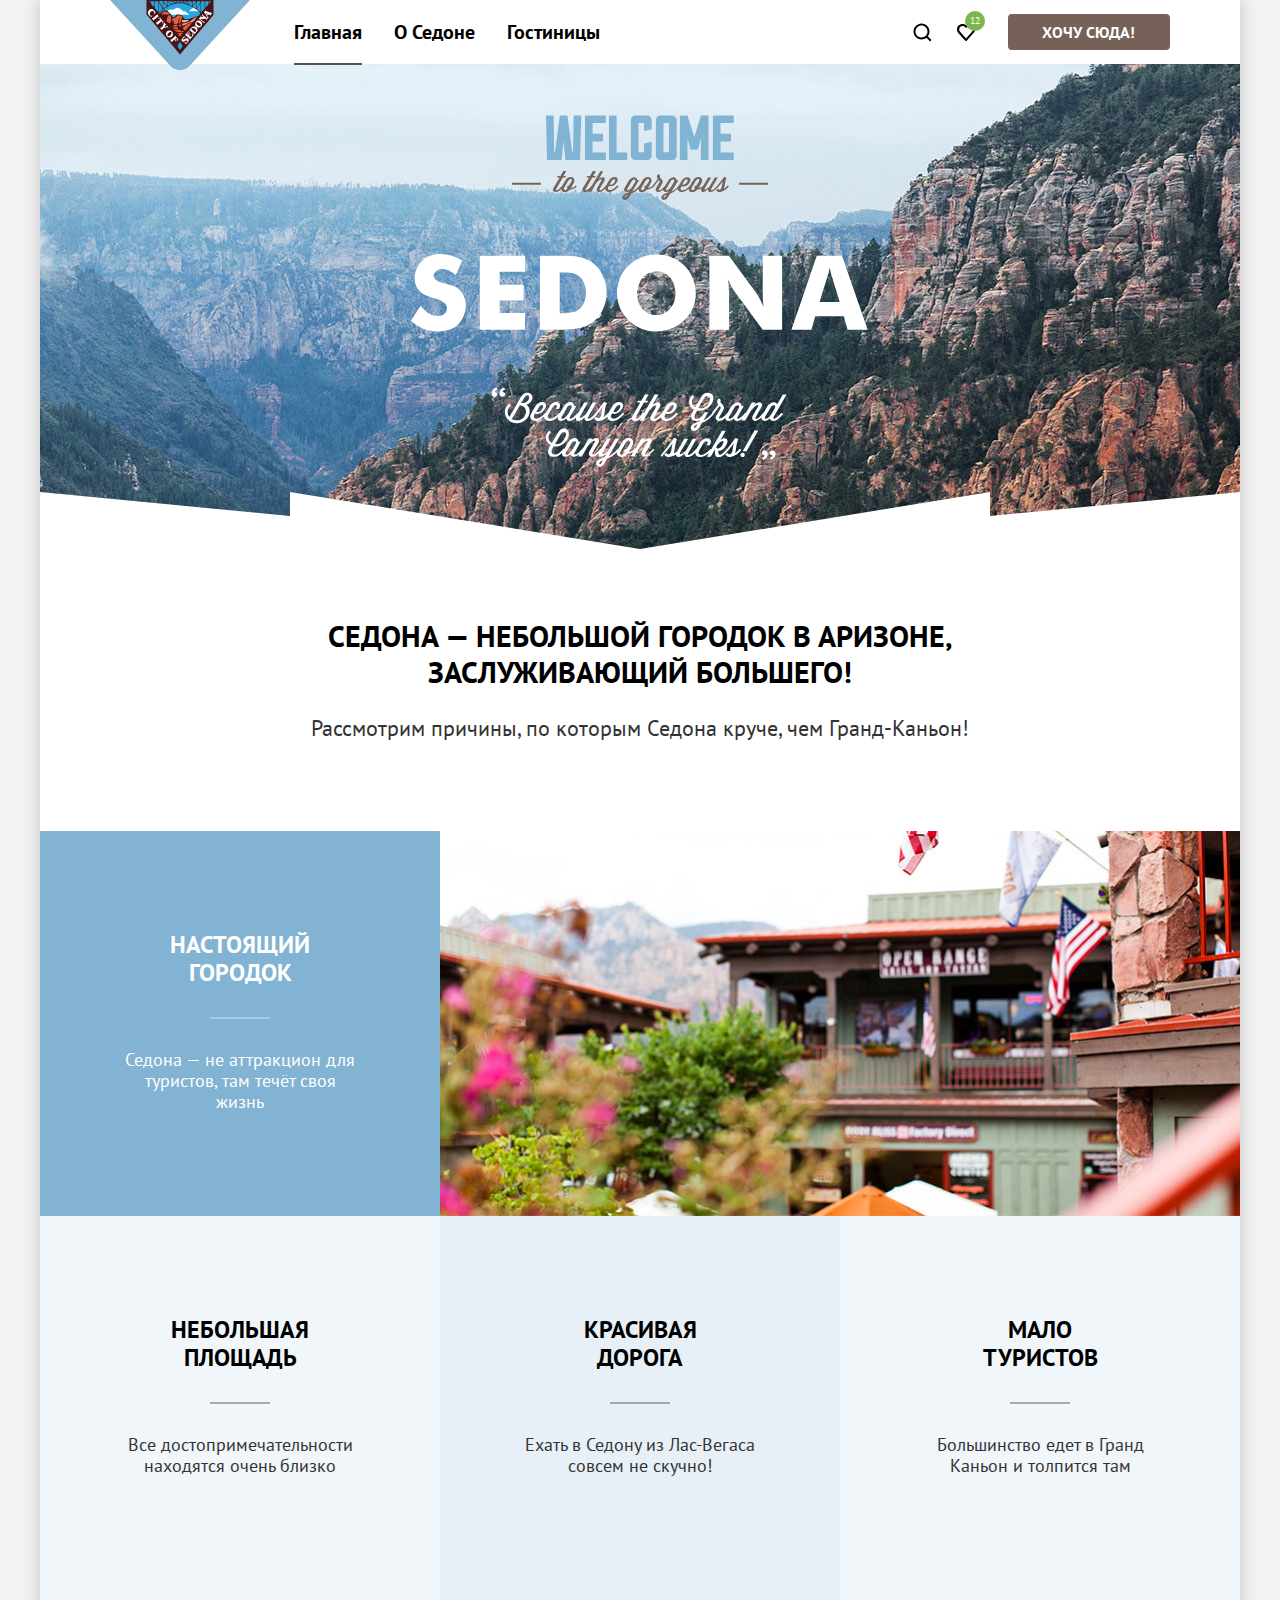
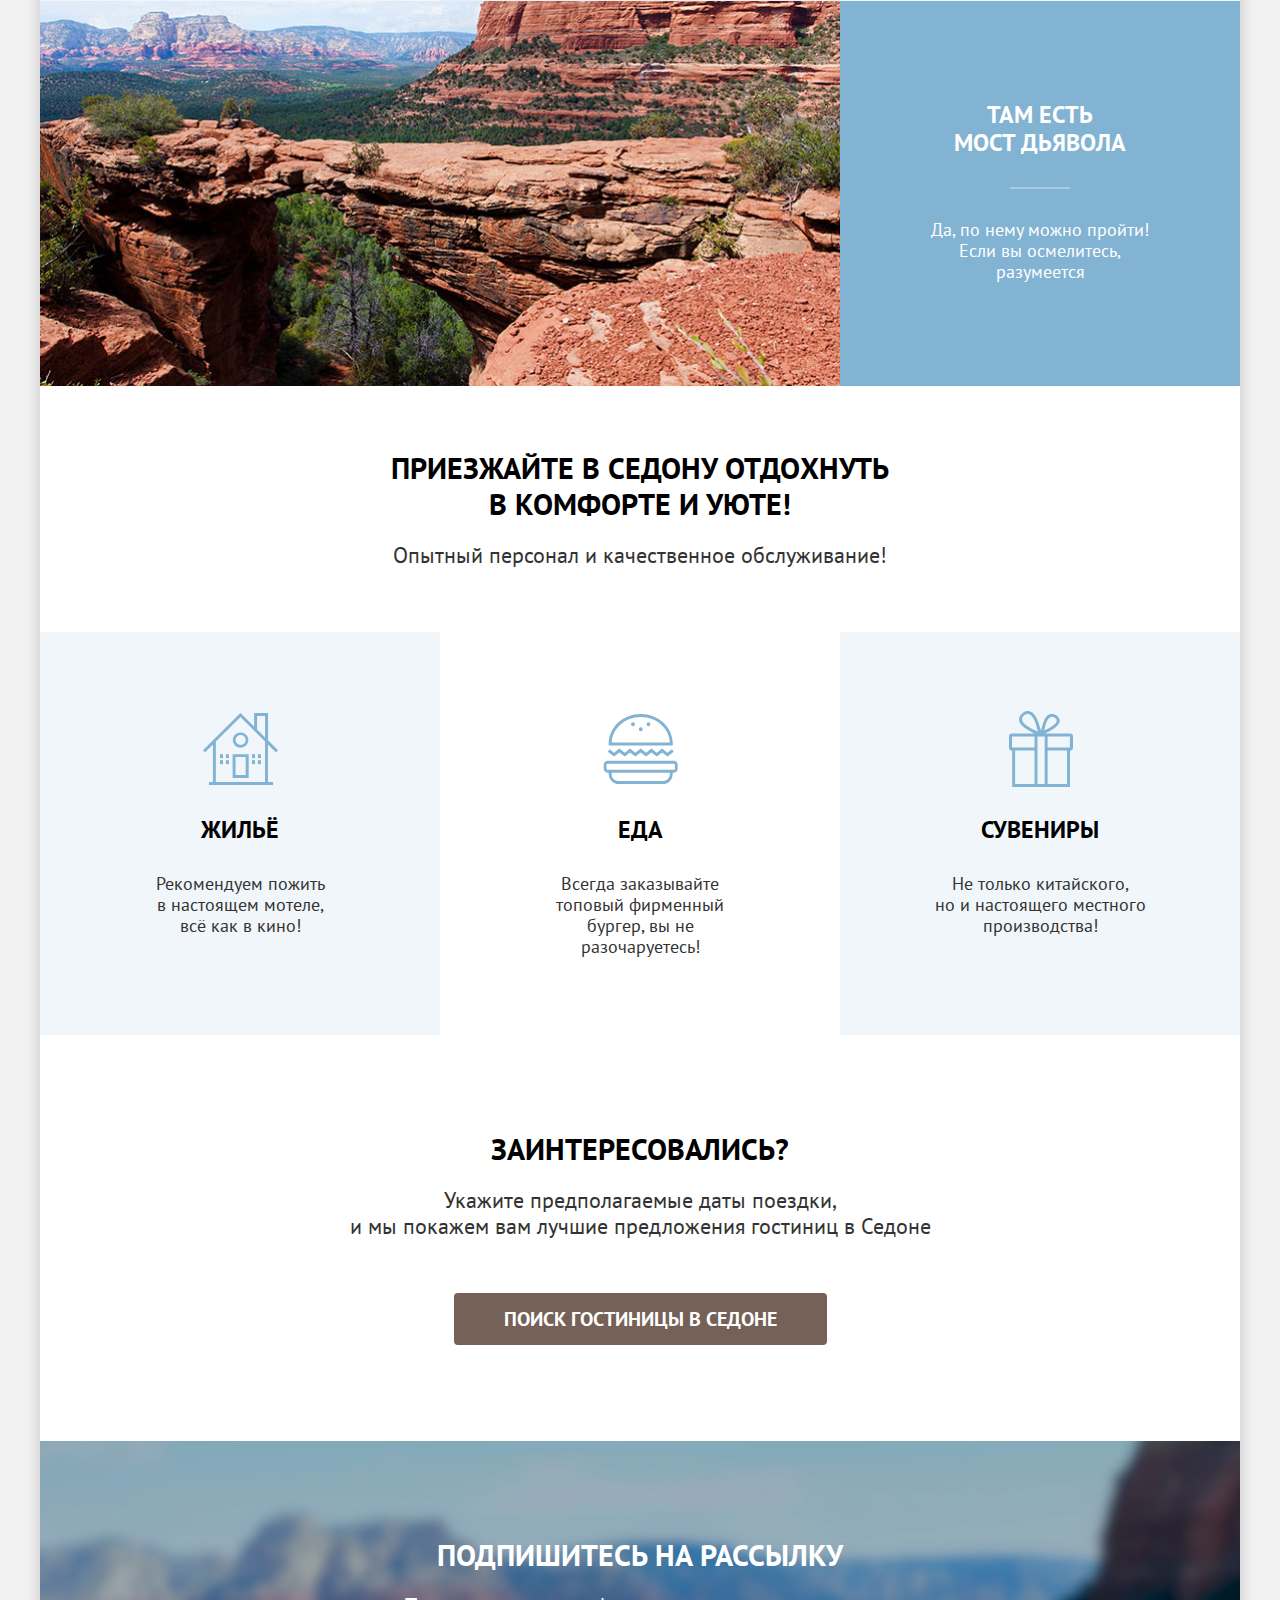
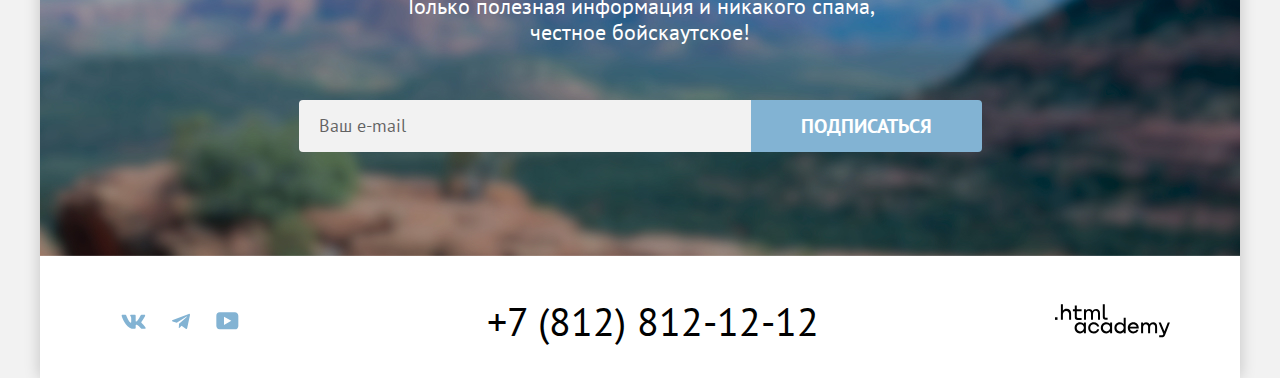
<file: index.html>
<!DOCTYPE html>
<html lang="ru">

  <head>
    <meta charset="utf-8">
    <title>HTML Academy: Седона</title>
    <link rel="stylesheet" href="styles/styles.css">
    <link rel="icon" href="favicon.ico">
    <link rel="icon" type="image/png" sizes="32x32" href="images/favicon.png">
  </head>

  <body>
    <div class="page-container">

      <header class="page-header" data-test="header">
        <a class="logo" href="index.html" aria-current="page">
          <img src="images/logo.svg" width="140" height="70" alt="Логотип городка Седона.">
        </a>
        <nav class="page-navigation">
          <ul class="navigation-list">
            <li class="navigation-item">
              <a class="navigation-link current-nav-link" href="index.html" aria-current="page">Главная</a>
            </li>
            <li class="navigation-item">
              <a class="navigation-link" href="#">О Седоне</a>
            </li>
            <li class="navigation-item">
              <a class="navigation-link" href="catalog.html">Гостиницы</a>
            </li>
          </ul>
          <ul class="user-navigation">
            <li class="user-navigation-item icon-item">
              <a class="nav-btn-icon btn-search" href="#">
                <span class="visually-hidden">Поиск по сайту</span>
              </a>
            </li>
            <li class="user-navigation-item icon-item">
              <a class="nav-btn-icon btn-favorite" href="#">
                <span class="visually-hidden">Избранное</span>
                <div class="favorite-list-counter">12</div>
              </a>
            </li>
            <li class="user-navigation-item special-nav-btn">
              <a class="main-btn btn-modal-nav js-btn-modal" href="modal.html">Хочу сюда!</a>
            </li>
          </ul>
        </nav>
      </header>
      <main class="main-index main-flex" data-test="main">
        <header class="main-header" data-test="hero">
          <h1 class="visually-hidden">Добро пожаловать в Седону</h1>
          <img class="welcome-pic" src="images/welcome-to-sedona.svg" width="458" height="352"
            alt="Welcome to the gorgeous Sedona - 'Because the Grand Canyon sucks!'.">
        </header>
        <section class="advantages lead-adv" data-test="advantages">
          <div class="lead-adv-text-container">
            <h2 class="visually-hidden">Преимущества</h2>
            <p class="slogan">Седона — небольшой городок в Аризоне, заслуживающий большего!</p>
            <p>Рассмотрим причины, по которым Седона круче, чем Гранд-Каньон!</p>
          </div>
          <ul class="adv-list lead-adv-list">
            <li class="adv-item adv-dark-bg adv-with-pic">
              <div class="adv-with-pic-text-container">
                <h3>Настоящий городок</h3>
                <p>Седона — не аттракцион для туристов, там течёт своя жизнь</p>
              </div>
              <img class="adv-pic" src="images/adv-pic-sedona-streets.jpg" width="800" height="385" alt="Улицы Седоны.">
            </li>
            <li class="adv-item adv-light-bg">
              <h3>Небольшая площадь</h3>
              <p>Все достопримечательности находятся очень близко</p>
            </li>
            <li class="adv-item adv-medium-bg">
              <h3>Красивая<br> дорога</h3>
              <p>Ехать в Седону из Лас-Вегаса совсем не скучно!</p>
            </li>
            <li class="adv-item adv-light-bg">
              <h3>Мало<br> туристов</h3>
              <p>Большинство едет в Гранд Каньон и толпится там</p>
            </li>
            <li class="adv-item adv-dark-bg adv-with-pic">
              <div class="adv-with-pic-text-container">
                <h3>Там есть<br> мост дьявола</h3>
                <p>Да, по нему можно пройти! Если вы осмелитесь, разумеется</p>
              </div>
              <img class="adv-pic adv-pic-reverse" src="images/adv-pic-devil-bridge.jpg" width="800" height="385"
                alt="Мост Дьявола.">
            </li>
          </ul>
        </section>
        <section class="advantages adv-service" data-test="service">
          <div class="adv-service-text-container">
            <h2 class="visually-hidden">Услуги</h2>
            <p class="slogan">Приезжайте в Седону отдохнуть в комфорте и уюте!</p>
            <p>Опытный персонал и качественное обслуживание!</p>
          </div>
          <ul class="adv-list adv-service-list">
            <li class="adv-service-item adv-service-home">
              <h3>Жильё</h3>
              <p>Рекомендуем пожить в&nbsp;настоящем мотеле,<br> всё как в кино!</p>
            </li>
            <li class="adv-service-item adv-service-food">
              <h3>Еда</h3>
              <p>Всегда заказывайте<br> топовый фирменный бургер, вы не разочаруетесь!</p>
            </li>
            <li class="adv-service-item adv-service-present">
              <h3>Сувениры</h3>
              <p>Не только китайского, но&nbsp;и&nbsp;настоящего местного производства!</p>
            </li>
          </ul>
        </section>
        <section class="booking" data-test="search">
          <h2>Заинтересовались?</h2>
          <p>Укажите предполагаемые даты поездки,<br> и мы покажем вам лучшие предложения гостиниц в Седоне</p>
          <a class="main-btn btn-catalog js-btn-modal" href="catalog.html">Поиск гостиницы в Седоне</a>
        </section>
        <section class="subscribe extra-subscribe" data-test="subscribe">
          <h2>Подпишитесь на рассылку</h2>
          <p>Только полезная информация и никакого спама, честное бойскаутское!</p>
          <form class="subscribe-form" action="https://echo.htmlacademy.ru/" method="post">
            <label class="visually-hidden" for="subscribe-field">Ваш e-mail</label>
            <input class="subscribe-form-input" id="subscribe-field" type="email" name="subscribe-mail"
              placeholder="Ваш e-mail" required>
            <button class="sub-btn subscribe-submit-btn" type="submit">Подписаться</button>
          </form>
        </section>
      </main>
      <footer class="page-footer" data-test="footer">
        <section class="footer-social">
          <h2 class="visually-hidden">Мы в социальных сетях</h2>
          <ul class="social-list">
            <li class="social-list-item">
              <a class="btn-social" href="https://vk.com/htmlacademy">
                <span class="visually-hidden">Vkontakte</span>
                <svg class="social-icon" xmlns="http://www.w3.org/2000/svg" width="25" height="15" viewBox="0 0 25 15"
                  fill="currentcolor" role="img" aria-label="Логотип 'В контакте'.">
                  <path fill-rule="evenodd" clip-rule="evenodd"
                    d="M24.1164 1.80445C24.2824 1.25845 24.1164 0.856445 23.3214 0.856445H20.6964C20.0284 0.856445 19.7204 1.20345 19.5534 1.58645C19.5534 1.58645 18.2184 4.78245 16.3274 6.85845C15.7154 7.46045 15.4374 7.65145 15.1034 7.65145C14.9364 7.65145 14.6854 7.46045 14.6854 6.91345V1.80445C14.6854 1.14845 14.5014 0.856445 13.9454 0.856445H9.81738C9.40038 0.856445 9.14938 1.16045 9.14938 1.44945C9.14938 2.07045 10.0954 2.21445 10.1924 3.96245V7.76045C10.1924 8.59345 10.0394 8.74444 9.70538 8.74444C8.81538 8.74444 6.65038 5.53345 5.36538 1.85945C5.11638 1.14445 4.86438 0.856445 4.19338 0.856445H1.56638C0.816382 0.856445 0.666382 1.20345 0.666382 1.58645C0.666382 2.26845 1.55638 5.65645 4.81138 10.1374C6.98138 13.1974 10.0364 14.8564 12.8194 14.8564C14.4884 14.8564 14.6944 14.4884 14.6944 13.8534V11.5404C14.6944 10.8034 14.8524 10.6564 15.3814 10.6564C15.7714 10.6564 16.4384 10.8484 17.9964 12.3234C19.7764 14.0724 20.0694 14.8564 21.0714 14.8564H23.6964C24.4464 14.8564 24.8224 14.4884 24.6064 13.7604C24.3684 13.0364 23.5184 11.9854 22.3914 10.7384C21.7794 10.0284 20.8614 9.26345 20.5824 8.88045C20.1934 8.38945 20.3044 8.17044 20.5824 7.73345C20.5824 7.73345 23.7824 3.30745 24.1154 1.80445H24.1164Z" />
                </svg>
              </a>
            </li>
            <li class="social-list-item">
              <a class="btn-social" href="https://t.me/htmlacademy">
                <span class="visually-hidden">Telegram</span>
                <svg class="social-icon" xmlns="http://www.w3.org/2000/svg" width="18" height="17" viewBox="0 0 18 17"
                  fill="currentcolor" role="img" aria-label="Логотип 'Telegram'.">
                  <path
                    d="M16.785 0.955705L0.840489 7.1042C-0.247661 7.54126 -0.241365 8.14828 0.640845 8.41897L4.73445 9.69597L14.2058 3.72014C14.6537 3.44766 15.0629 3.59424 14.7265 3.89281L7.05283 10.8183H7.05103L7.05283 10.8192L6.77045 15.0387C7.18413 15.0387 7.36669 14.8489 7.59871 14.625L9.58705 12.6915L13.7229 15.7464C14.4855 16.1664 15.0332 15.9506 15.2229 15.0405L17.9379 2.2453C18.2158 1.13107 17.5126 0.626562 16.785 0.955705Z" />
                </svg>
              </a>
            </li>
            <li class="social-list-item">
              <a class="btn-social" href="https://www.youtube.com/user/htmlacademyru">
                <span class="visually-hidden">Youtube</span>
                <svg class="social-icon" xmlns="http://www.w3.org/2000/svg" width="23" height="18" viewBox="0 0 23 18"
                  fill="currentcolor" role="img" aria-label="Логотип 'You Tube'.">
                  <path
                    d="M18.9402 0.356445H3.50738C1.64668 0.356445 0.333252 1.9502 0.333252 3.75645V13.8502C0.333252 15.7627 1.64668 17.3564 3.50738 17.3564H19.1591C20.8009 17.3564 22.3333 15.7627 22.3333 13.9564V3.75645C22.1143 1.9502 20.8009 0.356445 18.9402 0.356445ZM7.99494 12.8939V4.81894L15.3283 8.85645L7.99494 12.8939Z" />
                </svg>
              </a>
            </li>
          </ul>
        </section>
        <section class="footer-contacts">
          <h2 class="visually-hidden">Контакты</h2>
          <a class="footer-contacts-phone" href="tel:+78128121212">+7 (812) 812-12-12</a>
        </section>
        <section class="about-developer">
          <h2 class="visually-hidden">Сделано в 'html academy'</h2>
          <a class="about-developer-contacts" href="https://htmlacademy.ru/">
            <svg class="developer-logo" xmlns="http://www.w3.org/2000/svg" width="115" height="34" viewBox="0 0 115 34"
              fill="currentcolor" role="img" aria-label="Логотип 'html academy'.">
              <path d="M0 13.2564V15.8564H2.5V13.2564H0Z" />
              <path
                d="M11.6 4.85645C10 4.85645 8.8 5.55645 8 6.55645H7.9V0.356445H5.9V15.8564H7.9V10.5564C7.9 8.45645 9.2 6.95645 11.2 6.95645C13 6.95645 14.1 8.35645 14.1 10.1564V15.8564H16.1V9.75644C16.2 6.75644 14.3 4.85645 11.6 4.85645Z" />
              <path
                d="M26.6 5.15645H21.8V1.45645H19.8V5.25645H17.9V7.25645H19.8V13.2564C19.8 14.9564 20.8 15.9564 22.5 15.9564H26.6V13.9564H22.9C22.2 13.9564 21.8 13.5564 21.8 12.8564V7.15645H26.6V5.15645Z" />
              <path
                d="M41.1 4.95645C39.5 4.95645 38.2 5.75644 37.6 7.05645H37.5C36.9 5.85645 35.7 4.95645 34.1 4.95645C32.7 4.95645 31.6 5.75645 31 6.75645H30.9V5.15645H29V15.7564H31V10.3564C31 8.35645 32 6.85645 33.6 6.85645C35.1 6.85645 36 7.85645 36 9.45645V15.7564H38V10.1564C38 7.75645 39.4 6.85645 40.6 6.85645C42.1 6.85645 43 7.85645 43 9.45645V15.7564H45V9.25644C45.1 6.75644 43.6 4.95645 41.1 4.95645Z" />
              <path
                d="M47.8 13.0564C47.8 14.7564 48.8 15.7564 50.6 15.7564H52.6V13.7564H50.9C50.2 13.7564 49.8 13.3564 49.8 12.6564V0.356445H47.8V13.0564Z" />
              <path
                d="M28.9 20.0564C28 18.9564 26.7 18.2564 25 18.2564C21.9 18.2564 19.6 20.5564 19.6 23.8564C19.6 27.1564 21.9 29.4564 25 29.4564C26.8 29.4564 28 28.6564 28.8 27.5564H28.9V29.1564H30.9V18.5564H28.9V20.0564ZM25.3 27.4564C23.1 27.4564 21.7 25.8564 21.7 23.8564C21.7 21.8564 23.1 20.2564 25.3 20.2564C27.5 20.2564 28.9 21.8564 28.9 23.8564C28.9 25.7564 27.5 27.4564 25.3 27.4564Z" />
              <path
                d="M44.2 22.3564C43.7 19.9564 41.6 18.2564 38.8 18.2564C35.4 18.2564 33.2 20.7564 33.2 23.8564C33.2 26.9564 35.4 29.4564 38.8 29.4564C41.6 29.4564 43.7 27.6564 44.2 25.2564H42.1C41.7 26.5564 40.4 27.5564 38.8 27.5564C36.6 27.5564 35.2 25.9564 35.2 23.9564C35.2 21.9564 36.6 20.3564 38.8 20.3564C40.4 20.3564 41.6 21.3564 42.1 22.5564H44.2V22.3564Z" />
              <path
                d="M55.1 20.0564C54.2 18.9564 52.9 18.2564 51.2 18.2564C48.1 18.2564 45.8 20.5564 45.8 23.8564C45.8 27.1564 48.1 29.4564 51.2 29.4564C53 29.4564 54.2 28.6564 55 27.5564H55.1V29.1564H57.1V18.5564H55.1V20.0564ZM51.5 27.4564C49.3 27.4564 47.9 25.8564 47.9 23.8564C47.9 21.8564 49.3 20.2564 51.5 20.2564C53.7 20.2564 55.1 21.8564 55.1 23.8564C55.1 25.7564 53.6 27.4564 51.5 27.4564Z" />
              <path
                d="M68.7 20.1564C67.8 19.0564 66.5 18.2564 64.8 18.2564C61.7 18.2564 59.4 20.5564 59.4 23.8564C59.4 27.1564 61.6 29.4564 64.8 29.4564C66.5 29.4564 67.8 28.6564 68.6 27.6564H68.7V29.1564H70.7V13.7564H68.7V20.1564ZM65.1 27.4564C62.9 27.4564 61.5 25.8564 61.5 23.8564C61.5 21.8564 62.9 20.2564 65.1 20.2564C67.3 20.2564 68.7 21.8564 68.7 23.8564C68.6 25.8564 67.2 27.4564 65.1 27.4564Z" />
              <path
                d="M78.3 18.2564C75 18.2564 72.8 20.7564 72.8 23.8564C72.8 26.8564 74.9 29.4564 78.3 29.4564C80.8 29.4564 82.8 28.1564 83.5 25.8564H81.4C80.9 26.8564 79.8 27.4564 78.4 27.4564C76.5 27.4564 75.1 26.1564 75 24.5564H83.8C84 20.9564 81.8 18.2564 78.3 18.2564ZM78.3 20.1564C80 20.1564 81.3 21.1564 81.6 22.7564H75.1C75.4 21.2564 76.6 20.1564 78.3 20.1564Z" />
              <path
                d="M98.2 18.2564C96.6 18.2564 95.3 19.0564 94.6 20.2564H94.5C93.9 19.0564 92.7 18.2564 91.1 18.2564C89.7 18.2564 88.6 18.9564 88 20.0564V18.5564H86.1V29.1564H88.1V23.7564C88.1 21.7564 89.1 20.3564 90.7 20.2564C92.2 20.2564 93.1 21.2564 93.1 22.8564V29.1564H95.1V23.5564C95.1 21.1564 96.5 20.2564 97.7 20.2564C99.2 20.2564 100.1 21.2564 100.1 22.8564V29.1564H102.1V22.6564C102.2 20.0564 100.7 18.2564 98.2 18.2564Z" />
              <path
                d="M109.4 27.3564L105.8 18.4564H103.6L108.4 30.0564C108.1 30.9564 107.7 31.2564 106.7 31.2564H104.2V33.2564H106.7C108.5 33.2564 109.5 32.4564 110.2 30.6564L114.9 18.4564H112.8L109.4 27.3564Z" />
            </svg>
          </a>
        </section>
      </footer>
    </div>
    <!-- Что бы включить модальное окно, добавь к modal-container класс modal-active -->
    <div class="modal-container">
      <div class="modal modal-booking" data-test="modal">
        <button class="modal-close-btn" type="button">
          <span class="visually-hidden">Закрыть</span>
          <svg class="modal-close-btn-icon" xmlns="http://www.w3.org/2000/svg" width="15" height="15"
            viewBox="0 0 15 15" fill="currentcolor" role="img" aria-label="Закрыть модальное окно.">
            <path
              d="M14.4905 1.78288L13.1982 0.49057L7.49048 6.19826L1.78279 0.49057L0.490479 1.78288L6.19817 7.49057L0.490479 13.1983L1.78279 14.4906L7.49048 8.78288L13.1982 14.4906L14.4905 13.1983L8.78279 7.49057L14.4905 1.78288Z" />
          </svg>
        </button>
        <section class="modal-content">
          <h2 class="modal-title">Поиск гостиницы в Седоне</h2>
          <form class="modal-booking-form" action="https://echo.htmlacademy.ru/" method="post">
            <div class="modal-booking-form-container">
              <label class="modal-booking-form-label" for="arrival">Дата Заезда:</label>
              <input class="modal-booking-form-input modal-booking-form-date" id="arrival" type="text"
                name="arrival-date" placeholder="Укажите дату" value="27 апреля 2020" required>
              <p class="form-notification form-notificaton-alert">Мы не можем отправить вас в прошлое.</p>
            </div>
            <div class="modal-booking-form-container">
              <label class="modal-booking-form-label" for="departure">Дата Выезда:</label>
              <input class="modal-booking-form-input modal-booking-form-date" id="departure" type="text"
                name="departure-date" placeholder="Укажите дату" value="1 сентября 2023" required>
              <p class="form-notification">На эти даты есть свободные номера. Пока есть.</p>
            </div>
            <div class="modal-booking-form-lot-container">
              <label class="modal-booking-form-label modal-booking-form-label-lot" for="adult">Взрослые:</label>
              <div class="modal-booking-form-lot-wrapper">
                <button class="modal-booking-form-counter modal-booking-form-minus js-form-adult-minus" type="button">
                  <svg class="modal-booking-form-icon" xmlns="http://www.w3.org/2000/svg" width="14" height="2"
                    viewBox="0 0 14 2" fill="currentcolor" role="img" aria-label="Уменьшить число гостей.">
                    <path d="M0 0L0 2L14 2V0L0 0Z" />
                  </svg>
                </button>
                <input class="modal-booking-form-input modal-booking-form-lot js-form-adult-lot" id="adult"
                  type="number" name="adult" placeholder="0" max="999" value="2" required>
                <button class="modal-booking-form-counter modal-booking-form-plus js-form-adult-plus" type="button">
                  <svg class="modal-booking-form-icon" xmlns="http://www.w3.org/2000/svg" width="14" height="14"
                    viewBox="0 0 14 14" fill="currentcolor" role="img" aria-label="Увеличить число гостей.">
                    <path d="M14 6H8V0H6V6H0V8H6V14H8V8H14V6Z" />
                  </svg>
                </button>
              </div>
            </div>
            <div class="modal-booking-form-lot-container">
              <span class="modal-booking-form-label modal-booking-form-label-lot modal-booking-form-label-children">
                <label class="modal-booking-form-label" for="children">Дети:</label>
                <span class="tooltip">
                  <button class="tooltip-toggle" type="button" aria-labelledby="tooltip-label-children"></button>
                  <span class="tooltip-text" role="tooltip" id="tooltip-label-children">Укажите количество детей,
                    которые будут с вами, возраст которых от 6 до 18 лет. Дети до 6 лет размещаются бесплатно.</span>
                </span>
              </span>
              <div class="modal-booking-form-lot-wrapper">
                <button class="modal-booking-form-counter modal-booking-form-minus js-form-child-minus" type="button">
                  <svg class="modal-booking-form-icon" xmlns="http://www.w3.org/2000/svg" width="14" height="2"
                    viewBox="0 0 14 2" fill="currentcolor" role="img" aria-label="Уменьшить число гостей.">
                    <path d="M0 0L0 2L14 2V0L0 0Z" />
                  </svg>
                </button>
                <input class="modal-booking-form-input modal-booking-form-lot js-form-child-lot" id="children"
                  type="number" name="children" placeholder="0" max="999" value="2" required>
                <button class="modal-booking-form-counter modal-booking-form-plus js-form-child-plus" type="button">
                  <svg class="modal-booking-form-icon" xmlns="http://www.w3.org/2000/svg" width="14" height="14"
                    viewBox="0 0 14 14" fill="currentcolor" role="img" aria-label="Увеличить число гостей.">
                    <path d="M14 6H8V0H6V6H0V8H6V14H8V8H14V6Z" />
                  </svg>
                </button>
              </div>
            </div>
            <button class="sub-btn modal-booking-btn" type="submit">Найти</button>
          </form>
        </section>
      </div>
    </div>
    <script src="js/script.js"></script>
  </body>

</html>
</file>
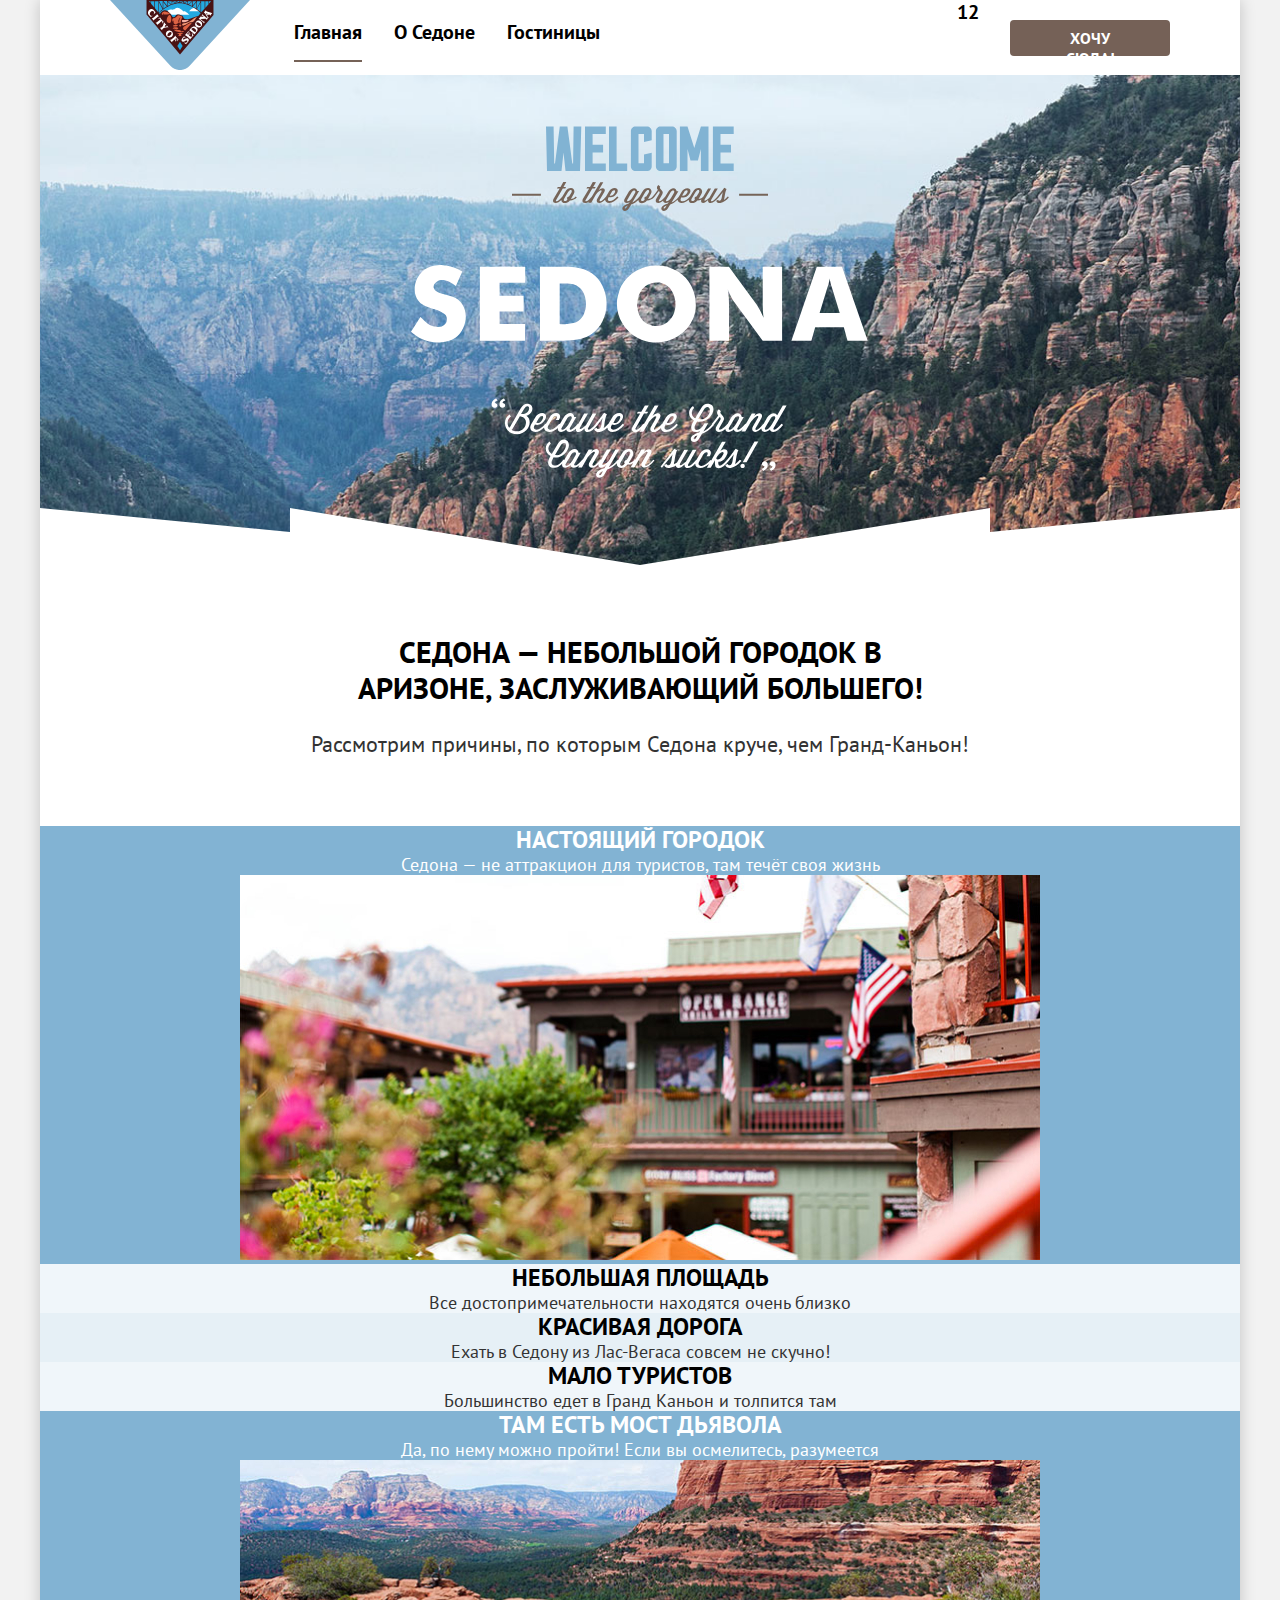
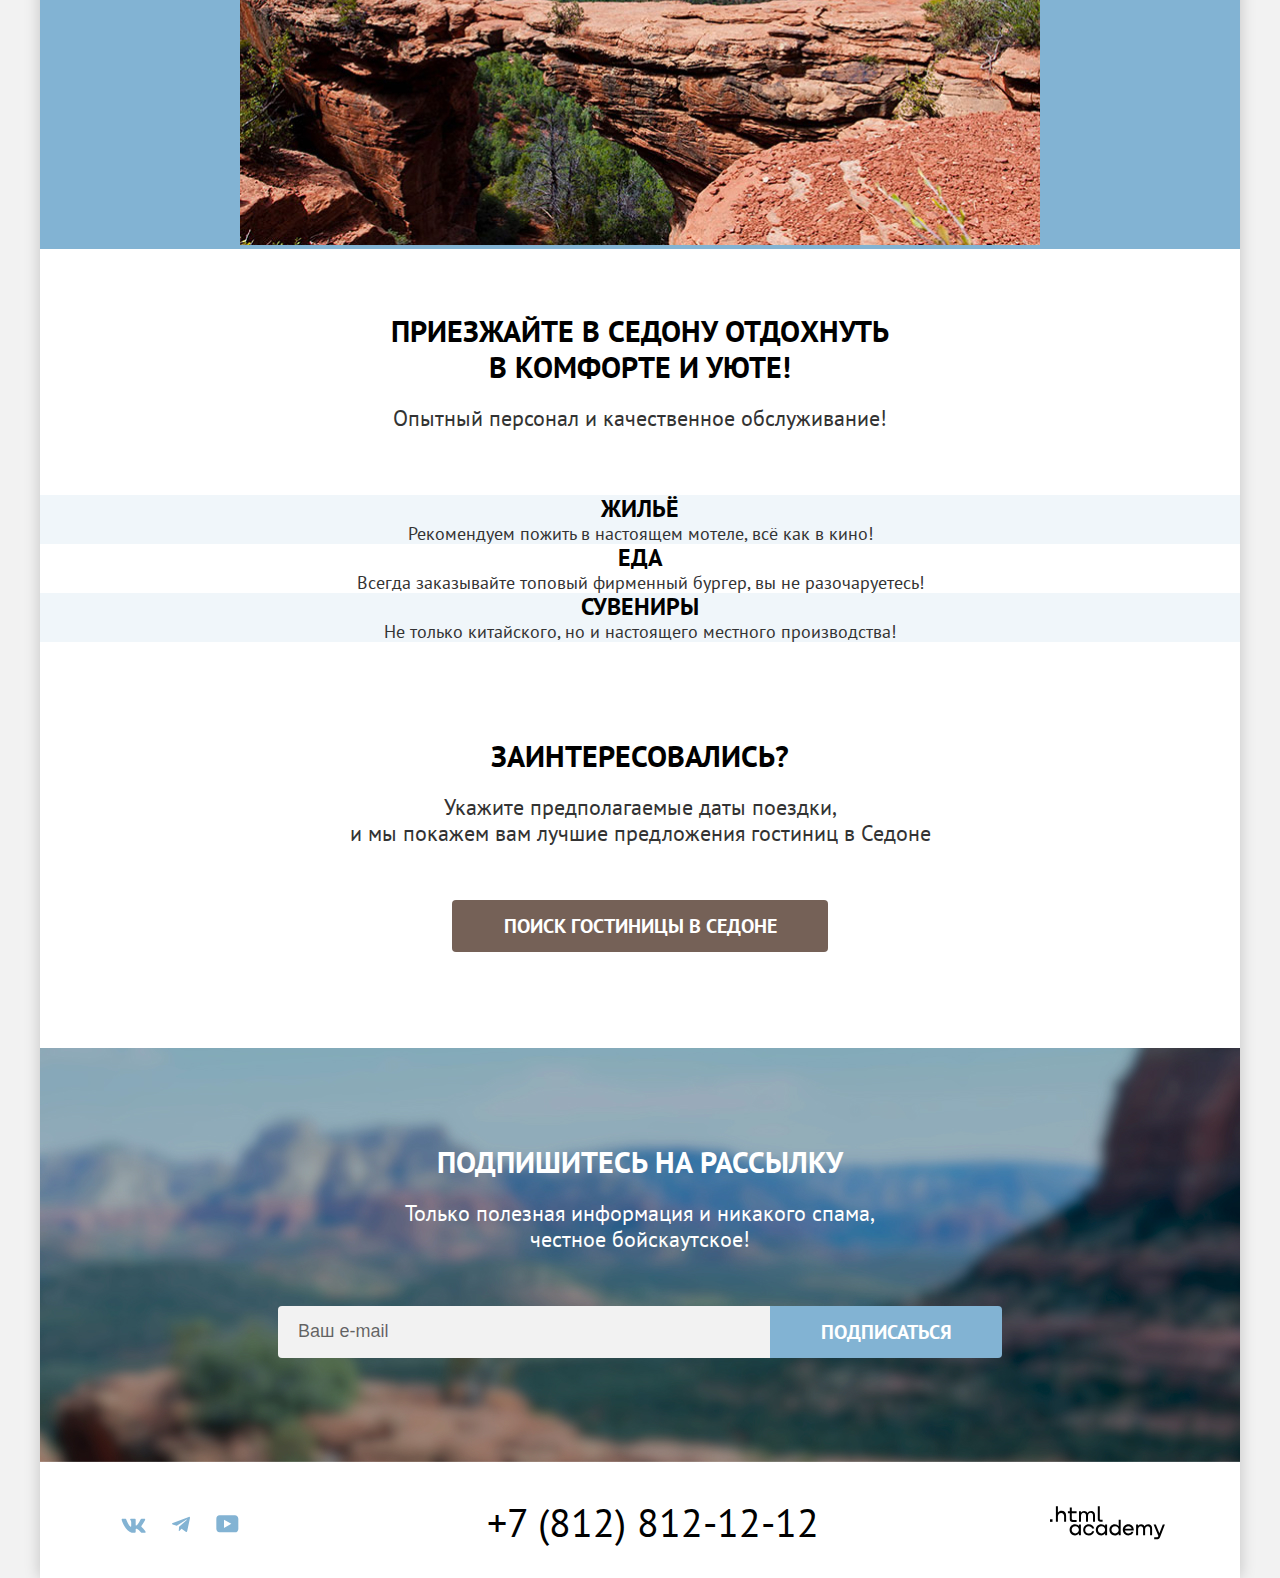
<file: 4/index.html>
<!DOCTYPE html>
<html lang="ru">

  <head>
    <meta charset="utf-8">
    <title>HTML Academy: Седона</title>
    <link rel="stylesheet" href="styles/styles.css">
    <base href="https://htmlacademy-htmlcss.github.io/2417271-sedona-38/4/">
</head>

  <body>
    <div class="page-container">

      <header class="page-header">
        <a href="index.html" aria-current="page" class="logo">
          <img src="images/logo.svg" width="140" height="70" alt="Логотип городка Седона">
        </a>
        <nav class="page-navigation">
          <ul class="navigation-list">
            <li class="navigation-item">
              <a href="index.html" aria-current="page" class="navigation-link active-nav-item">Главная</a>
            </li>
            <li class="navigation-item">
              <a href="#" class="navigation-link">О Седоне</a>
            </li>
            <li class="navigation-item">
              <a href="catalog.html" class="navigation-link">Гостиницы</a>
            </li>
          </ul>
          <ul class="user-navigation">
            <li class="user-navigation-item icon-item">
              <a class="nav-btn-icon btn-search" href="#">
                <span class="visually-hidden">Поиск по сайту</span>
              </a>
            </li>
            <li class="user-navigation-item icon-item">
              <a class="nav-btn-icon btn-favorite" href="#">
                <span class="visually-hidden">Избранное</span>
                <span class="favorite-list-counter">12</span>
              </a>
            </li>
            <li class="user-navigation-item special-nav-btn">
              <a class="btn btn-modal" href="#">Хочу сюда!</a>
            </li>
          </ul>
        </nav>
      </header>
      <main class="main-index main-flex">
        <header class="main-header">
          <h1 class="visually-hidden">Добро пожаловать в Седону</h1>
          <img class="welcome-pic" src="images/welcome-to-sedona.svg" width="458" height="352"
            alt="Welcome to the gorgeous Sedona - 'Because the Grand Canyon sucks!">
        </header>
        <section class="advantages lead-adv">
          <div class="lead-adv-text-container">
            <h2 class="visually-hidden">Преимущества</h2>
            <p class="slogan">Седона — небольшой городок в Аризоне, заслуживающий большего!</p>
            <p>Рассмотрим причины, по которым Седона круче, чем Гранд-Каньон!</p>
          </div>
          <ul class="adv-list lead-adv-list">
            <li class="adv-item adv-dark-bg">
              <h3>Настоящий городок</h3>
              <p>Седона — не аттракцион для туристов, там течёт своя жизнь</p>
              <img class="adv-pic" src="images/adv-pic-sedona-streets.jpg" width="800" height="385" alt="Улицы Седоны">
            </li>
            <li class="adv-item adv-light-bg">
              <h3>Небольшая площадь</h3>
              <p>Все достопримечательности находятся очень близко</p>
            </li>
            <li class="adv-item adv-medium-bg">
              <h3>Красивая дорога</h3>
              <p>Ехать в Седону из Лас-Вегаса совсем не скучно!</p>
            </li>
            <li class="adv-item adv-light-bg">
              <h3>Мало туристов</h3>
              <p>Большинство едет в Гранд Каньон и толпится там</p>
            </li>
            <li class="adv-item adv-dark-bg">
              <h3>Там есть мост дьявола</h3>
              <p>Да, по нему можно пройти! Если вы осмелитесь, разумеется</p>
              <img class="adv-pic" src="images/adv-pic-devil-bridge.jpg" width="800" height="385" alt="Мост Дьявола">
            </li>
          </ul>
        </section>
        <section class="advantages adv-service">
          <div class="adv-service-text-container">
            <h2 class="visually-hidden">Услуги</h2>
            <p class="slogan">Приезжайте в Седону отдохнуть в комфорте и уюте!</p>
            <p>Опытный персонал и качественное обслуживание!</p>
          </div>
          <ul class="adv-list adv-service-list">
            <li class="adv-service-item adv-service-home">
              <h3>Жильё</h3>
              <p>Рекомендуем пожить в настоящем мотеле, всё как в кино!</p>
            </li>
            <li class="adv-service-item adv-service-food">
              <h3>Еда</h3>
              <p>Всегда заказывайте топовый фирменный бургер, вы не разочаруетесь!</p>
            </li>
            <li class="adv-service-item adv-service-present">
              <h3>Сувениры</h3>
              <p>Не только китайского, но и настоящего местного производства!</p>
            </li>
          </ul>
        </section>
        <section class="booking">
          <h2>Заинтересовались?</h2>
          <p>Укажите предполагаемые даты поездки,</br> и мы покажем вам лучшие предложения гостиниц в Седоне</p>
          <a href="catalog.html" class="btn btn-catalog">Поиск гостиницы в Седоне</a>
        </section>
        <section class="subscribe extra-subscribe">
          <h2>Подпишитесь на рассылку</h2>
          <p>Только полезная информация и никакого спама, честное бойскаутское!</p>
          <form class="subscribe-form" action="https://echo.htmlacademy.ru/" method="post">
            <label class="visually-hidden" for="subscribe-field">Ваш e-mail</label>
            <input class="subscribe-form-input" type="email" name="subscribe-mail" id="subscribe-field" placeholder="Ваш e-mail">
            <input class="button subscribe-submit-btn" type="submit" value="Подписаться">
          </form>
        </section>
      </main>
      <footer class="page-footer">
        <section class="footer-social">
          <h2 class="visually-hidden">Мы в социальных сетях</h2>
          <ul class="social-list">
            <li class="social-list-item">
              <a class="btn-icon btn-social" href="https://vk.com/htmlacademy">
                <span class="visually-hidden">Vkontakte</span>
                <svg class="social-icon" xmlns="http://www.w3.org/2000/svg" width="25" height="15" viewBox="0 0 25 15"
                  fill="none" role="img" aria-label="Логотип 'В контакте'">
                  <path fill-rule="evenodd" clip-rule="evenodd"
                    d="M24.1164 1.80445C24.2824 1.25845 24.1164 0.856445 23.3214 0.856445H20.6964C20.0284 0.856445 19.7204 1.20345 19.5534 1.58645C19.5534 1.58645 18.2184 4.78245 16.3274 6.85845C15.7154 7.46045 15.4374 7.65145 15.1034 7.65145C14.9364 7.65145 14.6854 7.46045 14.6854 6.91345V1.80445C14.6854 1.14845 14.5014 0.856445 13.9454 0.856445H9.81738C9.40038 0.856445 9.14938 1.16045 9.14938 1.44945C9.14938 2.07045 10.0954 2.21445 10.1924 3.96245V7.76045C10.1924 8.59345 10.0394 8.74444 9.70538 8.74444C8.81538 8.74444 6.65038 5.53345 5.36538 1.85945C5.11638 1.14445 4.86438 0.856445 4.19338 0.856445H1.56638C0.816382 0.856445 0.666382 1.20345 0.666382 1.58645C0.666382 2.26845 1.55638 5.65645 4.81138 10.1374C6.98138 13.1974 10.0364 14.8564 12.8194 14.8564C14.4884 14.8564 14.6944 14.4884 14.6944 13.8534V11.5404C14.6944 10.8034 14.8524 10.6564 15.3814 10.6564C15.7714 10.6564 16.4384 10.8484 17.9964 12.3234C19.7764 14.0724 20.0694 14.8564 21.0714 14.8564H23.6964C24.4464 14.8564 24.8224 14.4884 24.6064 13.7604C24.3684 13.0364 23.5184 11.9854 22.3914 10.7384C21.7794 10.0284 20.8614 9.26345 20.5824 8.88045C20.1934 8.38945 20.3044 8.17044 20.5824 7.73345C20.5824 7.73345 23.7824 3.30745 24.1154 1.80445H24.1164Z"
                    fill="#83B3D3" />
                </svg>
              </a>
            </li>
            <li class="social-list-item">
              <a class="btn-icon btn-social" href="https://t.me/htmlacademy">
                <span class="visually-hidden">Telegram</span>
                <svg class="social-icon" xmlns="http://www.w3.org/2000/svg" width="18" height="17" viewBox="0 0 18 17"
                  fill="none" role="img" aria-label="Логотип 'Telegram'">
                  <path
                    d="M16.785 0.955705L0.840489 7.1042C-0.247661 7.54126 -0.241365 8.14828 0.640845 8.41897L4.73445 9.69597L14.2058 3.72014C14.6537 3.44766 15.0629 3.59424 14.7265 3.89281L7.05283 10.8183H7.05103L7.05283 10.8192L6.77045 15.0387C7.18413 15.0387 7.36669 14.8489 7.59871 14.625L9.58705 12.6915L13.7229 15.7464C14.4855 16.1664 15.0332 15.9506 15.2229 15.0405L17.9379 2.2453C18.2158 1.13107 17.5126 0.626562 16.785 0.955705Z"
                    fill="#83B3D3" />
                </svg>
              </a>
            </li>
            <li class="social-list-item">
              <a class="btn-icon btn-social" href="https://www.youtube.com/user/htmlacademyru">
                <span class="visually-hidden">Youtube</span>
                <svg class="social-icon" xmlns="http://www.w3.org/2000/svg" width="23" height="18" viewBox="0 0 23 18"
                  fill="none" role="img" aria-label="Логотип 'You Tube'">
                  <path
                    d="M18.9402 0.356445H3.50738C1.64668 0.356445 0.333252 1.9502 0.333252 3.75645V13.8502C0.333252 15.7627 1.64668 17.3564 3.50738 17.3564H19.1591C20.8009 17.3564 22.3333 15.7627 22.3333 13.9564V3.75645C22.1143 1.9502 20.8009 0.356445 18.9402 0.356445ZM7.99494 12.8939V4.81894L15.3283 8.85645L7.99494 12.8939Z"
                    fill="#83B3D3" />
                </svg>
              </a>
            </li>
          </ul>
        </section>
        <section class="footer-contacts">
          <h2 class="visually-hidden">Контакты</h2>
          <a class="footer-contacts-phone" href="tel:+78128121212">+7 (812) 812-12-12</a>
        </section>
        <section class="about-developer">
          <h2 class="visually-hidden">Сделано в 'html academy'</h2>
          <a class="about-developer-contacts" href="https://htmlacademy.ru/">
            <svg class="developer-logo" xmlns="http://www.w3.org/2000/svg" width="115" height="34" viewBox="0 0 115 34"
              fill="none" role="img" aria-label="Логотип 'html academy'">
              <path d="M0 13.2564V15.8564H2.5V13.2564H0Z" fill="black" />
              <path
                d="M11.6 4.85645C10 4.85645 8.8 5.55645 8 6.55645H7.9V0.356445H5.9V15.8564H7.9V10.5564C7.9 8.45645 9.2 6.95645 11.2 6.95645C13 6.95645 14.1 8.35645 14.1 10.1564V15.8564H16.1V9.75644C16.2 6.75644 14.3 4.85645 11.6 4.85645Z"
                fill="black" />
              <path
                d="M26.6 5.15645H21.8V1.45645H19.8V5.25645H17.9V7.25645H19.8V13.2564C19.8 14.9564 20.8 15.9564 22.5 15.9564H26.6V13.9564H22.9C22.2 13.9564 21.8 13.5564 21.8 12.8564V7.15645H26.6V5.15645Z"
                fill="black" />
              <path
                d="M41.1 4.95645C39.5 4.95645 38.2 5.75644 37.6 7.05645H37.5C36.9 5.85645 35.7 4.95645 34.1 4.95645C32.7 4.95645 31.6 5.75645 31 6.75645H30.9V5.15645H29V15.7564H31V10.3564C31 8.35645 32 6.85645 33.6 6.85645C35.1 6.85645 36 7.85645 36 9.45645V15.7564H38V10.1564C38 7.75645 39.4 6.85645 40.6 6.85645C42.1 6.85645 43 7.85645 43 9.45645V15.7564H45V9.25644C45.1 6.75644 43.6 4.95645 41.1 4.95645Z"
                fill="black" />
              <path
                d="M47.8 13.0564C47.8 14.7564 48.8 15.7564 50.6 15.7564H52.6V13.7564H50.9C50.2 13.7564 49.8 13.3564 49.8 12.6564V0.356445H47.8V13.0564Z"
                fill="black" />
              <path
                d="M28.9 20.0564C28 18.9564 26.7 18.2564 25 18.2564C21.9 18.2564 19.6 20.5564 19.6 23.8564C19.6 27.1564 21.9 29.4564 25 29.4564C26.8 29.4564 28 28.6564 28.8 27.5564H28.9V29.1564H30.9V18.5564H28.9V20.0564ZM25.3 27.4564C23.1 27.4564 21.7 25.8564 21.7 23.8564C21.7 21.8564 23.1 20.2564 25.3 20.2564C27.5 20.2564 28.9 21.8564 28.9 23.8564C28.9 25.7564 27.5 27.4564 25.3 27.4564Z"
                fill="black" />
              <path
                d="M44.2 22.3564C43.7 19.9564 41.6 18.2564 38.8 18.2564C35.4 18.2564 33.2 20.7564 33.2 23.8564C33.2 26.9564 35.4 29.4564 38.8 29.4564C41.6 29.4564 43.7 27.6564 44.2 25.2564H42.1C41.7 26.5564 40.4 27.5564 38.8 27.5564C36.6 27.5564 35.2 25.9564 35.2 23.9564C35.2 21.9564 36.6 20.3564 38.8 20.3564C40.4 20.3564 41.6 21.3564 42.1 22.5564H44.2V22.3564Z"
                fill="black" />
              <path
                d="M55.1 20.0564C54.2 18.9564 52.9 18.2564 51.2 18.2564C48.1 18.2564 45.8 20.5564 45.8 23.8564C45.8 27.1564 48.1 29.4564 51.2 29.4564C53 29.4564 54.2 28.6564 55 27.5564H55.1V29.1564H57.1V18.5564H55.1V20.0564ZM51.5 27.4564C49.3 27.4564 47.9 25.8564 47.9 23.8564C47.9 21.8564 49.3 20.2564 51.5 20.2564C53.7 20.2564 55.1 21.8564 55.1 23.8564C55.1 25.7564 53.6 27.4564 51.5 27.4564Z"
                fill="black" />
              <path
                d="M68.7 20.1564C67.8 19.0564 66.5 18.2564 64.8 18.2564C61.7 18.2564 59.4 20.5564 59.4 23.8564C59.4 27.1564 61.6 29.4564 64.8 29.4564C66.5 29.4564 67.8 28.6564 68.6 27.6564H68.7V29.1564H70.7V13.7564H68.7V20.1564ZM65.1 27.4564C62.9 27.4564 61.5 25.8564 61.5 23.8564C61.5 21.8564 62.9 20.2564 65.1 20.2564C67.3 20.2564 68.7 21.8564 68.7 23.8564C68.6 25.8564 67.2 27.4564 65.1 27.4564Z"
                fill="black" />
              <path
                d="M78.3 18.2564C75 18.2564 72.8 20.7564 72.8 23.8564C72.8 26.8564 74.9 29.4564 78.3 29.4564C80.8 29.4564 82.8 28.1564 83.5 25.8564H81.4C80.9 26.8564 79.8 27.4564 78.4 27.4564C76.5 27.4564 75.1 26.1564 75 24.5564H83.8C84 20.9564 81.8 18.2564 78.3 18.2564ZM78.3 20.1564C80 20.1564 81.3 21.1564 81.6 22.7564H75.1C75.4 21.2564 76.6 20.1564 78.3 20.1564Z"
                fill="black" />
              <path
                d="M98.2 18.2564C96.6 18.2564 95.3 19.0564 94.6 20.2564H94.5C93.9 19.0564 92.7 18.2564 91.1 18.2564C89.7 18.2564 88.6 18.9564 88 20.0564V18.5564H86.1V29.1564H88.1V23.7564C88.1 21.7564 89.1 20.3564 90.7 20.2564C92.2 20.2564 93.1 21.2564 93.1 22.8564V29.1564H95.1V23.5564C95.1 21.1564 96.5 20.2564 97.7 20.2564C99.2 20.2564 100.1 21.2564 100.1 22.8564V29.1564H102.1V22.6564C102.2 20.0564 100.7 18.2564 98.2 18.2564Z"
                fill="black" />
              <path
                d="M109.4 27.3564L105.8 18.4564H103.6L108.4 30.0564C108.1 30.9564 107.7 31.2564 106.7 31.2564H104.2V33.2564H106.7C108.5 33.2564 109.5 32.4564 110.2 30.6564L114.9 18.4564H112.8L109.4 27.3564Z"
                fill="black" />
            </svg>
          </a>
        </section>
      </footer>
    </div>
  </body>

</html>
</file>
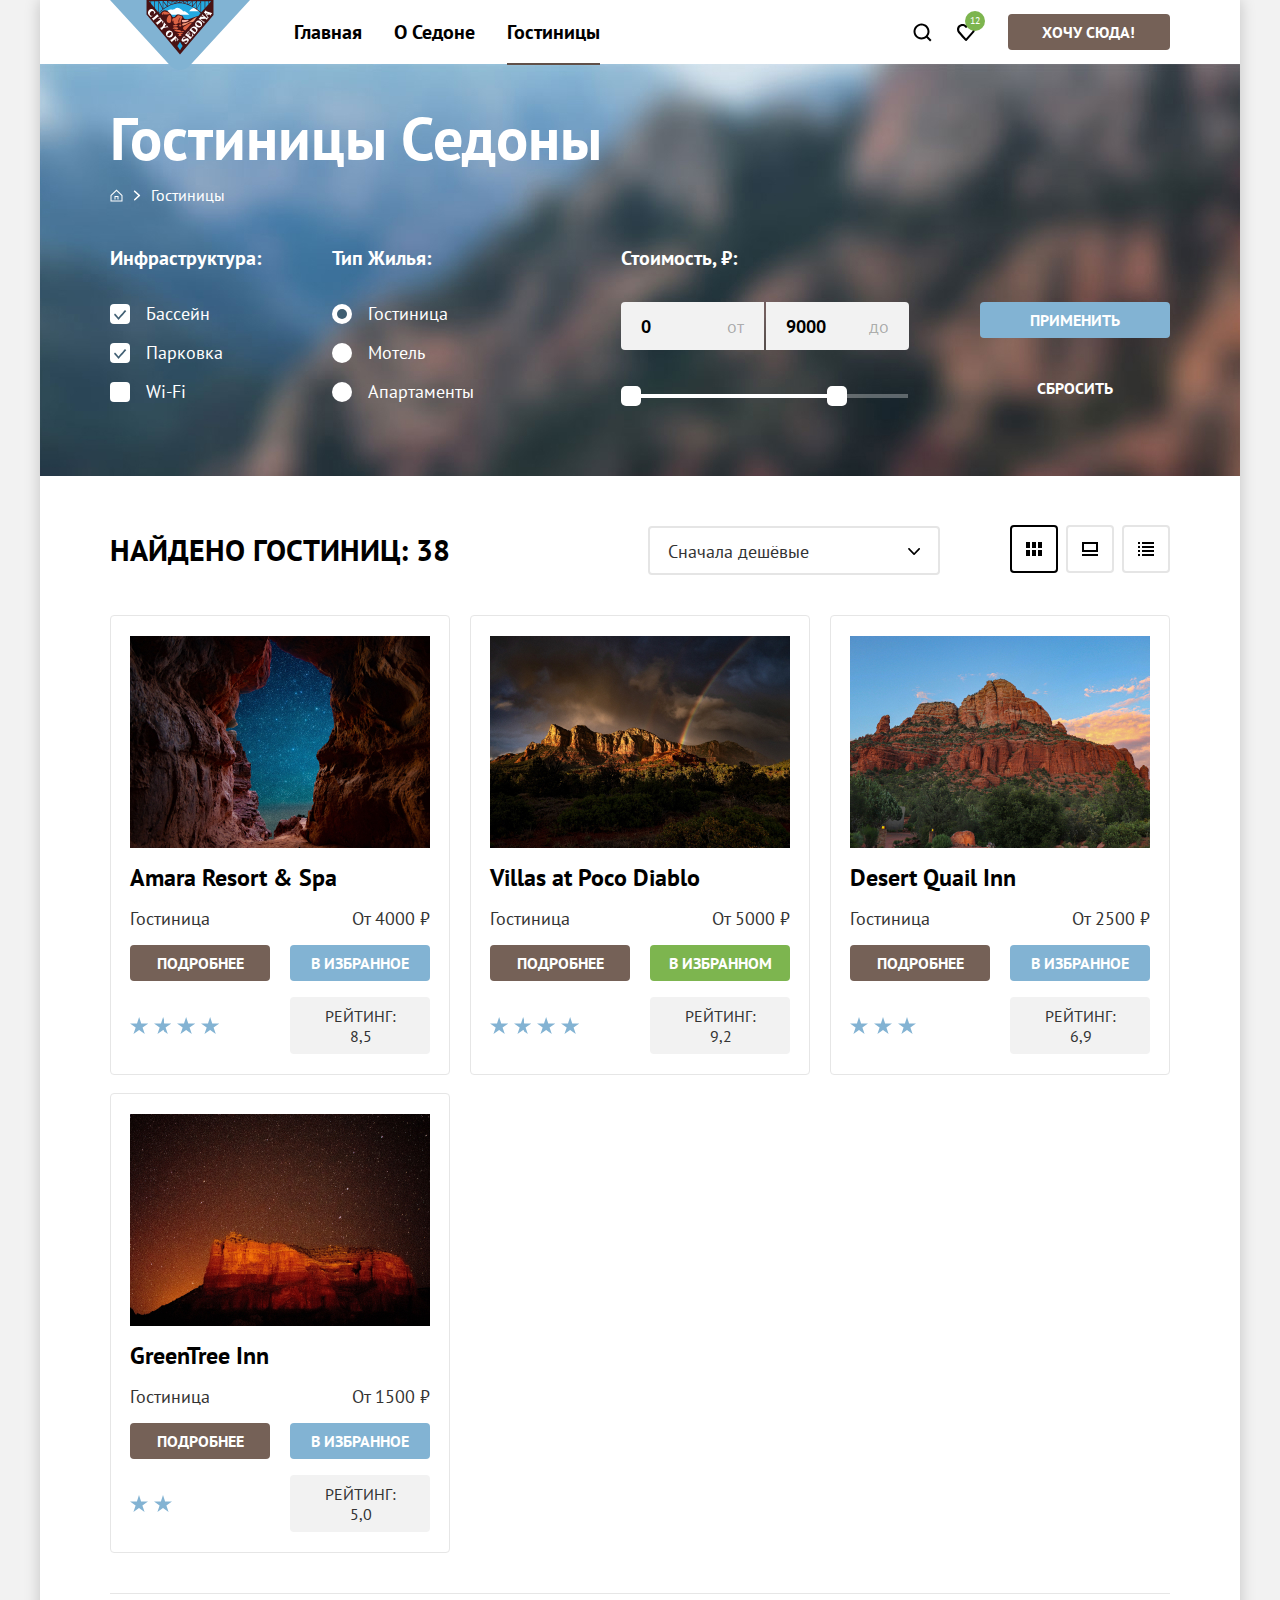
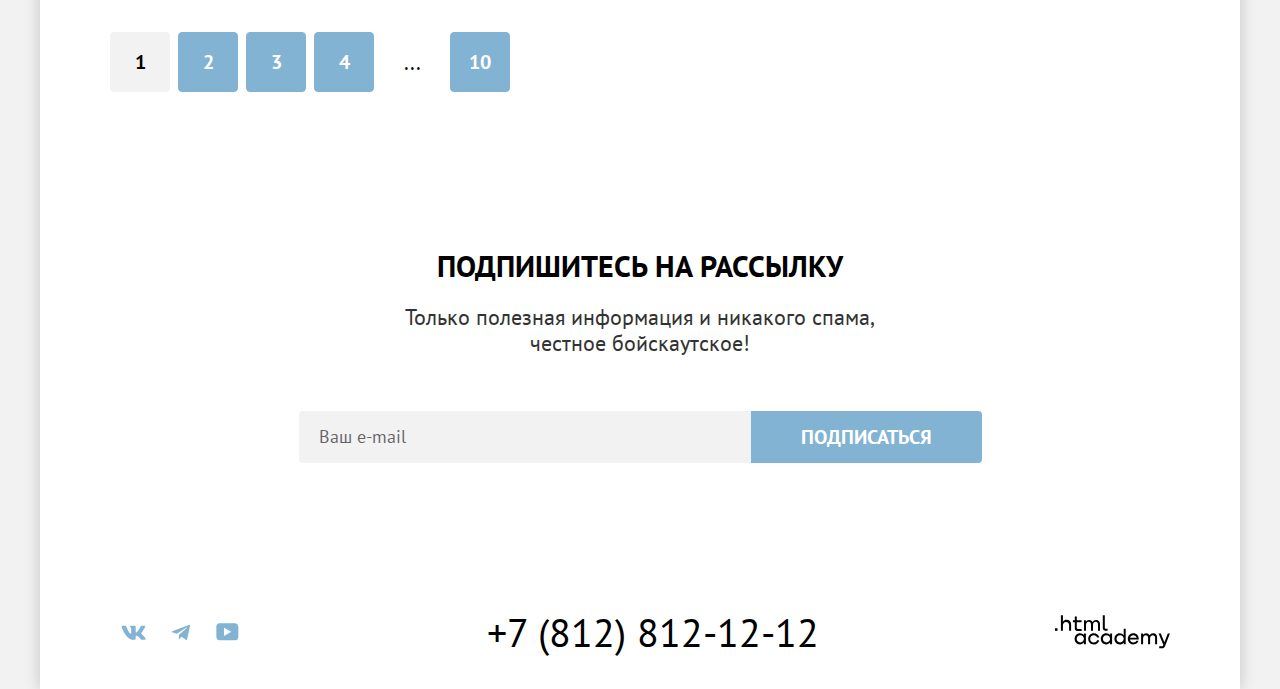
<file: catalog.html>
<!DOCTYPE html>
<html lang="ru">

  <head>
    <meta charset="utf-8">
    <title>HTML Academy: Седона - Каталог гостиниц</title>
    <link rel="stylesheet" href="styles/styles.css">
    <link rel="icon" href="favicon.ico">
    <link rel="icon" type="image/png" sizes="32x32" href="images/favicon.png">

  </head>

  <body>
    <div class="page-container">

      <header class="page-header" data-test="header">
        <a class="logo" href="index.html">
          <img src="images/logo.svg" width="140" height="70" alt="Логотип городка Седона.">
        </a>
        <nav class="page-navigation">
          <ul class="navigation-list">
            <li class="navigation-item">
              <a class="navigation-link" href="index.html">Главная</a>
            </li>
            <li class="navigation-item">
              <a class="navigation-link" href="#">О Седоне</a>
            </li>
            <li class="navigation-item">
              <a class="navigation-link current-nav-link" href="catalog.html" aria-current="page">Гостиницы</a>
            </li>
          </ul>
          <ul class="user-navigation">
            <li class="user-navigation-item icon-item">
              <a class="nav-btn-icon btn-search" href="#">
                <span class="visually-hidden">Поиск по сайту</span>
              </a>
            </li>
            <li class="user-navigation-item icon-item">
              <a class="nav-btn-icon btn-favorite" href="#">
                <span class="visually-hidden">Избранное</span>
                <div class="favorite-list-counter">12</div>
              </a>
            </li>
            <li class="user-navigation-item special-nav-btn">
              <a class="main-btn btn-modal-nav js-btn-modal" href="modal.html">Хочу сюда!</a>
            </li>
          </ul>
        </nav>
      </header>
      <main class="main-catalog main-flex" data-test="main">
        <header class="main-catalog-header">
          <h1>Гостиницы Седоны</h1>
          <ul class="breadcrumbs">
            <li class="breadcrumbs-item">
              <a class="breadcrumbs-link breadcrumbs-index" href="index.html">
                <span class="visually-hidden">Главная</span>
              </a>
            </li>
            <li class="breadcrumbs-item">
              <a class="breadcrumbs-link active-bc-link" href="catalog.html" aria-current="page">Гостиницы</a>
            </li>
          </ul>
          <section class="catalog-filters" data-test="filter">
            <h2 class="visually-hidden">Параметры поиска</h2>
            <form class="catalog-filter" action="https://echo.htmlacademy.ru/" method="post">
              <fieldset class="catalog-filter-group catalog-filter-infrastructure">
                <legend class="catalog-filter-group-title">Инфраструктура:</legend>
                <ul class="catalog-filter-group-setting">
                  <li class="catalog-filter-group-item">
                    <label class="control">
                      <input class="control-input visually-hidden" type="checkbox" name="pool" checked>
                      <span class="control-mark"></span>
                      <span class="control-label">Бассейн</span>
                    </label>
                  </li>
                  <li class="catalog-filter-group-item">
                    <label class="control">
                      <input class="control-input visually-hidden" type="checkbox" name="parking" checked>
                      <span class="control-mark"></span>
                      <span class="control-label">Парковка</span>
                    </label>
                  </li>
                  <li class="catalog-filter-group-item">
                    <label class="control">
                      <input class="control-input visually-hidden" type="checkbox" name="wi-fi">
                      <span class="control-mark"></span>
                      <span class="control-label">Wi-Fi</span>
                    </label>
                  </li>
                </ul>
              </fieldset>
              <fieldset class="catalog-filter-group catalog-filter-type">
                <legend class="catalog-filter-group-title">Тип Жилья:</legend>
                <ul class="catalog-filter-group-setting">
                  <li class="catalog-filter-group-item">
                    <label class="control">
                      <input class="control-input visually-hidden" type="radio" name="group-setting" value="hotel"
                        checked>
                      <span class="control-mark-radio"></span>
                      <span class="control-label">Гостиница</span>
                    </label>
                  </li>
                  <li class="catalog-filter-group-item">
                    <label class="control">
                      <input class="control-input visually-hidden" type="radio" name="group-setting" value="motel">
                      <span class="control-mark-radio"></span>
                      <span class="control-label">Мотель</span>
                    </label>
                  </li>
                  <li class="catalog-filter-group-item">
                    <label class="control">
                      <input class="control-input visually-hidden" type="radio" name="group-setting" value="apartments">
                      <span class="control-mark-radio"></span>
                      <span class="control-label">Апартаменты</span>
                    </label>
                  </li>
                </ul>
              </fieldset>
              <fieldset class="catalog-filter-group catalog-filter-group-price">
                <legend class="catalog-filter-group-title">Стоимость, ₽:</legend>
                <div class="price-control-wrapper">
                  <label class="control price-control price-control-min" for="min-price">от</label>
                  <input class="control-input-price input-price-min" id="min-price" type="number" name="min-price"
                    min="0" max="90000" value="0">
                  <label class="control price-control price-control-max" for="max-price">до</label>
                  <input class="control-input-price input-price-max" id="max-price" type="number" name="max-price"
                    min="0" max="90000" value="9000">
                </div>
                <div class="price-control-scale">
                  <div class="price-control-bar" style="left: 0; width: 206px;">
                    <button class="price-toggle price-toggle-min" type="button">
                      <span class="visually-hidden">Минимальная цена</span>
                    </button>
                    <button class="price-toggle price-toggle-max" type="button">
                      <span class="visually-hidden">Максимальная цена</span>
                    </button>
                  </div>
                </div>
              </fieldset>
              <fieldset class="catalog-filter-group catalog-filter-group-btn">
                <button class="sub-btn catalog-filter-submit-btn" type="submit">Применить</button>
                <button class="designer-btn catalog-filter-reset-btn" type="reset">Сбросить</button>
              </fieldset>
            </form>
          </section>
        </header>
        <div class="catalog-container">
          <section class="catalog-setting-data">
            <h2>Найдено гостиниц: 38</h2>
            <select class="select-control" name="sorting-hotels" aria-label="Сортировка отелей">
              <option value="cheap">Сначала дешёвые</option>
              <option value="expensive">Сначала дорогие</option>
              <option value="popular">Сначала популярные</option>
            </select>
            <ul class="view-list">
              <li class="view-list-item">
                <button class="btn-view table-view btn-view-active" type="button">
                  <span class="visually-hidden">Таблица</span>
                </button>
              </li>
              <li class="view-list-item">
                <button class="btn-view slide-view" type="button">
                  <span class="visually-hidden">Слайды</span>
                </button>
              </li>
              <li class="view-list-item">
                <button class="btn-view list-view" type="button">
                  <span class="visually-hidden">Список с описанием</span>
                </button>
              </li>
            </ul>
          </section>
          <section class="catalog-items" data-test="catalog">
            <h2 class="visually-hidden">Список гостиниц</h2>
            <ul class="catalog-list">
              <li class="catalog-list-item">
                <h3>
                  <a class="hotel-info" href="#" tabindex="-1">Amara Resort & Spa</a>
                </h3>
                <a class="hotel-info hotel-pic" href="#" tabindex="-1">
                  <img src="images/catalog-pis-amara-resort.jpg" width="300" height="212"
                    alt="Вид на звёздное небо из ущелья.">
                </a>
                <p class="catalog-list-item-about item-type">Гостиница</p>
                <p class="catalog-list-item-about item-price">От 4000 ₽</p>
                <a class="main-btn more-info-about" href="#">Подробнее</a>
                <button class="sub-btn favorite-list-adder" type="button">В избранное</button>
                <div class="catalog-list-item-stars stars-4">
                  <span class="visually-hidden">Четырёхзвзедочный отель</span>
                </div>
                <p class="catalog-list-item-raiting">Рейтинг:
                  <span class="raiting-counter">8,5</span>
                </p>
              </li>
              <li class="catalog-list-item">
                <h3>
                  <a class="hotel-info" href="#" tabindex="-1">Villas at Poco Diablo</a>
                </h3>
                <a class="hotel-info hotel-pic" href="#" tabindex="-1">
                  <img src="images/catalog-pic-villas-at-poco-diablo.jpg" width="300" height="212"
                    alt="Горы в окрестностях отеля 'Villas at Poco Diablo'.">
                </a>
                <p class="catalog-list-item-about item-type">Гостиница</p>
                <p class="catalog-list-item-about item-price">От 5000 ₽</p>
                <a href="#" class="main-btn more-info-about">Подробнее</a>
                <button class="sub-btn favorite-list-adder active-btn" type="button">В избранном</button>
                <div class="catalog-list-item-stars stars-4">
                  <span class="visually-hidden">Четырёхзвзедочный отель</span>
                </div>
                <p class="catalog-list-item-raiting">Рейтинг:
                  <span class="raiting-counter">9,2</span>
                </p>
              </li>
              <li class="catalog-list-item">
                <h3>
                  <a class="hotel-info" href="#" tabindex="-1">Desert Quail Inn</a>
                </h3>
                <a class="hotel-info hotel-pic" href="#" tabindex="-1">
                  <img src="images/catalog-pic-desert-quail-inn.jpg" width="300" height="212"
                    alt="Горы в окрестностях отеля 'Desert Quail Inn'.">
                </a>
                <p class="catalog-list-item-about item-type">Гостиница</p>
                <p class="catalog-list-item-about item-price">От 2500 ₽</p>
                <a href="#" class="main-btn more-info-about">Подробнее</a>
                <button class="sub-btn favorite-list-adder" type="button">В избранное</button>
                <div class="catalog-list-item-stars stars-3">
                  <span class="visually-hidden">Трёхзвездочный отель</span>
                </div>
                <p class="catalog-list-item-raiting">Рейтинг:
                  <span class="raiting-counter">6,9</span>
                </p>
              </li>
              <li class="catalog-list-item">
                <h3>
                  <a class="hotel-info" href="#" tabindex="-1">GreenTree Inn</a>
                </h3>
                <a class="hotel-info hotel-pic" href="#" tabindex="-1">
                  <img src="images/catalog-pic-greentree-inn.jpg" width="300" height="212"
                    alt="Горы в окрестностях отеля 'GreenTree Inn'.">
                </a>
                <p class="catalog-list-item-about item-type">Гостиница</p>
                <p class="catalog-list-item-about item-price">От 1500 ₽</p>
                <a href="#" class="main-btn more-info-about">Подробнее</a>
                <button class="sub-btn favorite-list-adder" type="button">В избранное</button>
                <div class="catalog-list-item-stars stars-2">
                  <span class="visually-hidden">Двухзвездочный отель</span>
                </div>
                <p class="catalog-list-item-raiting">Рейтинг:
                  <span class="raiting-counter">5,0</span>
                </p>
              </li>
            </ul>
            <ul class="pagination">
              <li class="pagination-item pagination-item-current">
                <a class="pagination-link pagination-link-current">1</a>
              </li>
              <li class="pagination-item">
                <a class="pagination-link" href="#">2</a>
              </li>
              <li class="pagination-item">
                <a class="pagination-link" href="#">3</a>
              </li>
              <li class="pagination-item">
                <a class="pagination-link" href="#">4</a>
              </li>
              <li class="pagination-item pagination-separator">
                <span class="visually-hidden">Следующие страницы</span>
                ...
              </li>
              <li class="pagination-item">
                <a class="pagination-link pagination-last" href="#">
                  <span class="pagination-counter">10</span>
                </a>
              </li>
            </ul>
          </section>
        </div>
        <section class="subscribe" data-test="subscribe">
          <h2>Подпишитесь на рассылку</h2>
          <p>Только полезная информация и никакого спама, честное бойскаутское!</p>
          <form class="subscribe-form" action="https://echo.htmlacademy.ru/" method="post">
            <label class="visually-hidden" for="subscribe-field">Ваш e-mail</label>
            <input class="subscribe-form-input" id="subscribe-field" type="email" name="subscribe-mail"
              placeholder="Ваш e-mail" required>
            <button class="sub-btn subscribe-submit-btn" type="submit">Подписаться</button>
          </form>
        </section>
      </main>
      <footer class="page-footer" data-test="footer">
        <section class="footer-social">
          <h2 class="visually-hidden">Мы в социальных сетях</h2>
          <ul class="social-list">
            <li class="social-list-item">
              <a class="btn-social" href="https://vk.com/htmlacademy">
                <span class="visually-hidden">Vkontakte</span>
                <svg class="social-icon" xmlns="http://www.w3.org/2000/svg" width="25" height="15" viewBox="0 0 25 15"
                  fill="currentcolor" role="img" aria-label="Логотип 'В контакте'.">
                  <path fill-rule="evenodd" clip-rule="evenodd"
                    d="M24.1164 1.80445C24.2824 1.25845 24.1164 0.856445 23.3214 0.856445H20.6964C20.0284 0.856445 19.7204 1.20345 19.5534 1.58645C19.5534 1.58645 18.2184 4.78245 16.3274 6.85845C15.7154 7.46045 15.4374 7.65145 15.1034 7.65145C14.9364 7.65145 14.6854 7.46045 14.6854 6.91345V1.80445C14.6854 1.14845 14.5014 0.856445 13.9454 0.856445H9.81738C9.40038 0.856445 9.14938 1.16045 9.14938 1.44945C9.14938 2.07045 10.0954 2.21445 10.1924 3.96245V7.76045C10.1924 8.59345 10.0394 8.74444 9.70538 8.74444C8.81538 8.74444 6.65038 5.53345 5.36538 1.85945C5.11638 1.14445 4.86438 0.856445 4.19338 0.856445H1.56638C0.816382 0.856445 0.666382 1.20345 0.666382 1.58645C0.666382 2.26845 1.55638 5.65645 4.81138 10.1374C6.98138 13.1974 10.0364 14.8564 12.8194 14.8564C14.4884 14.8564 14.6944 14.4884 14.6944 13.8534V11.5404C14.6944 10.8034 14.8524 10.6564 15.3814 10.6564C15.7714 10.6564 16.4384 10.8484 17.9964 12.3234C19.7764 14.0724 20.0694 14.8564 21.0714 14.8564H23.6964C24.4464 14.8564 24.8224 14.4884 24.6064 13.7604C24.3684 13.0364 23.5184 11.9854 22.3914 10.7384C21.7794 10.0284 20.8614 9.26345 20.5824 8.88045C20.1934 8.38945 20.3044 8.17044 20.5824 7.73345C20.5824 7.73345 23.7824 3.30745 24.1154 1.80445H24.1164Z" />
                </svg>
              </a>
            </li>
            <li class="social-list-item">
              <a class="btn-social" href="https://t.me/htmlacademy">
                <span class="visually-hidden">Telegram</span>
                <svg class="social-icon" xmlns="http://www.w3.org/2000/svg" width="18" height="17" viewBox="0 0 18 17"
                  fill="currentcolor" role="img" aria-label="Логотип 'Telegram'.">
                  <path
                    d="M16.785 0.955705L0.840489 7.1042C-0.247661 7.54126 -0.241365 8.14828 0.640845 8.41897L4.73445 9.69597L14.2058 3.72014C14.6537 3.44766 15.0629 3.59424 14.7265 3.89281L7.05283 10.8183H7.05103L7.05283 10.8192L6.77045 15.0387C7.18413 15.0387 7.36669 14.8489 7.59871 14.625L9.58705 12.6915L13.7229 15.7464C14.4855 16.1664 15.0332 15.9506 15.2229 15.0405L17.9379 2.2453C18.2158 1.13107 17.5126 0.626562 16.785 0.955705Z" />
                </svg>
              </a>
            </li>
            <li class="social-list-item">
              <a class="btn-social" href="https://www.youtube.com/user/htmlacademyru">
                <span class="visually-hidden">Youtube</span>
                <svg class="social-icon" xmlns="http://www.w3.org/2000/svg" width="23" height="18" viewBox="0 0 23 18"
                  fill="currentcolor" role="img" aria-label="Логотип 'You Tube'.">
                  <path
                    d="M18.9402 0.356445H3.50738C1.64668 0.356445 0.333252 1.9502 0.333252 3.75645V13.8502C0.333252 15.7627 1.64668 17.3564 3.50738 17.3564H19.1591C20.8009 17.3564 22.3333 15.7627 22.3333 13.9564V3.75645C22.1143 1.9502 20.8009 0.356445 18.9402 0.356445ZM7.99494 12.8939V4.81894L15.3283 8.85645L7.99494 12.8939Z" />
                </svg>
              </a>
            </li>
          </ul>
        </section>
        <section class="footer-contacts">
          <h2 class="visually-hidden">Контакты</h2>
          <a class="footer-contacts-phone" href="tel:+78128121212">+7 (812) 812-12-12</a>
        </section>
        <section class="about-developer">
          <h2 class="visually-hidden">Сделано в 'html academy'</h2>
          <a class="about-developer-contacts" href="https://htmlacademy.ru/">
            <svg class="developer-logo" xmlns="http://www.w3.org/2000/svg" width="115" height="34" viewBox="0 0 115 34"
              fill="currentcolor" role="img" aria-label="Логотип 'html academy'.">
              <path d="M0 13.2564V15.8564H2.5V13.2564H0Z" />
              <path
                d="M11.6 4.85645C10 4.85645 8.8 5.55645 8 6.55645H7.9V0.356445H5.9V15.8564H7.9V10.5564C7.9 8.45645 9.2 6.95645 11.2 6.95645C13 6.95645 14.1 8.35645 14.1 10.1564V15.8564H16.1V9.75644C16.2 6.75644 14.3 4.85645 11.6 4.85645Z" />
              <path
                d="M26.6 5.15645H21.8V1.45645H19.8V5.25645H17.9V7.25645H19.8V13.2564C19.8 14.9564 20.8 15.9564 22.5 15.9564H26.6V13.9564H22.9C22.2 13.9564 21.8 13.5564 21.8 12.8564V7.15645H26.6V5.15645Z" />
              <path
                d="M41.1 4.95645C39.5 4.95645 38.2 5.75644 37.6 7.05645H37.5C36.9 5.85645 35.7 4.95645 34.1 4.95645C32.7 4.95645 31.6 5.75645 31 6.75645H30.9V5.15645H29V15.7564H31V10.3564C31 8.35645 32 6.85645 33.6 6.85645C35.1 6.85645 36 7.85645 36 9.45645V15.7564H38V10.1564C38 7.75645 39.4 6.85645 40.6 6.85645C42.1 6.85645 43 7.85645 43 9.45645V15.7564H45V9.25644C45.1 6.75644 43.6 4.95645 41.1 4.95645Z" />
              <path
                d="M47.8 13.0564C47.8 14.7564 48.8 15.7564 50.6 15.7564H52.6V13.7564H50.9C50.2 13.7564 49.8 13.3564 49.8 12.6564V0.356445H47.8V13.0564Z" />
              <path
                d="M28.9 20.0564C28 18.9564 26.7 18.2564 25 18.2564C21.9 18.2564 19.6 20.5564 19.6 23.8564C19.6 27.1564 21.9 29.4564 25 29.4564C26.8 29.4564 28 28.6564 28.8 27.5564H28.9V29.1564H30.9V18.5564H28.9V20.0564ZM25.3 27.4564C23.1 27.4564 21.7 25.8564 21.7 23.8564C21.7 21.8564 23.1 20.2564 25.3 20.2564C27.5 20.2564 28.9 21.8564 28.9 23.8564C28.9 25.7564 27.5 27.4564 25.3 27.4564Z" />
              <path
                d="M44.2 22.3564C43.7 19.9564 41.6 18.2564 38.8 18.2564C35.4 18.2564 33.2 20.7564 33.2 23.8564C33.2 26.9564 35.4 29.4564 38.8 29.4564C41.6 29.4564 43.7 27.6564 44.2 25.2564H42.1C41.7 26.5564 40.4 27.5564 38.8 27.5564C36.6 27.5564 35.2 25.9564 35.2 23.9564C35.2 21.9564 36.6 20.3564 38.8 20.3564C40.4 20.3564 41.6 21.3564 42.1 22.5564H44.2V22.3564Z" />
              <path
                d="M55.1 20.0564C54.2 18.9564 52.9 18.2564 51.2 18.2564C48.1 18.2564 45.8 20.5564 45.8 23.8564C45.8 27.1564 48.1 29.4564 51.2 29.4564C53 29.4564 54.2 28.6564 55 27.5564H55.1V29.1564H57.1V18.5564H55.1V20.0564ZM51.5 27.4564C49.3 27.4564 47.9 25.8564 47.9 23.8564C47.9 21.8564 49.3 20.2564 51.5 20.2564C53.7 20.2564 55.1 21.8564 55.1 23.8564C55.1 25.7564 53.6 27.4564 51.5 27.4564Z" />
              <path
                d="M68.7 20.1564C67.8 19.0564 66.5 18.2564 64.8 18.2564C61.7 18.2564 59.4 20.5564 59.4 23.8564C59.4 27.1564 61.6 29.4564 64.8 29.4564C66.5 29.4564 67.8 28.6564 68.6 27.6564H68.7V29.1564H70.7V13.7564H68.7V20.1564ZM65.1 27.4564C62.9 27.4564 61.5 25.8564 61.5 23.8564C61.5 21.8564 62.9 20.2564 65.1 20.2564C67.3 20.2564 68.7 21.8564 68.7 23.8564C68.6 25.8564 67.2 27.4564 65.1 27.4564Z" />
              <path
                d="M78.3 18.2564C75 18.2564 72.8 20.7564 72.8 23.8564C72.8 26.8564 74.9 29.4564 78.3 29.4564C80.8 29.4564 82.8 28.1564 83.5 25.8564H81.4C80.9 26.8564 79.8 27.4564 78.4 27.4564C76.5 27.4564 75.1 26.1564 75 24.5564H83.8C84 20.9564 81.8 18.2564 78.3 18.2564ZM78.3 20.1564C80 20.1564 81.3 21.1564 81.6 22.7564H75.1C75.4 21.2564 76.6 20.1564 78.3 20.1564Z" />
              <path
                d="M98.2 18.2564C96.6 18.2564 95.3 19.0564 94.6 20.2564H94.5C93.9 19.0564 92.7 18.2564 91.1 18.2564C89.7 18.2564 88.6 18.9564 88 20.0564V18.5564H86.1V29.1564H88.1V23.7564C88.1 21.7564 89.1 20.3564 90.7 20.2564C92.2 20.2564 93.1 21.2564 93.1 22.8564V29.1564H95.1V23.5564C95.1 21.1564 96.5 20.2564 97.7 20.2564C99.2 20.2564 100.1 21.2564 100.1 22.8564V29.1564H102.1V22.6564C102.2 20.0564 100.7 18.2564 98.2 18.2564Z" />
              <path
                d="M109.4 27.3564L105.8 18.4564H103.6L108.4 30.0564C108.1 30.9564 107.7 31.2564 106.7 31.2564H104.2V33.2564H106.7C108.5 33.2564 109.5 32.4564 110.2 30.6564L114.9 18.4564H112.8L109.4 27.3564Z" />
            </svg>
          </a>
        </section>
      </footer>
    </div>
    <!-- Что бы включить модальное окно, добавь к modal-container класс modal-active -->
    <div class="modal-container">
      <div class="modal modal-booking" data-test="modal">
        <button class="modal-close-btn" type="button">
          <span class="visually-hidden">Закрыть</span>
          <svg class="modal-close-btn-icon" xmlns="http://www.w3.org/2000/svg" width="15" height="15"
            viewBox="0 0 15 15" fill="currentcolor" role="img" aria-label="Закрыть модальное окно.">
            <path
              d="M14.4905 1.78288L13.1982 0.49057L7.49048 6.19826L1.78279 0.49057L0.490479 1.78288L6.19817 7.49057L0.490479 13.1983L1.78279 14.4906L7.49048 8.78288L13.1982 14.4906L14.4905 13.1983L8.78279 7.49057L14.4905 1.78288Z" />
          </svg>
        </button>
        <section class="modal-content">
          <h2 class="modal-title">Поиск гостиницы в Седоне</h2>
          <form class="modal-booking-form" action="https://echo.htmlacademy.ru/" method="post">
            <div class="modal-booking-form-container">
              <label class="modal-booking-form-label" for="arrival">Дата Заезда:</label>
              <input class="modal-booking-form-input modal-booking-form-date" id="arrival" type="text"
                name="arrival-date" placeholder="Укажите дату" value="27 апреля 2020" required>
              <p class="form-notification form-notificaton-alert">Мы не можем отправить вас в прошлое.</p>
            </div>
            <div class="modal-booking-form-container">
              <label class="modal-booking-form-label" for="departure">Дата Выезда:</label>
              <input class="modal-booking-form-input modal-booking-form-date" id="departure" type="text"
                name="departure-date" placeholder="Укажите дату" value="1 сентября 2023" required>
              <p class="form-notification">На эти даты есть свободные номера. Пока есть.</p>
            </div>
            <div class="modal-booking-form-lot-container">
              <label class="modal-booking-form-label modal-booking-form-label-lot" for="adult">Взрослые:</label>
              <div class="modal-booking-form-lot-wrapper">
                <button class="modal-booking-form-counter modal-booking-form-minus js-form-adult-minus" type="button">
                  <svg class="modal-booking-form-icon" xmlns="http://www.w3.org/2000/svg" width="14" height="2"
                    viewBox="0 0 14 2" fill="currentcolor" role="img" aria-label="Уменьшить число гостей.">
                    <path d="M0 0L0 2L14 2V0L0 0Z" />
                  </svg>
                </button>
                <input class="modal-booking-form-input modal-booking-form-lot js-form-adult-lot" id="adult"
                  type="number" name="adult" placeholder="0" max="999" value="2" required>
                <button class="modal-booking-form-counter modal-booking-form-plus js-form-adult-plus" type="button">
                  <svg class="modal-booking-form-icon" xmlns="http://www.w3.org/2000/svg" width="14" height="14"
                    viewBox="0 0 14 14" fill="currentcolor" role="img" aria-label="Увеличить число гостей.">
                    <path d="M14 6H8V0H6V6H0V8H6V14H8V8H14V6Z" />
                  </svg>
                </button>
              </div>
            </div>
            <div class="modal-booking-form-lot-container">
              <span class="modal-booking-form-label modal-booking-form-label-lot modal-booking-form-label-children">
                <label class="modal-booking-form-label" for="children">Дети:</label>
                <span class="tooltip">
                  <button class="tooltip-toggle" type="button" aria-labelledby="tooltip-label-children"></button>
                  <span class="tooltip-text" role="tooltip" id="tooltip-label-children">Укажите количество детей,
                    которые будут с вами, возраст которых от 6 до 18 лет. Дети до 6 лет размещаются бесплатно.</span>
                </span>
              </span>
              <div class="modal-booking-form-lot-wrapper">
                <button class="modal-booking-form-counter modal-booking-form-minus js-form-child-minus" type="button">
                  <svg class="modal-booking-form-icon" xmlns="http://www.w3.org/2000/svg" width="14" height="2"
                    viewBox="0 0 14 2" fill="currentcolor" role="img" aria-label="Уменьшить число гостей.">
                    <path d="M0 0L0 2L14 2V0L0 0Z" />
                  </svg>
                </button>
                <input class="modal-booking-form-input modal-booking-form-lot js-form-child-lot" id="children"
                  type="number" name="children" placeholder="0" max="999" value="2" required>
                <button class="modal-booking-form-counter modal-booking-form-plus js-form-child-plus" type="button">
                  <svg class="modal-booking-form-icon" xmlns="http://www.w3.org/2000/svg" width="14" height="14"
                    viewBox="0 0 14 14" fill="currentcolor" role="img" aria-label="Увеличить число гостей.">
                    <path d="M14 6H8V0H6V6H0V8H6V14H8V8H14V6Z" />
                  </svg>
                </button>
              </div>
            </div>
            <button class="sub-btn modal-booking-btn" type="submit">Найти</button>
          </form>
        </section>
      </div>
    </div>
    <script src="js/script.js"></script>
  </body>

</html>
</file>
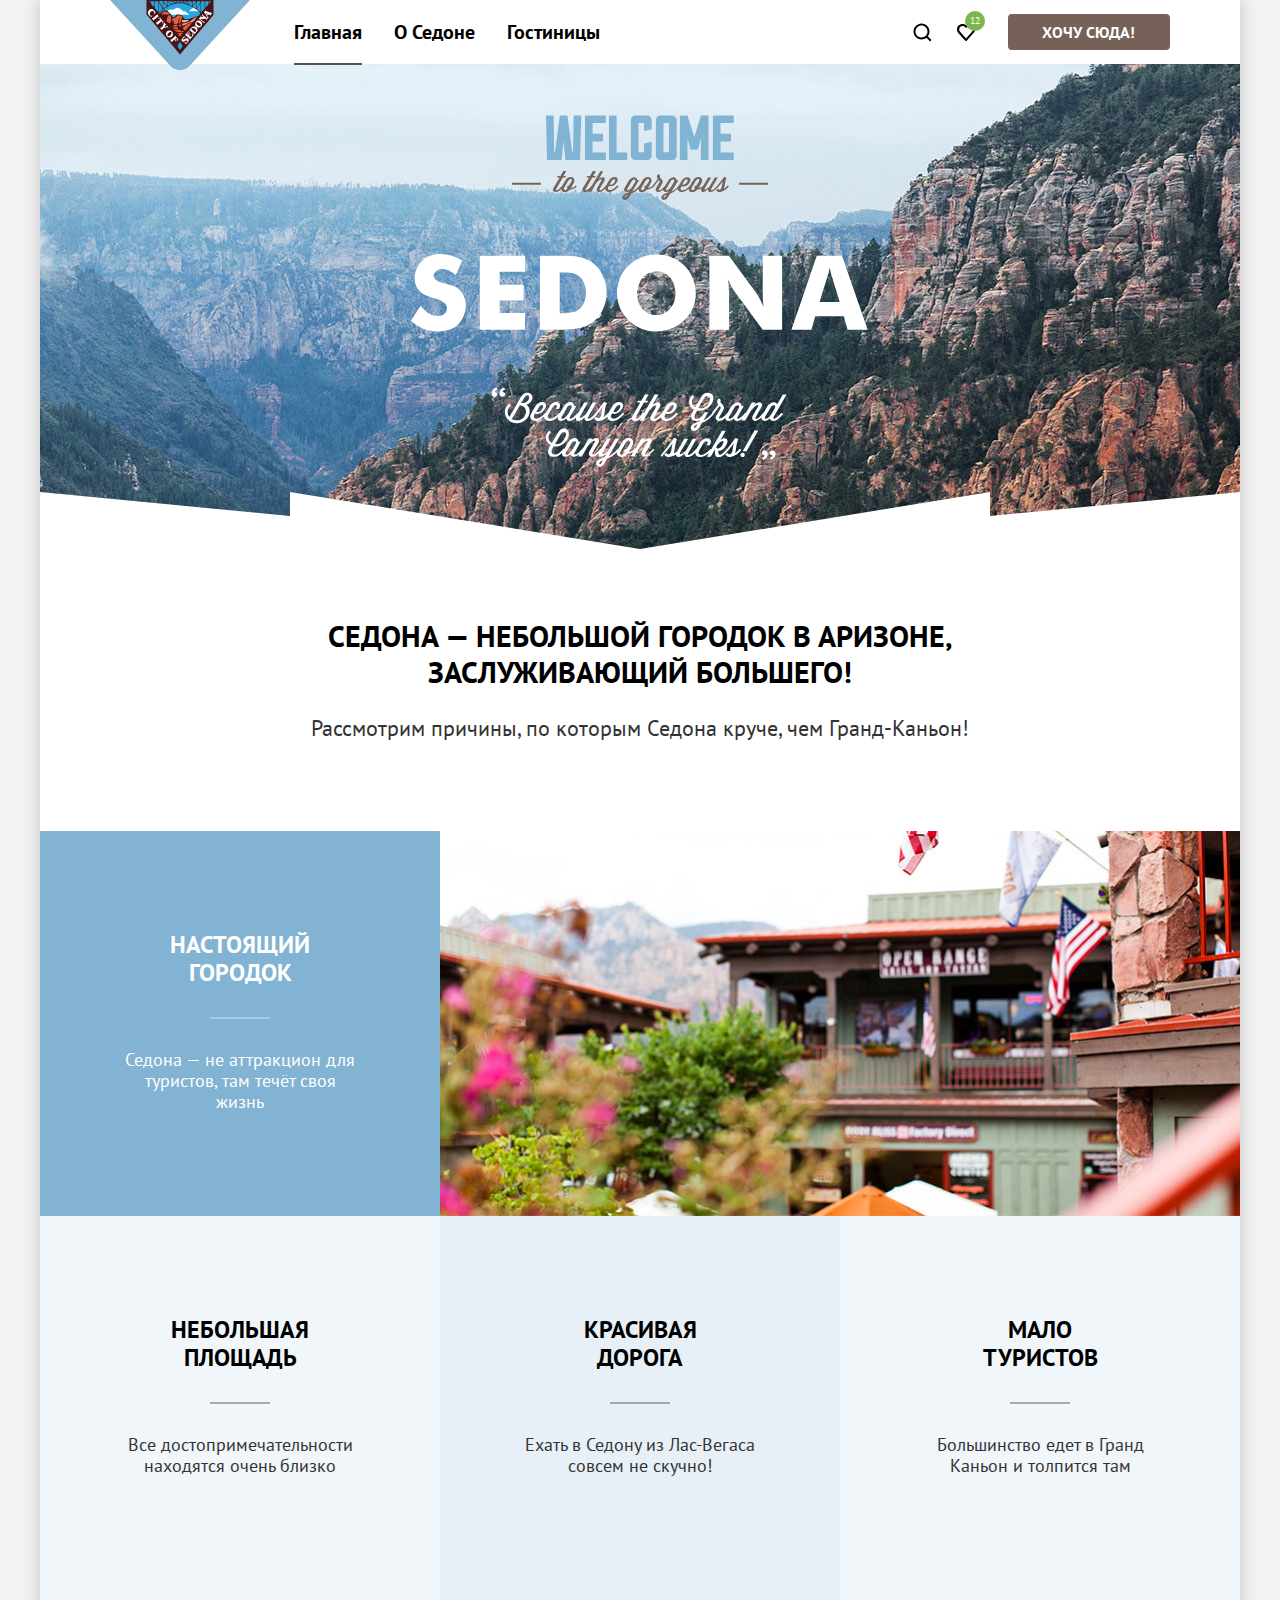
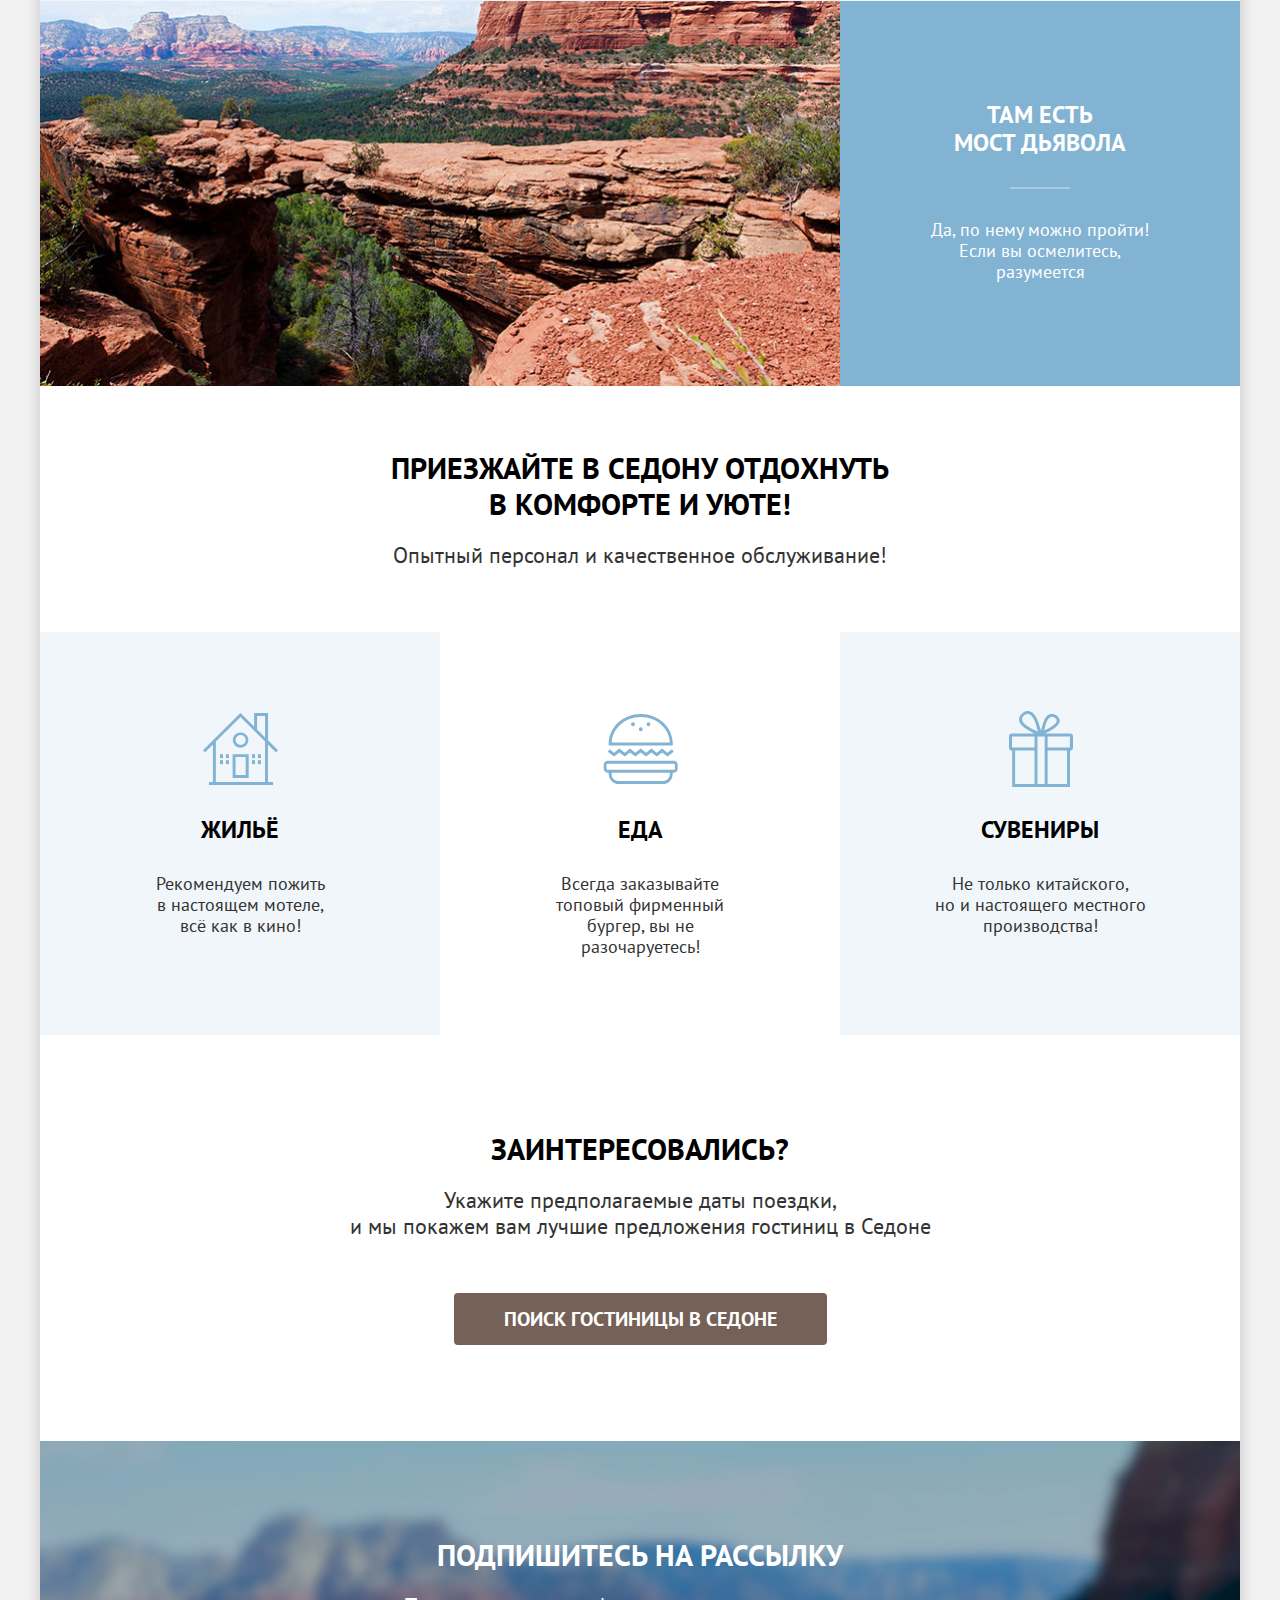
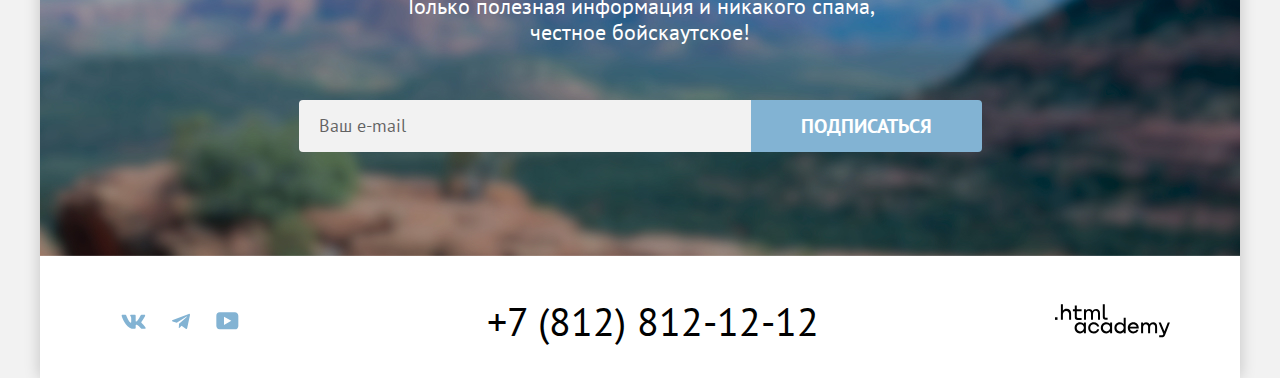
<file: modal.html>
<!DOCTYPE html>
<html lang="ru">

  <head>
    <meta charset="utf-8">
    <title>HTML Academy: Седона</title>
    <link rel="stylesheet" href="styles/styles.css">
    <link rel="icon" href="favicon.ico">
    <link rel="icon" type="image/png" sizes="32x32" href="images/favicon.png">
  </head>

  <body>
    <div class="page-container">

      <header class="page-header">
        <a class="logo" href="index.html">
          <img src="images/logo.svg" width="140" height="70" alt="Логотип городка Седона.">
        </a>
        <nav class="page-navigation">
          <ul class="navigation-list">
            <li class="navigation-item">
              <a class="navigation-link current-nav-link" href="index.html">Главная</a>
            </li>
            <li class="navigation-item">
              <a class="navigation-link" href="#">О Седоне</a>
            </li>
            <li class="navigation-item">
              <a class="navigation-link" href="catalog.html">Гостиницы</a>
            </li>
          </ul>
          <ul class="user-navigation">
            <li class="user-navigation-item icon-item">
              <a class="nav-btn-icon btn-search" href="#">
                <span class="visually-hidden">Поиск по сайту</span>
              </a>
            </li>
            <li class="user-navigation-item icon-item">
              <a class="nav-btn-icon btn-favorite" href="#">
                <span class="visually-hidden">Избранное</span>
                <div class="favorite-list-counter">12</div>
              </a>
            </li>
            <li class="user-navigation-item special-nav-btn">
              <a class="main-btn btn-modal-nav js-btn-modal" href="modal.html" aria-current="page">Хочу сюда!</a>
            </li>
          </ul>
        </nav>
      </header>
      <main class="main-index main-flex">
        <header class="main-header">
          <h1 class="visually-hidden">Добро пожаловать в Седону</h1>
          <img class="welcome-pic" src="images/welcome-to-sedona.svg" width="458" height="352"
            alt="Welcome to the gorgeous Sedona - 'Because the Grand Canyon sucks!'.">
        </header>
        <section class="advantages lead-adv">
          <div class="lead-adv-text-container">
            <h2 class="visually-hidden">Преимущества</h2>
            <p class="slogan">Седона — небольшой городок в Аризоне, заслуживающий большего!</p>
            <p>Рассмотрим причины, по которым Седона круче, чем Гранд-Каньон!</p>
          </div>
          <ul class="adv-list lead-adv-list">
            <li class="adv-item adv-dark-bg adv-with-pic">
              <div class="adv-with-pic-text-container">
                <h3>Настоящий городок</h3>
                <p>Седона — не аттракцион для туристов, там течёт своя жизнь</p>
              </div>
              <img class="adv-pic" src="images/adv-pic-sedona-streets.jpg" width="800" height="385" alt="Улицы Седоны.">
            </li>
            <li class="adv-item adv-light-bg">
              <h3>Небольшая площадь</h3>
              <p>Все достопримечательности находятся очень близко</p>
            </li>
            <li class="adv-item adv-medium-bg">
              <h3>Красивая<br> дорога</h3>
              <p>Ехать в Седону из Лас-Вегаса совсем не скучно!</p>
            </li>
            <li class="adv-item adv-light-bg">
              <h3>Мало<br> туристов</h3>
              <p>Большинство едет в Гранд Каньон и толпится там</p>
            </li>
            <li class="adv-item adv-dark-bg adv-with-pic">
              <div class="adv-with-pic-text-container">
                <h3>Там есть<br> мост дьявола</h3>
                <p>Да, по нему можно пройти! Если вы осмелитесь, разумеется</p>
              </div>
              <img class="adv-pic adv-pic-reverse" src="images/adv-pic-devil-bridge.jpg" width="800" height="385"
                alt="Мост Дьявола.">
            </li>
          </ul>
        </section>
        <section class="advantages adv-service">
          <div class="adv-service-text-container">
            <h2 class="visually-hidden">Услуги</h2>
            <p class="slogan">Приезжайте в Седону отдохнуть в комфорте и уюте!</p>
            <p>Опытный персонал и качественное обслуживание!</p>
          </div>
          <ul class="adv-list adv-service-list">
            <li class="adv-service-item adv-service-home">
              <h3>Жильё</h3>
              <p>Рекомендуем пожить в&nbsp;настоящем мотеле,<br> всё как в кино!</p>
            </li>
            <li class="adv-service-item adv-service-food">
              <h3>Еда</h3>
              <p>Всегда заказывайте<br> топовый фирменный бургер, вы не разочаруетесь!</p>
            </li>
            <li class="adv-service-item adv-service-present">
              <h3>Сувениры</h3>
              <p>Не только китайского, но&nbsp;и&nbsp;настоящего местного производства!</p>
            </li>
          </ul>
        </section>
        <section class="booking">
          <h2>Заинтересовались?</h2>
          <p>Укажите предполагаемые даты поездки,<br> и мы покажем вам лучшие предложения гостиниц в Седоне</p>
          <a class="main-btn btn-catalog js-btn-modal" href="catalog.html">Поиск гостиницы в Седоне</a>
        </section>
        <section class="subscribe extra-subscribe">
          <h2>Подпишитесь на рассылку</h2>
          <p>Только полезная информация и никакого спама, честное бойскаутское!</p>
          <form class="subscribe-form" action="https://echo.htmlacademy.ru/" method="post">
            <label class="visually-hidden" for="subscribe-field">Ваш e-mail</label>
            <input class="subscribe-form-input" id="subscribe-field" type="email" name="subscribe-mail"
              placeholder="Ваш e-mail" required>
            <button class="sub-btn subscribe-submit-btn" type="submit">Подписаться</button>
          </form>
        </section>
      </main>
      <footer class="page-footer">
        <section class="footer-social">
          <h2 class="visually-hidden">Мы в социальных сетях</h2>
          <ul class="social-list">
            <li class="social-list-item">
              <a class="btn-social" href="https://vk.com/htmlacademy">
                <span class="visually-hidden">Vkontakte</span>
                <svg class="social-icon" xmlns="http://www.w3.org/2000/svg" width="25" height="15" viewBox="0 0 25 15"
                  fill="currentcolor" role="img" aria-label="Логотип 'В контакте'.">
                  <path fill-rule="evenodd" clip-rule="evenodd"
                    d="M24.1164 1.80445C24.2824 1.25845 24.1164 0.856445 23.3214 0.856445H20.6964C20.0284 0.856445 19.7204 1.20345 19.5534 1.58645C19.5534 1.58645 18.2184 4.78245 16.3274 6.85845C15.7154 7.46045 15.4374 7.65145 15.1034 7.65145C14.9364 7.65145 14.6854 7.46045 14.6854 6.91345V1.80445C14.6854 1.14845 14.5014 0.856445 13.9454 0.856445H9.81738C9.40038 0.856445 9.14938 1.16045 9.14938 1.44945C9.14938 2.07045 10.0954 2.21445 10.1924 3.96245V7.76045C10.1924 8.59345 10.0394 8.74444 9.70538 8.74444C8.81538 8.74444 6.65038 5.53345 5.36538 1.85945C5.11638 1.14445 4.86438 0.856445 4.19338 0.856445H1.56638C0.816382 0.856445 0.666382 1.20345 0.666382 1.58645C0.666382 2.26845 1.55638 5.65645 4.81138 10.1374C6.98138 13.1974 10.0364 14.8564 12.8194 14.8564C14.4884 14.8564 14.6944 14.4884 14.6944 13.8534V11.5404C14.6944 10.8034 14.8524 10.6564 15.3814 10.6564C15.7714 10.6564 16.4384 10.8484 17.9964 12.3234C19.7764 14.0724 20.0694 14.8564 21.0714 14.8564H23.6964C24.4464 14.8564 24.8224 14.4884 24.6064 13.7604C24.3684 13.0364 23.5184 11.9854 22.3914 10.7384C21.7794 10.0284 20.8614 9.26345 20.5824 8.88045C20.1934 8.38945 20.3044 8.17044 20.5824 7.73345C20.5824 7.73345 23.7824 3.30745 24.1154 1.80445H24.1164Z" />
                </svg>
              </a>
            </li>
            <li class="social-list-item">
              <a class="btn-social" href="https://t.me/htmlacademy">
                <span class="visually-hidden">Telegram</span>
                <svg class="social-icon" xmlns="http://www.w3.org/2000/svg" width="18" height="17" viewBox="0 0 18 17"
                  fill="currentcolor" role="img" aria-label="Логотип 'Telegram'.">
                  <path
                    d="M16.785 0.955705L0.840489 7.1042C-0.247661 7.54126 -0.241365 8.14828 0.640845 8.41897L4.73445 9.69597L14.2058 3.72014C14.6537 3.44766 15.0629 3.59424 14.7265 3.89281L7.05283 10.8183H7.05103L7.05283 10.8192L6.77045 15.0387C7.18413 15.0387 7.36669 14.8489 7.59871 14.625L9.58705 12.6915L13.7229 15.7464C14.4855 16.1664 15.0332 15.9506 15.2229 15.0405L17.9379 2.2453C18.2158 1.13107 17.5126 0.626562 16.785 0.955705Z" />
                </svg>
              </a>
            </li>
            <li class="social-list-item">
              <a class="btn-social" href="https://www.youtube.com/user/htmlacademyru">
                <span class="visually-hidden">Youtube</span>
                <svg class="social-icon" xmlns="http://www.w3.org/2000/svg" width="23" height="18" viewBox="0 0 23 18"
                  fill="currentcolor" role="img" aria-label="Логотип 'You Tube'.">
                  <path
                    d="M18.9402 0.356445H3.50738C1.64668 0.356445 0.333252 1.9502 0.333252 3.75645V13.8502C0.333252 15.7627 1.64668 17.3564 3.50738 17.3564H19.1591C20.8009 17.3564 22.3333 15.7627 22.3333 13.9564V3.75645C22.1143 1.9502 20.8009 0.356445 18.9402 0.356445ZM7.99494 12.8939V4.81894L15.3283 8.85645L7.99494 12.8939Z" />
                </svg>
              </a>
            </li>
          </ul>
        </section>
        <section class="footer-contacts">
          <h2 class="visually-hidden">Контакты</h2>
          <a class="footer-contacts-phone" href="tel:+78128121212">+7 (812) 812-12-12</a>
        </section>
        <section class="about-developer">
          <h2 class="visually-hidden">Сделано в 'html academy'</h2>
          <a class="about-developer-contacts" href="https://htmlacademy.ru/">
            <svg class="developer-logo" xmlns="http://www.w3.org/2000/svg" width="115" height="34" viewBox="0 0 115 34"
              fill="currentcolor" role="img" aria-label="Логотип 'html academy'.">
              <path d="M0 13.2564V15.8564H2.5V13.2564H0Z" />
              <path
                d="M11.6 4.85645C10 4.85645 8.8 5.55645 8 6.55645H7.9V0.356445H5.9V15.8564H7.9V10.5564C7.9 8.45645 9.2 6.95645 11.2 6.95645C13 6.95645 14.1 8.35645 14.1 10.1564V15.8564H16.1V9.75644C16.2 6.75644 14.3 4.85645 11.6 4.85645Z" />
              <path
                d="M26.6 5.15645H21.8V1.45645H19.8V5.25645H17.9V7.25645H19.8V13.2564C19.8 14.9564 20.8 15.9564 22.5 15.9564H26.6V13.9564H22.9C22.2 13.9564 21.8 13.5564 21.8 12.8564V7.15645H26.6V5.15645Z" />
              <path
                d="M41.1 4.95645C39.5 4.95645 38.2 5.75644 37.6 7.05645H37.5C36.9 5.85645 35.7 4.95645 34.1 4.95645C32.7 4.95645 31.6 5.75645 31 6.75645H30.9V5.15645H29V15.7564H31V10.3564C31 8.35645 32 6.85645 33.6 6.85645C35.1 6.85645 36 7.85645 36 9.45645V15.7564H38V10.1564C38 7.75645 39.4 6.85645 40.6 6.85645C42.1 6.85645 43 7.85645 43 9.45645V15.7564H45V9.25644C45.1 6.75644 43.6 4.95645 41.1 4.95645Z" />
              <path
                d="M47.8 13.0564C47.8 14.7564 48.8 15.7564 50.6 15.7564H52.6V13.7564H50.9C50.2 13.7564 49.8 13.3564 49.8 12.6564V0.356445H47.8V13.0564Z" />
              <path
                d="M28.9 20.0564C28 18.9564 26.7 18.2564 25 18.2564C21.9 18.2564 19.6 20.5564 19.6 23.8564C19.6 27.1564 21.9 29.4564 25 29.4564C26.8 29.4564 28 28.6564 28.8 27.5564H28.9V29.1564H30.9V18.5564H28.9V20.0564ZM25.3 27.4564C23.1 27.4564 21.7 25.8564 21.7 23.8564C21.7 21.8564 23.1 20.2564 25.3 20.2564C27.5 20.2564 28.9 21.8564 28.9 23.8564C28.9 25.7564 27.5 27.4564 25.3 27.4564Z" />
              <path
                d="M44.2 22.3564C43.7 19.9564 41.6 18.2564 38.8 18.2564C35.4 18.2564 33.2 20.7564 33.2 23.8564C33.2 26.9564 35.4 29.4564 38.8 29.4564C41.6 29.4564 43.7 27.6564 44.2 25.2564H42.1C41.7 26.5564 40.4 27.5564 38.8 27.5564C36.6 27.5564 35.2 25.9564 35.2 23.9564C35.2 21.9564 36.6 20.3564 38.8 20.3564C40.4 20.3564 41.6 21.3564 42.1 22.5564H44.2V22.3564Z" />
              <path
                d="M55.1 20.0564C54.2 18.9564 52.9 18.2564 51.2 18.2564C48.1 18.2564 45.8 20.5564 45.8 23.8564C45.8 27.1564 48.1 29.4564 51.2 29.4564C53 29.4564 54.2 28.6564 55 27.5564H55.1V29.1564H57.1V18.5564H55.1V20.0564ZM51.5 27.4564C49.3 27.4564 47.9 25.8564 47.9 23.8564C47.9 21.8564 49.3 20.2564 51.5 20.2564C53.7 20.2564 55.1 21.8564 55.1 23.8564C55.1 25.7564 53.6 27.4564 51.5 27.4564Z" />
              <path
                d="M68.7 20.1564C67.8 19.0564 66.5 18.2564 64.8 18.2564C61.7 18.2564 59.4 20.5564 59.4 23.8564C59.4 27.1564 61.6 29.4564 64.8 29.4564C66.5 29.4564 67.8 28.6564 68.6 27.6564H68.7V29.1564H70.7V13.7564H68.7V20.1564ZM65.1 27.4564C62.9 27.4564 61.5 25.8564 61.5 23.8564C61.5 21.8564 62.9 20.2564 65.1 20.2564C67.3 20.2564 68.7 21.8564 68.7 23.8564C68.6 25.8564 67.2 27.4564 65.1 27.4564Z" />
              <path
                d="M78.3 18.2564C75 18.2564 72.8 20.7564 72.8 23.8564C72.8 26.8564 74.9 29.4564 78.3 29.4564C80.8 29.4564 82.8 28.1564 83.5 25.8564H81.4C80.9 26.8564 79.8 27.4564 78.4 27.4564C76.5 27.4564 75.1 26.1564 75 24.5564H83.8C84 20.9564 81.8 18.2564 78.3 18.2564ZM78.3 20.1564C80 20.1564 81.3 21.1564 81.6 22.7564H75.1C75.4 21.2564 76.6 20.1564 78.3 20.1564Z" />
              <path
                d="M98.2 18.2564C96.6 18.2564 95.3 19.0564 94.6 20.2564H94.5C93.9 19.0564 92.7 18.2564 91.1 18.2564C89.7 18.2564 88.6 18.9564 88 20.0564V18.5564H86.1V29.1564H88.1V23.7564C88.1 21.7564 89.1 20.3564 90.7 20.2564C92.2 20.2564 93.1 21.2564 93.1 22.8564V29.1564H95.1V23.5564C95.1 21.1564 96.5 20.2564 97.7 20.2564C99.2 20.2564 100.1 21.2564 100.1 22.8564V29.1564H102.1V22.6564C102.2 20.0564 100.7 18.2564 98.2 18.2564Z" />
              <path
                d="M109.4 27.3564L105.8 18.4564H103.6L108.4 30.0564C108.1 30.9564 107.7 31.2564 106.7 31.2564H104.2V33.2564H106.7C108.5 33.2564 109.5 32.4564 110.2 30.6564L114.9 18.4564H112.8L109.4 27.3564Z" />
            </svg>
          </a>
        </section>
      </footer>
    </div>
    <!-- Что бы включить модальное окно, добавь к modal-container класс modal-active -->
    <div class="modal-container">
      <div class="modal modal-booking" data-test="modal">
        <button class="modal-close-btn" type="button">
          <span class="visually-hidden">Закрыть</span>
          <svg class="modal-close-btn-icon" xmlns="http://www.w3.org/2000/svg" width="15" height="15"
            viewBox="0 0 15 15" fill="currentcolor" role="img" aria-label="Закрыть модальное окно.">
            <path
              d="M14.4905 1.78288L13.1982 0.49057L7.49048 6.19826L1.78279 0.49057L0.490479 1.78288L6.19817 7.49057L0.490479 13.1983L1.78279 14.4906L7.49048 8.78288L13.1982 14.4906L14.4905 13.1983L8.78279 7.49057L14.4905 1.78288Z" />
          </svg>
        </button>
        <section class="modal-content">
          <h2 class="modal-title">Поиск гостиницы в Седоне</h2>
          <form class="modal-booking-form" action="https://echo.htmlacademy.ru/" method="post">
            <div class="modal-booking-form-container">
              <label class="modal-booking-form-label" for="arrival">Дата Заезда:</label>
              <input class="modal-booking-form-input modal-booking-form-date" id="arrival" type="text"
                name="arrival-date" placeholder="Укажите дату" value="27 апреля 2020" required>
              <p class="form-notification form-notificaton-alert">Мы не можем отправить вас в прошлое.</p>
            </div>
            <div class="modal-booking-form-container">
              <label class="modal-booking-form-label" for="departure">Дата Выезда:</label>
              <input class="modal-booking-form-input modal-booking-form-date" id="departure" type="text"
                name="departure-date" placeholder="Укажите дату" value="1 сентября 2023" required>
              <p class="form-notification">На эти даты есть свободные номера. Пока есть.</p>
            </div>
            <div class="modal-booking-form-lot-container">
              <label class="modal-booking-form-label modal-booking-form-label-lot" for="adult">Взрослые:</label>
              <div class="modal-booking-form-lot-wrapper">
                <button class="modal-booking-form-counter modal-booking-form-minus js-form-adult-minus" type="button">
                  <svg class="modal-booking-form-icon" xmlns="http://www.w3.org/2000/svg" width="14" height="2"
                    viewBox="0 0 14 2" fill="currentcolor" role="img" aria-label="Уменьшить число гостей.">
                    <path d="M0 0L0 2L14 2V0L0 0Z" />
                  </svg>
                </button>
                <input class="modal-booking-form-input modal-booking-form-lot js-form-adult-lot" id="adult"
                  type="number" name="adult" placeholder="0" max="999" value="2" required>
                <button class="modal-booking-form-counter modal-booking-form-plus js-form-adult-plus" type="button">
                  <svg class="modal-booking-form-icon" xmlns="http://www.w3.org/2000/svg" width="14" height="14"
                    viewBox="0 0 14 14" fill="currentcolor" role="img" aria-label="Увеличить число гостей.">
                    <path d="M14 6H8V0H6V6H0V8H6V14H8V8H14V6Z" />
                  </svg>
                </button>
              </div>
            </div>
            <div class="modal-booking-form-lot-container">
              <span class="modal-booking-form-label modal-booking-form-label-lot modal-booking-form-label-children">
                <label class="modal-booking-form-label" for="children">Дети:</label>
                <span class="tooltip">
                  <button class="tooltip-toggle" type="button" aria-labelledby="tooltip-label-children"></button>
                  <span class="tooltip-text" role="tooltip" id="tooltip-label-children">Укажите количество детей,
                    которые будут с вами, возраст которых от 6 до 18 лет. Дети до 6 лет размещаются бесплатно.</span>
                </span>
              </span>
              <div class="modal-booking-form-lot-wrapper">
                <button class="modal-booking-form-counter modal-booking-form-minus js-form-child-minus" type="button">
                  <svg class="modal-booking-form-icon" xmlns="http://www.w3.org/2000/svg" width="14" height="2"
                    viewBox="0 0 14 2" fill="currentcolor" role="img" aria-label="Уменьшить число гостей.">
                    <path d="M0 0L0 2L14 2V0L0 0Z" />
                  </svg>
                </button>
                <input class="modal-booking-form-input modal-booking-form-lot js-form-child-lot" id="children"
                  type="number" name="children" placeholder="0" max="999" value="2" required>
                <button class="modal-booking-form-counter modal-booking-form-plus js-form-child-plus" type="button">
                  <svg class="modal-booking-form-icon" xmlns="http://www.w3.org/2000/svg" width="14" height="14"
                    viewBox="0 0 14 14" fill="currentcolor" role="img" aria-label="Увеличить число гостей.">
                    <path d="M14 6H8V0H6V6H0V8H6V14H8V8H14V6Z" />
                  </svg>
                </button>
              </div>
            </div>
            <button class="sub-btn modal-booking-btn" type="submit">Найти</button>
          </form>
        </section>
      </div>
    </div>
    <script src="js/script.js"></script>
  </body>

</html>
</file>
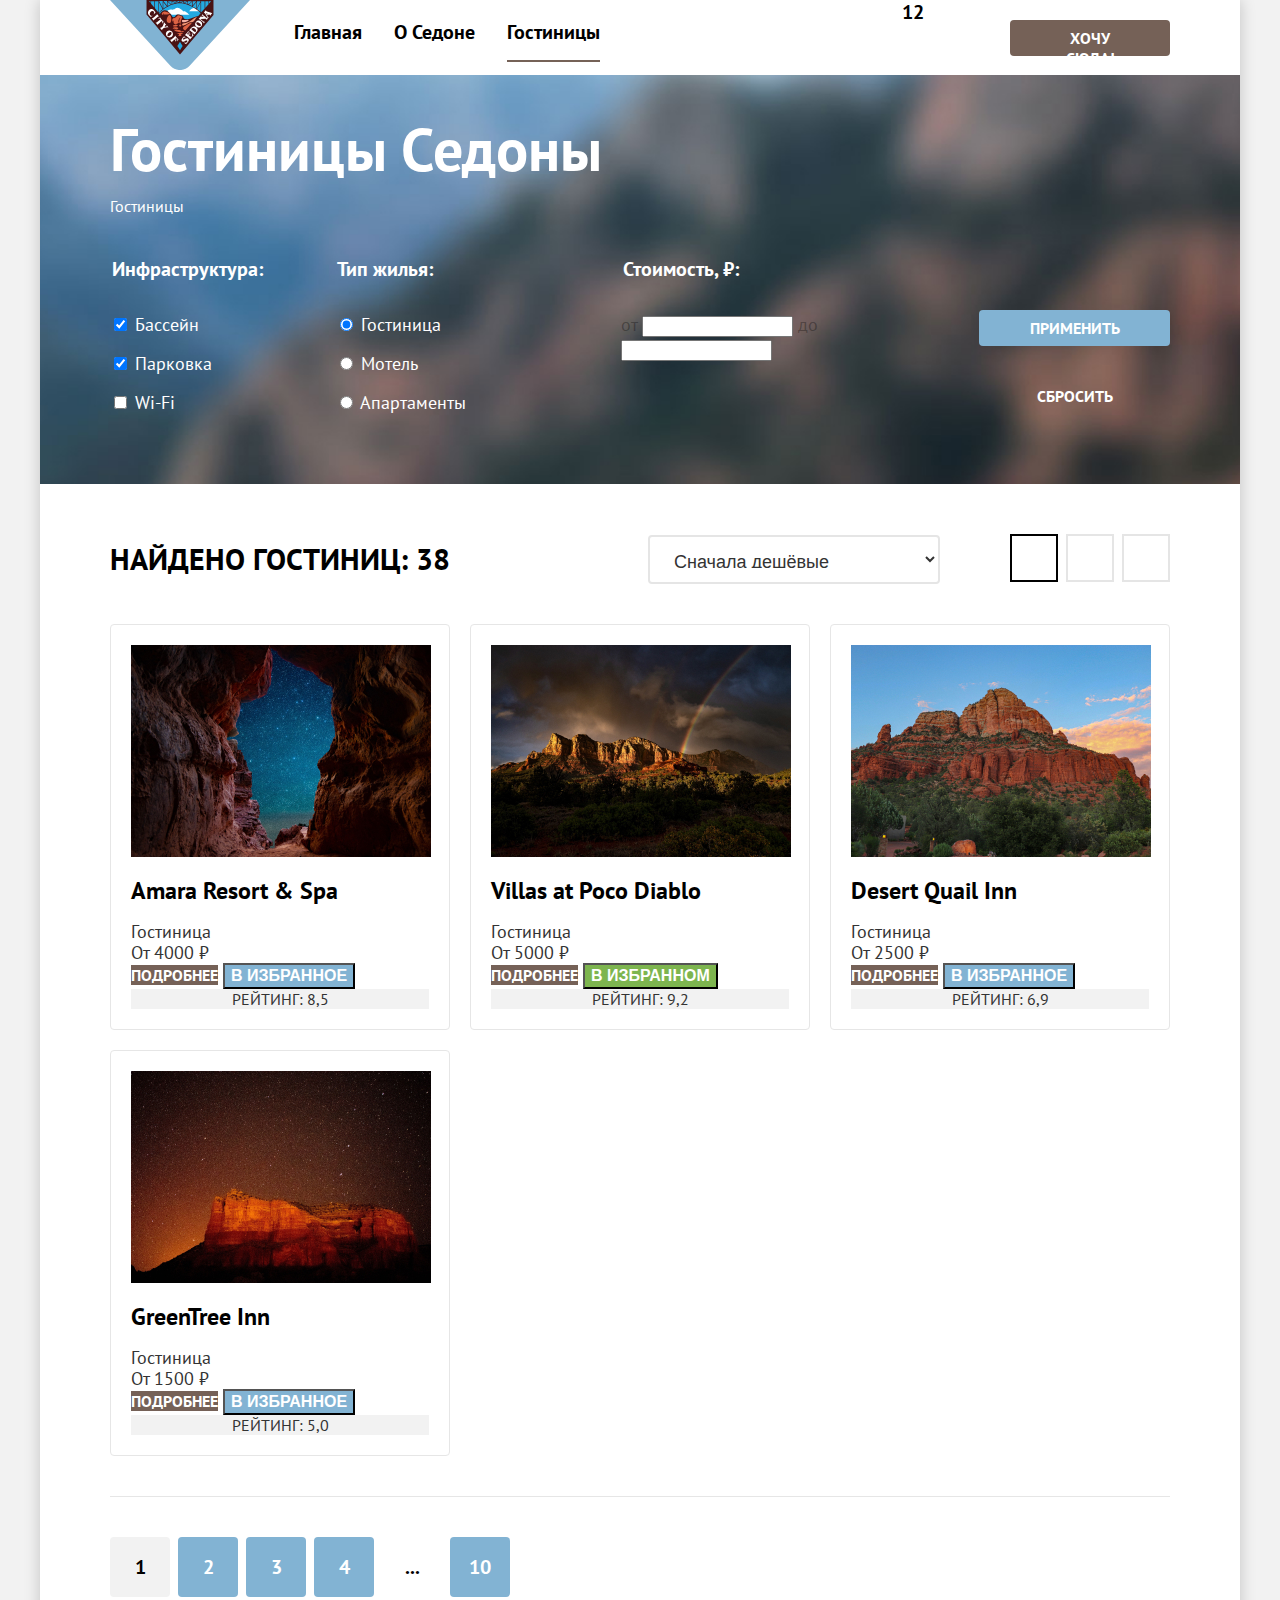
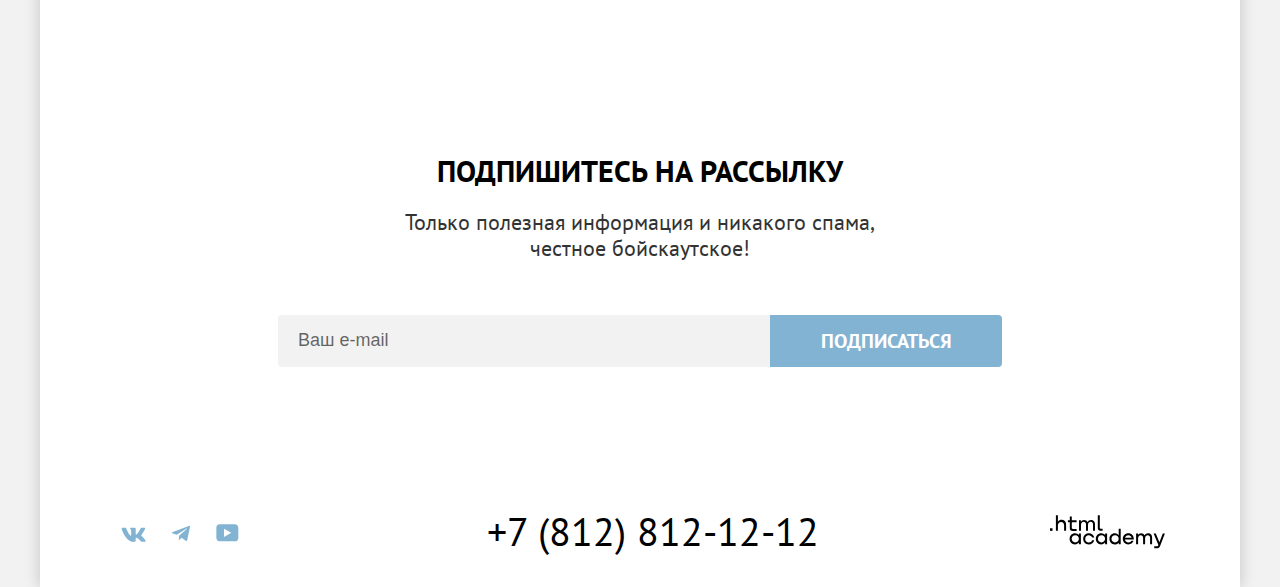
<file: 4/catalog.html>
<!DOCTYPE html>
<html lang="ru">

  <head>
    <meta charset="utf-8">
    <title>HTML Academy: Седона</title>
    <link rel="stylesheet" href="styles/styles.css">

    <base href="https://htmlacademy-htmlcss.github.io/2417271-sedona-38/4/">
</head>

  <body>
    <div class="page-container">

      <header class="page-header">
        <a href="index.html" class="logo">
          <img src="images/logo.svg" width="140" height="70" alt="Логотип городка Седона">
        </a>
        <nav class="page-navigation">
          <ul class="navigation-list">
            <li class="navigation-item">
              <a href="index.html" class="navigation-link">Главная</a>
            </li>
            <li class="navigation-item">
              <a href="#" class="navigation-link">О Седоне</a>
            </li>
            <li class="navigation-item">
              <a href="catalog.html" aria-current="page" class="navigation-link active-nav-item">Гостиницы</a>
            </li>
          </ul>
          <ul class="user-navigation">
            <li class="user-navigation-item">
              <a class="btn-icon btn-search" href="#">
                <span class="visually-hidden">Поиск по сайту</span>
              </a>
            </li>
            <li class="user-navigation-item">
              <a class="btn-icon btn-favorite" href="#">
                <span class="visually-hidden">Избранное</span>
                <span class="favorite-list-counter">12</span>
              </a>
            </li>
            <li class="user-navigation-item special-nav-btn">
              <a class="btn btn-modal" href="#">Хочу сюда!</a>
            </li>
          </ul>
        </nav>
      </header>
      <main class="catalog-main main-flex">
        <header class="catalog-main-header">
          <h1>Гостиницы Седоны</h1>
          <ul class="breadcrumbs">
            <li class="breadcrumbs-item">
              <a class="breadcrumbs-link breadcrumbs-index" href="index.html">
                <span class="visually-hidden">Главная</span>
              </a>
            </li>
            <li class="breadcrumbs-item">
              <a href="catalog.html" aria-current="page" class="breadcrumbs-link active-bc-link">Гостиницы</a>
            </li>
          </ul>
          <section class="catalog-filters">
            <h2 class="visually-hidden">Параметры поиска</h2>
            <form class="catalog-filter" action="https://echo.htmlacademy.ru/" method="post">
              <fieldset class="catalog-filter-group catalog-filter-infrastructure">
                <legend class="catalog-filter-group-title">Инфраструктура:</legend>
                <ul class="catalog-filter-group-setting">
                  <li class="catalog-filter-group-item">
                    <label class="control">
                      <input type="checkbox" name="pool" class="control-input" checked>
                      Бассейн
                    </label>
                  </li>
                  <li class="catalog-filter-group-item">
                    <label class="control">
                      <input type="checkbox" name="parking" class="control-input" checked>
                      Парковка
                    </label>
                  </li>
                  <li class="catalog-filter-group-item">
                    <label class="control">
                      <input type="checkbox" name="wi-fi" class="control-input">
                      Wi-Fi
                    </label>
                  </li>
                </ul>
              </fieldset>
              <fieldset class="catalog-filter-group catalog-filter-type">
                <legend class="catalog-filter-group-title">Тип жилья:</legend>
                <ul class="catalog-filter-group-setting">
                  <li class="catalog-filter-group-item">
                    <label class="control">
                      <input type="radio" name="group-setting" value="hotel" class="control-input" checked>
                      Гостиница
                    </label>
                  </li>
                  <li class="catalog-filter-group-item">
                    <label class="control">
                      <input type="radio" name="group-setting" value="motel" class="control-input">
                      Мотель
                    </label>
                  </li>
                  <li class="catalog-filter-group-item">
                    <label class="control">
                      <input type="radio" name="group-setting" value="apartments" class="control-input">
                      Апартаменты
                    </label>
                  </li>
                </ul>
              </fieldset>
              <fieldset class="catalog-filter-group catalog-filter-group-price">
                <legend class="catalog-filter-group-title">Стоимость, ₽:</legend>
                <label for="min-price" class="control price-control">от</label>
                <input type="number" name="min-price" id="min-price" class="control-input-price">
                <label for="max-price" class="control price-control">до</label>
                <input type="number" name="max-price" id="max-price" class="control-input-price">
                <!-- здесь будет бегунок для диапазона цен -->
              </fieldset>
              <fieldset class="catalog-filter-group catalog-filter-group-btn">
                <input class="button catalog-filter-submit-btn" type="submit" value="Применить">
                <input class="button catalog-filter-reset-btn" type="reset" value="Сбросить">
              </fieldset>
            </form>
          </section>
        </header>
        <div class="catalog-container">
          <section class="catalog-setting-data">
            <h2>Найдено гостиниц:
              <span class="catalog-counter">38</span>
            </h2>
            <select class="select-control" aria-label="Сортировка">
              <option value="cheap">Сначала дешёвые</option>
              <!-- здесь будут другие опции -->
            </select>
            <ul class="view-list">
              <li class="view-list-item">
                <button type="button" class="button btn-icon btn-view btn-view-active">
                  <span class="visually-hidden">Таблица</span>
                </button>
              </li>
              <li class="view-list-item">
                <button type="button" class="button btn-icon btn-view">
                  <span class="visually-hidden">Слайды</span>
                </button>
              </li>
              <li class="view-list-item">
                <button type="button" class="button btn-icon btn-view">
                  <span class="visually-hidden">Список с описанием</span>
                </button>
              </li>
            </ul>
          </section>
          <section class="catalog-items">
            <h2 class="visually-hidden">Список гостиниц</h2>
            <ul class="catalog-list">
              <li class="catalog-list-item">
                <h3>
                  <a class="hotel-info" href="#" tabindex="-1">Amara Resort & Spa</a>
                </h3>
                <a class="hotel-info hotel-pic" href="#" tabindex="-1">
                  <img src="images/catalog-pis-amara-resort.jpg" width="300" height="212"
                    alt="Вид на звёздное небо из ущелья">
                </a>
                <div class="hotel-info-container">
                  <p class="catalog-list-item-about item-type">Гостиница</p>
                  <p class="catalog-list-item-about item-price">От 4000 ₽</p>
                  <a href="#" class="more-info-about">Подробнее</a>
                  <button type="button" class="button favorite-list-adder">В избранное</button>
                  <div class="catalog-list-item-stars stars-4">
                    <span class="visually-hidden">Четырёхзвзедочный отель</span>
                  </div>
                  <p class="catalog-list-item-raiting">Рейтинг:
                    <span class="raiting-counter">8,5</span>
                  </p>
                </div>
              </li>
              <li class="catalog-list-item">
                <h3>
                  <a class="hotel-info" href="#" tabindex="-1">Villas at Poco Diablo</a>
                </h3>
                <a class="hotel-info hotel-pic" href="#" tabindex="-1">
                  <img src="images/catalog-pic-villas-at-poco-diablo.jpg" width="300" height="212"
                    alt="Горы в окрестностях отеля 'Villas at Poco Diablo'">
                </a>
                <div class="hotel-info-container">
                  <p class="catalog-list-item-about item-type">Гостиница</p>
                  <p class="catalog-list-item-about item-price">От 5000 ₽</p>
                  <a href="#" class="more-info-about">Подробнее</a>
                  <button type="button" class="button favorite-list-adder active">В избранном</button>
                  <div class="catalog-list-item-stars stars-4">
                    <span class="visually-hidden">Четырёхзвзедочный отель</span>
                  </div>
                  <p class="catalog-list-item-raiting">Рейтинг:
                    <span class="raiting-counter">9,2</span>
                  </p>
                </div>
              </li>
              <li class="catalog-list-item">
                <h3>
                  <a class="hotel-info" href="#" tabindex="-1">Desert Quail Inn</a>
                </h3>
                <a class="hotel-info hotel-pic" href="#" tabindex="-1">
                  <img src="images/catalog-pic-desert-quail-inn.jpg" width="300" height="212"
                    alt="Горы в окрестностях отеля 'Desert Quail Inn'">
                </a>
                <div class="hotel-info-container">
                  <p class="catalog-list-item-about item-type">Гостиница</p>
                  <p class="catalog-list-item-about item-price">От 2500 ₽</p>
                  <a href="#" class="more-info-about">Подробнее</a>
                  <button type="button" class="button favorite-list-adder">В избранное</button>
                  <div class="catalog-list-item-stars stars-3">
                    <span class="visually-hidden">Трёхзвездочный отель</span>
                  </div>
                  <p class="catalog-list-item-raiting">Рейтинг:
                    <span class="raiting-counter">6,9</span>
                  </p>
                </div>
              </li>
              <li class="catalog-list-item">
                <h3>
                  <a class="hotel-info" href="#" tabindex="-1">GreenTree Inn</a>
                </h3>
                <a class="hotel-info hotel-pic" href="#" tabindex="-1">
                  <img src="images/catalog-pic-greentree-inn.jpg" width="300" height="212"
                    alt="Горы в окрестностях отеля 'GreenTree Inn'">
                </a>
                <div class="hotel-info-container">
                  <p class="catalog-list-item-about item-type">Гостиница</p>
                  <p class="catalog-list-item-about item-price">От 1500 ₽</p>
                  <a href="#" class="more-info-about">Подробнее</a>
                  <button type="button" class="button favorite-list-adder">В избранное</button>
                  <div class="catalog-list-item-stars stars-2">
                    <span class="visually-hidden">Двухзвездочный отель</span>
                  </div>
                  <p class="catalog-list-item-raiting">Рейтинг:
                    <span class="raiting-counter">5,0</span>
                  </p>
                </div>
              </li>
            </ul>
            <ul class="pagination">
              <li class="pagination-item pagination-item-current">
                <a class="pagination-link pagination-link-current">1</a>
              </li>
              <li class="pagination-item">
                <a class="pagination-link" href="#">2</a>
              </li>
              <li class="pagination-item">
                <a class="pagination-link" href="#">3</a>
              </li>
              <li class="pagination-item">
                <a class="pagination-link" href="#">4</a>
              </li>
              <li class="pagination-item pagination-separator">
                <span class="visually-hidden">Следующие страницы</span>
                ...
              </li>
              <li class="pagination-item">
                <a class="pagination-link pagination-last" href="#">
                  <span class="pagination-counter">10</span>
                </a>
              </li>
            </ul>
          </section>
        </div>
        <section class="subscribe">
          <h2>Подпишитесь на рассылку</h2>
          <p>Только полезная информация и никакого спама, честное бойскаутское!</p>
          <form class="subscribe-form" action="https://echo.htmlacademy.ru/" method="post">
            <label class="visually-hidden" for="subscribe-field">Ваш e-mail</label>
            <input class="subscribe-form-input" type="email" name="subscribe-mail" id="subscribe-field"
              placeholder="Ваш e-mail">
            <input class="button subscribe-submit-btn" type="submit" value="Подписаться">
          </form>
        </section>
      </main>
      <footer class="page-footer">
        <section class="footer-social">
          <h2 class="visually-hidden">Мы в социальных сетях</h2>
          <ul class="social-list">
            <li class="social-list-item">
              <a class="btn-icon btn-social" href="https://vk.com/htmlacademy">
                <span class="visually-hidden">Vkontakte</span>
                <svg class="social-icon" xmlns="http://www.w3.org/2000/svg" width="25" height="15" viewBox="0 0 25 15"
                  fill="none" role="img" aria-label="Логотип 'В контакте'">
                  <path fill-rule="evenodd" clip-rule="evenodd"
                    d="M24.1164 1.80445C24.2824 1.25845 24.1164 0.856445 23.3214 0.856445H20.6964C20.0284 0.856445 19.7204 1.20345 19.5534 1.58645C19.5534 1.58645 18.2184 4.78245 16.3274 6.85845C15.7154 7.46045 15.4374 7.65145 15.1034 7.65145C14.9364 7.65145 14.6854 7.46045 14.6854 6.91345V1.80445C14.6854 1.14845 14.5014 0.856445 13.9454 0.856445H9.81738C9.40038 0.856445 9.14938 1.16045 9.14938 1.44945C9.14938 2.07045 10.0954 2.21445 10.1924 3.96245V7.76045C10.1924 8.59345 10.0394 8.74444 9.70538 8.74444C8.81538 8.74444 6.65038 5.53345 5.36538 1.85945C5.11638 1.14445 4.86438 0.856445 4.19338 0.856445H1.56638C0.816382 0.856445 0.666382 1.20345 0.666382 1.58645C0.666382 2.26845 1.55638 5.65645 4.81138 10.1374C6.98138 13.1974 10.0364 14.8564 12.8194 14.8564C14.4884 14.8564 14.6944 14.4884 14.6944 13.8534V11.5404C14.6944 10.8034 14.8524 10.6564 15.3814 10.6564C15.7714 10.6564 16.4384 10.8484 17.9964 12.3234C19.7764 14.0724 20.0694 14.8564 21.0714 14.8564H23.6964C24.4464 14.8564 24.8224 14.4884 24.6064 13.7604C24.3684 13.0364 23.5184 11.9854 22.3914 10.7384C21.7794 10.0284 20.8614 9.26345 20.5824 8.88045C20.1934 8.38945 20.3044 8.17044 20.5824 7.73345C20.5824 7.73345 23.7824 3.30745 24.1154 1.80445H24.1164Z"
                    fill="#83B3D3" />
                </svg>
              </a>
            </li>
            <li class="social-list-item">
              <a class="btn-icon btn-social" href="https://t.me/htmlacademy">
                <span class="visually-hidden">Telegram</span>
                <svg class="social-icon" xmlns="http://www.w3.org/2000/svg" width="18" height="17" viewBox="0 0 18 17"
                  fill="none" role="img" aria-label="Логотип 'Telegram'">
                  <path
                    d="M16.785 0.955705L0.840489 7.1042C-0.247661 7.54126 -0.241365 8.14828 0.640845 8.41897L4.73445 9.69597L14.2058 3.72014C14.6537 3.44766 15.0629 3.59424 14.7265 3.89281L7.05283 10.8183H7.05103L7.05283 10.8192L6.77045 15.0387C7.18413 15.0387 7.36669 14.8489 7.59871 14.625L9.58705 12.6915L13.7229 15.7464C14.4855 16.1664 15.0332 15.9506 15.2229 15.0405L17.9379 2.2453C18.2158 1.13107 17.5126 0.626562 16.785 0.955705Z"
                    fill="#83B3D3" />
                </svg>
              </a>
            </li>
            <li class="social-list-item">
              <a class="btn-icon btn-social" href="https://www.youtube.com/user/htmlacademyru">
                <span class="visually-hidden">Youtube</span>
                <svg class="social-icon" xmlns="http://www.w3.org/2000/svg" width="23" height="18" viewBox="0 0 23 18"
                  fill="none" role="img" aria-label="Логотип 'You Tube'">
                  <path
                    d="M18.9402 0.356445H3.50738C1.64668 0.356445 0.333252 1.9502 0.333252 3.75645V13.8502C0.333252 15.7627 1.64668 17.3564 3.50738 17.3564H19.1591C20.8009 17.3564 22.3333 15.7627 22.3333 13.9564V3.75645C22.1143 1.9502 20.8009 0.356445 18.9402 0.356445ZM7.99494 12.8939V4.81894L15.3283 8.85645L7.99494 12.8939Z"
                    fill="#83B3D3" />
                </svg>
              </a>
            </li>
          </ul>
        </section>
        <section class="footer-contacts">
          <h2 class="visually-hidden">Контакты</h2>
          <a class="footer-contacts-phone" href="tel:+78128121212">+7 (812) 812-12-12</a>
        </section>
        <section class="about-developer">
          <h2 class="visually-hidden">Сделано в 'html academy'</h2>
          <a class="about-developer-contacts" href="https://htmlacademy.ru/">
            <svg class="developer-logo" xmlns="http://www.w3.org/2000/svg" width="115" height="34" viewBox="0 0 115 34"
              fill="none" role="img" aria-label="Логотип 'html academy'">
              <path d="M0 13.2564V15.8564H2.5V13.2564H0Z" fill="black" />
              <path
                d="M11.6 4.85645C10 4.85645 8.8 5.55645 8 6.55645H7.9V0.356445H5.9V15.8564H7.9V10.5564C7.9 8.45645 9.2 6.95645 11.2 6.95645C13 6.95645 14.1 8.35645 14.1 10.1564V15.8564H16.1V9.75644C16.2 6.75644 14.3 4.85645 11.6 4.85645Z"
                fill="black" />
              <path
                d="M26.6 5.15645H21.8V1.45645H19.8V5.25645H17.9V7.25645H19.8V13.2564C19.8 14.9564 20.8 15.9564 22.5 15.9564H26.6V13.9564H22.9C22.2 13.9564 21.8 13.5564 21.8 12.8564V7.15645H26.6V5.15645Z"
                fill="black" />
              <path
                d="M41.1 4.95645C39.5 4.95645 38.2 5.75644 37.6 7.05645H37.5C36.9 5.85645 35.7 4.95645 34.1 4.95645C32.7 4.95645 31.6 5.75645 31 6.75645H30.9V5.15645H29V15.7564H31V10.3564C31 8.35645 32 6.85645 33.6 6.85645C35.1 6.85645 36 7.85645 36 9.45645V15.7564H38V10.1564C38 7.75645 39.4 6.85645 40.6 6.85645C42.1 6.85645 43 7.85645 43 9.45645V15.7564H45V9.25644C45.1 6.75644 43.6 4.95645 41.1 4.95645Z"
                fill="black" />
              <path
                d="M47.8 13.0564C47.8 14.7564 48.8 15.7564 50.6 15.7564H52.6V13.7564H50.9C50.2 13.7564 49.8 13.3564 49.8 12.6564V0.356445H47.8V13.0564Z"
                fill="black" />
              <path
                d="M28.9 20.0564C28 18.9564 26.7 18.2564 25 18.2564C21.9 18.2564 19.6 20.5564 19.6 23.8564C19.6 27.1564 21.9 29.4564 25 29.4564C26.8 29.4564 28 28.6564 28.8 27.5564H28.9V29.1564H30.9V18.5564H28.9V20.0564ZM25.3 27.4564C23.1 27.4564 21.7 25.8564 21.7 23.8564C21.7 21.8564 23.1 20.2564 25.3 20.2564C27.5 20.2564 28.9 21.8564 28.9 23.8564C28.9 25.7564 27.5 27.4564 25.3 27.4564Z"
                fill="black" />
              <path
                d="M44.2 22.3564C43.7 19.9564 41.6 18.2564 38.8 18.2564C35.4 18.2564 33.2 20.7564 33.2 23.8564C33.2 26.9564 35.4 29.4564 38.8 29.4564C41.6 29.4564 43.7 27.6564 44.2 25.2564H42.1C41.7 26.5564 40.4 27.5564 38.8 27.5564C36.6 27.5564 35.2 25.9564 35.2 23.9564C35.2 21.9564 36.6 20.3564 38.8 20.3564C40.4 20.3564 41.6 21.3564 42.1 22.5564H44.2V22.3564Z"
                fill="black" />
              <path
                d="M55.1 20.0564C54.2 18.9564 52.9 18.2564 51.2 18.2564C48.1 18.2564 45.8 20.5564 45.8 23.8564C45.8 27.1564 48.1 29.4564 51.2 29.4564C53 29.4564 54.2 28.6564 55 27.5564H55.1V29.1564H57.1V18.5564H55.1V20.0564ZM51.5 27.4564C49.3 27.4564 47.9 25.8564 47.9 23.8564C47.9 21.8564 49.3 20.2564 51.5 20.2564C53.7 20.2564 55.1 21.8564 55.1 23.8564C55.1 25.7564 53.6 27.4564 51.5 27.4564Z"
                fill="black" />
              <path
                d="M68.7 20.1564C67.8 19.0564 66.5 18.2564 64.8 18.2564C61.7 18.2564 59.4 20.5564 59.4 23.8564C59.4 27.1564 61.6 29.4564 64.8 29.4564C66.5 29.4564 67.8 28.6564 68.6 27.6564H68.7V29.1564H70.7V13.7564H68.7V20.1564ZM65.1 27.4564C62.9 27.4564 61.5 25.8564 61.5 23.8564C61.5 21.8564 62.9 20.2564 65.1 20.2564C67.3 20.2564 68.7 21.8564 68.7 23.8564C68.6 25.8564 67.2 27.4564 65.1 27.4564Z"
                fill="black" />
              <path
                d="M78.3 18.2564C75 18.2564 72.8 20.7564 72.8 23.8564C72.8 26.8564 74.9 29.4564 78.3 29.4564C80.8 29.4564 82.8 28.1564 83.5 25.8564H81.4C80.9 26.8564 79.8 27.4564 78.4 27.4564C76.5 27.4564 75.1 26.1564 75 24.5564H83.8C84 20.9564 81.8 18.2564 78.3 18.2564ZM78.3 20.1564C80 20.1564 81.3 21.1564 81.6 22.7564H75.1C75.4 21.2564 76.6 20.1564 78.3 20.1564Z"
                fill="black" />
              <path
                d="M98.2 18.2564C96.6 18.2564 95.3 19.0564 94.6 20.2564H94.5C93.9 19.0564 92.7 18.2564 91.1 18.2564C89.7 18.2564 88.6 18.9564 88 20.0564V18.5564H86.1V29.1564H88.1V23.7564C88.1 21.7564 89.1 20.3564 90.7 20.2564C92.2 20.2564 93.1 21.2564 93.1 22.8564V29.1564H95.1V23.5564C95.1 21.1564 96.5 20.2564 97.7 20.2564C99.2 20.2564 100.1 21.2564 100.1 22.8564V29.1564H102.1V22.6564C102.2 20.0564 100.7 18.2564 98.2 18.2564Z"
                fill="black" />
              <path
                d="M109.4 27.3564L105.8 18.4564H103.6L108.4 30.0564C108.1 30.9564 107.7 31.2564 106.7 31.2564H104.2V33.2564H106.7C108.5 33.2564 109.5 32.4564 110.2 30.6564L114.9 18.4564H112.8L109.4 27.3564Z"
                fill="black" />
            </svg>
          </a>
        </section>
      </footer>
    </div>
  </body>

</html>
</file>
<file: styles/styles.css>
@font-face {
  font-family: "PT Sans";
  font-style: normal;
  font-weight: 400;
  src: url("../fonts/ptsans-400.woff2") format("woff2");
  font-display: swap;
}

@font-face {
  font-family: "PT Sans";
  font-style: normal;
  font-weight: 700;
  src: url("../fonts/ptsans-700.woff2") format("woff2");
  font-display: swap;
}

html {
  height: 100%;
}

body {
  font-family: "PT Sans", sans-serif;
  font-size: 22px;
  line-height: 26px;
  color: #333333;
  background-color: #f2f2f2;
  margin: 0 auto;
  height: 100%;
}

.page-container {
  background-color: #ffffff;
  box-shadow: 0 0 15px 0 rgba(0, 0, 0, 0.20);
  width: 1200px;
  margin: 0 auto;
  display: flex;
  flex-direction: column;
  min-height: 100%;
}

/* чтобы спрятать скрытые элементы */
.visually-hidden {
  position: absolute;
  width: 1px;
  height: 1px;
  margin: -1px;
  padding: 0;
  border: 0;
  clip: rect(0 0 0 0);
  overflow: hidden;
}

/* основные кнопки и их состояния */
.sub-btn,
.designer-btn,
.control,
.btn-view,
.select-control {
  cursor: pointer;
}

.main-btn {
  font-size: 16px;
  font-weight: 700;
  line-height: 20px;
  text-transform: uppercase;
  color: #ffffff;
  text-decoration: none;
  text-align: center;
  background-color: #756157;
  padding: 8px 0;
  border-radius: 4px;
}

.sub-btn {
  font-family: inherit;
  font-size: 16px;
  font-weight: 700;
  line-height: 20px;
  text-transform: uppercase;
  text-align: center;
  color: #ffffff;
  background-color: #82b3d3;
  padding: 8px 50px;
  border: none;
  border-radius: 4px;
}

.main-btn:hover,
.main-btn:focus {
  background-color: #615048;
}

.main-btn:active {
  background-color: #756157;
  color: rgba(255, 255, 255, 0.3);
}

.sub-btn:hover,
.sub-btn:focus {
  background-color: #68a2ca;
}

.sub-btn:active {
  color: rgba(255, 255, 255, 0.3);
  background-color: #82b3d3;
}

.sub-btn:disabled {
  background-color: #e5e5e5;
  color: #ffffff;
  cursor: not-allowed;
}

.active-btn:hover,
.active-btn:focus {
  background-color: #6c9e42;
}

.active-btn:active {
  background-color: #7db54f;
}

.active-btn:disabled {
  background-color: #e5e5e5;
  color: #ffffff;
  cursor: not-allowed;
}

.designer-btn:hover {
  opacity: 0.6;
}

.designer-btn:focus {
  outline: 3px solid #83b3d3;
  color: #ffffff;
}

.designer-btn:active {
  color: rgba(255, 255, 255, 0.3);
}

.designer-btn:disabled {
  opacity: 0.1;
  cursor: not-allowed;
}

/* ---header--- */
.page-header {
  display: flex;
  position: relative;
  padding: 0 70px;
  min-height: 64px;
}

.logo {
  position: absolute;
  top: 0;
  left: 70px;
  display: block;
}

.logo img {
  display: block;
  max-width: 100%;
  max-height: 100%;
  object-fit: contain;
}

.page-navigation {
  font-size: 20px;
  font-weight: 700;
  line-height: 24px;
  text-align: center;
  color: #000000;
  display: flex;
  width: 892px;
  justify-content: space-between;
  margin-left: 168px;
}

/* Основная навигация */
.navigation-list {
  padding: 0;
  margin: 0;
  list-style: none;
  display: flex;
  flex-wrap: wrap;
  max-width: 539px;
}

.navigation-item {
  display: flex;
  justify-content: center;
  align-items: center;
}

.navigation-link {
  color: inherit;
  text-decoration: none;
  padding: 20px 16px;
  position: relative;
}

.current-nav-link::after,
.navigation-link:hover::after,
.navigation-link:focus::after {
  content: "";
  display: block;
  position: absolute;
  left: 16px;
  right: 16px;
  bottom: 0;
  background-color: #615048;
  height: 2px;
  transform: translateY(50%);
}

.navigation-link:hover,
.navigation-link:focus {
  color: #756157;
}

.navigation-link:active {
  color: rgba(117, 97, 87, 0.3);
}



/* Дополнительная навигация */
.user-navigation {
  padding: 0;
  margin: 0;
  list-style: none;
  display: flex;
  flex-wrap: wrap;
  max-width: 360px;
}

.user-navigation-item {
  display: flex;
  flex-wrap: wrap;
  justify-content: center;
  align-items: center;
}

.icon-item {
  width: 44px;
}

.user-navigation a {
  color: inherit;
  text-decoration: none;
}

.nav-btn-icon {
  box-sizing: border-box;
  line-height: 20px;
  min-width: 44px;
  min-height: 64px;
  padding: 22px 12px;
}

.btn-search {
  background-image: url("../images/icon-search.svg");
  background-position: top 22px left 11px;
  background-repeat: no-repeat;
}

.btn-favorite {
  background-image: url("../images/icon-favorit.svg");
  background-position: top 22px left 11px;
  background-repeat: no-repeat;
  position: relative;
}

.nav-btn-icon:hover {
  box-shadow: 0 0 10px 0 rgba(0, 0, 0, 0.2);
}

.nav-btn-icon:focus,
.nav-btn-icon:active {
  outline: 2px solid rgba(0, 0, 0, 0.3);
}

.favorite-list-counter {
  font-size: 10px;
  font-style: normal;
  font-weight: 400;
  line-height: 10px;
  text-align: center;
  color: #ffffff;
  background-color: #7db54f;
  min-width: 10px;
  padding: 5px;
  border-radius: 10px;
  position: absolute;
  top: 11px;
  right: 4px;
}

.special-nav-btn {
  align-self: center;
  color: #ffffff;
}

li + .special-nav-btn {
  margin-left: 19px;
}

.btn-modal-nav {
  max-width: 250px;
  color: inherit;
  padding-left: 34px;
  padding-right: 35px;
}


/* ---main-index--- */
.main-flex {
  flex-grow: 1;
}

.main-header {
  text-align: center;
  background-color: #3f5e72;
  background-image: url("../images/index-main-header-figure.svg"), url("../images/index-main-header-background.jpg");
  background-size: auto, cover;
  background-repeat: no-repeat;
  background-position: bottom;
  padding: 51px 371px 77px;
}

.welcome-pic {
  max-width: 100%;
  max-height: 100%;
  object-fit: contain;
}

.advantages {
  text-align: center;
}

/* Текстовые блоки преимуществ */
.slogan {
  font-size: 30px;
  font-weight: 700;
  line-height: 36px;
  text-transform: uppercase;
  color: #000000;
}

.lead-adv-text-container {
  padding: 0 200px;
  margin: 69px 0 90px;
}

.lead-adv-text-container p {
  margin: 0 auto;
}

.lead-adv-text-container .slogan {
  margin-bottom: 25px;
}

.adv-service-text-container {
  padding: 0 341px;
  margin: 64px 0;
}

.adv-service-text-container p {
  margin: 0 auto;
}

.adv-service-text-container .slogan {
  margin-bottom: 20px;
}

/* списки преимуществ */
.adv-list {
  font-size: 18px;
  line-height: 21px;
  list-style: none;
  margin: 0;
  padding: 0;
}

/* основной список преимущест */
.lead-adv-list {
  display: grid;
  grid-template-columns: repeat(3, 1fr);
  grid-template-rows: repeat(3, auto);
  grid-auto-rows: auto;
}

.adv-item:not(.adv-with-pic),
.adv-with-pic-text-container {
  box-sizing: border-box;
  padding: 100px 84px;
  min-height: 385px;
}

.adv-item h3::after {
  content: "";
  display: block;
  width: 60px;
  height: 2px;
  margin: 30px auto;
  background-color: rgba(0, 0, 0, 0.3);
}

.adv-dark-bg h3::after {
  background-color: rgba(255, 255, 255, 0.3);
}

.adv-with-pic {
  grid-column: 1/-1;
  display: grid;
  grid-template-columns: repeat(3, 1fr);
  padding: 0;
}

.adv-pic {
  max-width: 100%;
  max-height: 100%;
  object-fit: contain;
  grid-column: span 2;
  align-self: center;
}

.adv-pic-reverse {
  order: -1;
}

.adv-list h3 {
  font-size: 24px;
  font-weight: 700;
  line-height: 28px;
  text-transform: uppercase;
  color: #000000;
  margin: 0 auto;
}

.adv-list p {
  margin: 0 auto;
}

.adv-dark-bg h3,
.adv-dark-bg p {
  color: #ffffff;
}

.adv-dark-bg {
  background-color: #82b3d3;
}

.adv-medium-bg {
  background-color: rgba(131, 179, 211, 0.2);
}

.adv-light-bg {
  background-color: rgba(131, 179, 211, 0.12);
}

/* список преимуществ сервиса */
.adv-service-list {
  display: grid;
  grid-template-columns: repeat(3, 1fr);
}

.adv-service-item {
  box-sizing: border-box;
  padding: 78px 85px;
  min-height: 385px;
}

.adv-service-item:nth-child(odd) {
  background-color: rgba(131, 179, 211, 0.12);
}

.adv-service-item h3 {
  margin: 0 auto 29px;
}

.adv-service-item h3::before {
  content: "";
  display: block;
  width: 76px;
  height: 77px;
  margin: 0 auto 29px;
  background-image: url("../images/adv-service-icon.svg");
}

.adv-service-home h3::before {
  background-position: -133px -17px;
}

.adv-service-food h3::before {
  background-position: -257px -16px;
}

.adv-service-present h3::before {
  background-position: -13px -19px;
}

/* Промо-секция для поиска гостиниц */
.booking {
  text-align: center;
  padding: 96px 200px;
  margin: 0 auto;
}

.booking h2 {
  font-size: 30px;
  font-weight: 700;
  line-height: 36px;
  text-transform: uppercase;
  color: #000000;
  margin: 0 auto 20px;
}

.booking p {
  margin: 0 auto 54px;
}

.btn-catalog {
  font-size: 20px;
  line-height: 36px;
  display: inline-block;
  padding: 8px 50px;
  margin: 0 auto;
}

/* Подписка */
.subscribe {
  text-align: center;
  padding: 96px 200px 104px;
}

.subscribe h2 {
  color: #000000;
  font-size: 30px;
  font-weight: 700;
  line-height: 36px;
  text-transform: uppercase;
  margin: 0 auto 20px;
}

.subscribe p {
  width: 475px;
  margin: 0 auto 55px;
}

.subscribe-form {
  display: flex;
  justify-content: center;
}

.subscribe-form-input {
  font-family: inherit;
  font-size: 18px;
  font-weight: 700;
  line-height: 24px;
  color: #000000;
  background-color: #f2f2f2;
  width: 412px;
  padding: 12px 20px;
  border: none;
  border-radius: 4px 0 0 4px;
}

.subscribe-form-input::placeholder {
  font-weight: 400;
  color: rgba(0, 0, 0, 0.6);
}

.subscribe-submit-btn {
  font-size: 20px;
  line-height: 36px;
  max-width: 350px;
  border-radius: 0 4px 4px 0;
}

/* subscribe extra-style for index-page*/
.extra-subscribe {
  color: #ffffff;
  background-color: #756157;
  background-image: url("../images/index-subscribe-bg.jpg");
  background-size: cover;
  background-repeat: no-repeat;
  background-position: bottom;
}

.extra-subscribe h2 {
  color: #ffffff;
}

/* ---footer---  */
.page-footer {
  color: #000000;
  text-align: center;
  display: flex;
  padding: 45px 70px 35px;
}

.social-list {
  list-style: none;
  margin: 0;
  padding: 0;
  display: flex;
  flex-wrap: wrap;
  max-width: 250px;
}

.social-list-item {
  display: flex;
}

.btn-social {
  color: #83b3d3;
  width: 27px;
  padding: 11px 10px;
  display: flex;
  justify-content: center;
  align-items: center;
}

.footer-contacts {
  display: flex;
  flex-wrap: wrap;
  gap: 10px;
  max-width: 550px;
  margin: 0 auto;
}

.footer-contacts-phone {
  font-size: 40px;
  line-height: 40px;
  text-transform: uppercase;
  text-decoration: none;
  color: inherit;
}

.about-developer {
  width: 115px;
  padding-top: 3px;
}

.about-developer-contacts {
  color: #000000;
}

/* состояния кнопок футера */

.btn-social:hover,
.btn-social:focus {
  color: #68a2ca;
}

.btn-social:active {
  color: rgba(104, 162, 202, 0.3);
}

.footer-contacts-phone:hover,
.footer-contacts-phone:focus {
  color: #756157;
}

.footer-contacts-phone:active {
  color: rgba(117, 97, 87, 0.3);
}

.about-developer-contacts:hover,
.about-developer-contacts:focus {
  color: #756157;
}

.about-developer-contacts:active {
  color: rgba(117, 97, 87, 0.3);
}

/* ---catalog--- */
/* main-header */
.main-catalog-header {
  font-size: 18px;
  line-height: 23px;
  color: #ffffff;
  background-color: #756157;
  background-image: url("../images/catalog-main-header-bg.jpg");
  background-size: cover;
  background-repeat: no-repeat;
  background-position: center;
  padding: 35px 70px 70px;
  margin-bottom: 49px;
}

.main-catalog-header h1 {
  font-size: 60px;
  font-weight: 700;
  line-height: 78px;
  text-align: left;
  color: #ffffff;
  margin: 0 0 8px;
}

/* хлебные крошки */
.breadcrumbs {
  font-size: 16px;
  line-height: 21px;
  list-style: none;
  padding: 0;
  margin: 0 0 40px;
  display: flex;
  flex-wrap: wrap;
}

.breadcrumbs-item {
  display: flex;
  flex-wrap: wrap;
}

.breadcrumbs-index {
  display: block;
  width: 13px;
  background-image: url("../images/index-bc-icon.svg");
  background-position: center;
  background-repeat: no-repeat;
}

.breadcrumbs-item:not(:first-child)::before {
  content: "";
  display: block;
  background-image: url("../images/breadcrumbs-arrow.svg");
  background-size: contain;
  background-repeat: no-repeat;
  background-position: center;
  width: 8px;
  height: 100%;
  margin: 0 10px;
}

.breadcrumbs-link {
  color: inherit;
  text-decoration: none;
}

/* состояния для хлебных крошек */

.breadcrumbs-link:hover {
  opacity: 0.6;
}

.breadcrumbs-link:focus {
  opacity: 1;
}

.breadcrumbs-link[aria-current="page"]:hover,
.breadcrumbs-link[aria-current="page"]:focus {
  opacity: 1;
}

.breadcrumbs-link:active {
  opacity: 0.3;
}

/* фильтры */
.catalog-filter {
  display: flex;
}

.catalog-filter-group {
  border: none;
  padding: 0;
  margin: 0 71px 3px 0;
}

.catalog-filter-group:last-child {
  margin-right: 0;
}

.catalog-filter-group-title {
  font-size: 20px;
  font-weight: 700;
  line-height: 24px;
  padding: 0;
  margin-bottom: 32px;
}

.catalog-filter-group-setting {
  list-style: none;
  padding: 0;
  margin: 0;
}

.catalog-filter-group-item {
  max-width: 145px;
}

.catalog-filter-group-item:not(:last-child) {
  margin-bottom: 16px;
}

.catalog-filter-type {
  margin-right: auto;
}

/* чекбоксы и радио*/
.control {
  position: relative;
  display: block;
  padding-left: 36px;
}

.control-mark {
  position: absolute;
  top: 2px;
  left: 0;
  width: 20px;
  height: 20px;
  border-radius: 4px;
  background-color: #ffffff;
}

.control-mark-radio {
  position: absolute;
  top: 2px;
  left: 0;
  width: 20px;
  height: 20px;
  border-radius: 50%;
  outline: 3px solid transparent;
  background-color: #ffffff;
}

.control:hover {
  opacity: 0.6;
}

.control-input:focus ~ .control-mark,
.control-input:focus ~ .control-mark-radio {
  outline: 3px solid #83b3d3;
}

.control:active {
  opacity: 0.3;
}

.control-input:disabled ~ .control-mark,
.control-input:disabled ~ .control-mark-radio,
.control-input:disabled ~ .control-label {
  opacity: 0.2;
  cursor: not-allowed;
}

.control-input[type="checkbox"]:checked + .control-mark {
  background-image: url("../images/checkbox-tick.png");
  background-size: contain;
  background-position: center;
  background-repeat: no-repeat;
}

.control-input[type="radio"]:checked + .control-mark-radio::after {
  content: "";
  position: absolute;
  top: 5px;
  left: 5px;
  width: 10px;
  height: 10px;
  background-color: #3f5e72;
  border-radius: 50%;
}

/* форма ранжирования цен */
.catalog-filter-group-price {
  width: 288px;
}

.price-control-wrapper {
  display: grid;
  grid-template-columns: 1fr 1fr;
  grid-template-rows: 48px;
  column-gap: 2px;
  align-items: center;
  margin-bottom: 44px;
}

.price-control-min {
  grid-column: 1/2;
  grid-row: 1/2;
  z-index: 1;
}

.input-price-min {
  grid-column: 1/2;
  grid-row: 1/2;
  border-radius: 4px 0 0 4px;
}

.price-control-max {
  grid-column: 2/3;
  grid-row: 1/2;
  z-index: 1;
}

.input-price-max {
  grid-column: 2/3;
  grid-row: 1/2;
  border-radius: 0 4px 4px 0;
}

.control-input-price::-webkit-outer-spin-button,
.control-input-price::-webkit-inner-spin-button {
  -webkit-appearance: none;
  appearance: none;
  margin: 0;
}

.control-input-price {
  -moz-appearance: textfield;
  font-family: inherit;
  font-weight: 700;
  font-size: 18px;
  line-height: 24px;
  color: #000000;
  box-sizing: border-box;
  background-color: #f2f2f2;
  width: 143px;
  padding: 13px 40px 11px 20px;
  border: none;
}

.control-input-price:hover {
  background-color: #e6e6e6;
}

.control-input-price:focus {
  background-color: #e6e6e6;
  outline: 3px solid #83b3d3;
}

.control-input-price:active {
  background-color: #e6e6e6;
  outline: 2px solid #83b3d3;
}

.price-control {
  color: rgba(0, 0, 0, 0.3);
  text-align: right;
  padding-right: 20px;
  justify-self: end;
  cursor: text;
}

.price-control-scale {
  position: relative;
  height: 4px;
  width: 287px;
  background-color: rgba(255, 255, 255, 0.3);
}

.price-control-bar {
  position: absolute;
  top: 0;
  height: 4px;
  background-color: #ffffff;
}

.price-toggle {
  position: absolute;
  top: 50%;
  transform: translateY(-50%);
  width: 20px;
  height: 20px;
  padding: 0;
  background-color: #ffffff;
  border-radius: 5px;
  cursor: pointer;
  border: none;
}

.price-toggle:hover {
  box-shadow: 0 4px 10px rgba(0, 0, 0, 0.25)
}

.price-toggle:focus {
  outline: 3px solid #83b3d3;
}

.price-toggle:active {
  outline: 2px solid #83b3d3;
}

.price-toggle-min {
  left: 0;
}

.price-toggle-max {
  right: 0;
  transform: translate(100%, -50%);
}

/* кнопки фильтров */
.catalog-filter-group-btn {
  display: flex;
  flex-direction: column;
  justify-content: flex-end;
  gap: 32px;
  margin-bottom: 0;
}

.catalog-filter-submit-btn {
  max-width: 200px;
}

.catalog-filter-reset-btn {
  font-family: inherit;
  font-size: 16px;
  font-weight: 700;
  line-height: 20px;
  text-transform: uppercase;
  text-align: center;
  color: #ffffff;
  background-color: transparent;
  max-width: 200px;
  padding: 8px 50px;
  border: none;
  border-radius: 4px;
}

/* ---catalog main--- */
.catalog-container {
  margin: 0 70px 60px;
}

.catalog-setting-data {
  display: flex;
  align-items: center;
  margin-bottom: 40px;
}

.catalog-setting-data h2 {
  font-size: 30px;
  font-weight: 700;
  line-height: 36px;
  text-transform: uppercase;
  color: #000000;
  max-width: 500px;
  margin: 0;
  margin-right: auto;
}

.select-control {
  -webkit-appearance: none;
  appearance: none;
  box-sizing: border-box;
  font-family: inherit;
  font-size: 18px;
  line-height: 21px;
  color: #333333;
  margin-right: 70px;
  width: 292px;
  padding: 13px 35px 11px 18px;
  background-color: transparent;
  background-image: url("../images/select-arrow.svg");
  background-position: right 18px top 19px;
  background-repeat: no-repeat;
  border: 2px solid #e5e5e5;
  border-radius: 4px;
}

.select-control:hover,
.select-control:focus {
  border-color: #68a2ca;
}

.select-control:active,
.select-control:disabled {
  border-color: #000000;
  opacity: 0.3;
}

.select-control:disabled {
  cursor: not-allowed;
}

.view-list {
  list-style: none;
  padding: 0;
  margin: 0;
  display: flex;
  flex-wrap: wrap;
  gap: 8px;
  max-width: 160px;
}

.btn-view {
  background-color: transparent;
  background-image: url("../images/view-icon.svg");
  border: 2px solid #e5e5e5;
  border-radius: 4px;
  width: 48px;
  height: 48px;
}

.table-view {
  background-position: -4px -4px;
}

.slide-view {
  background-position: -62px -4px;
}

.list-view {
  background-position: -120px -4px;
}

.btn-view-active {
  border-color: #000000;
}

.btn-view:hover {
  border-color: #000000;
}

.btn-view:focus {
  border-color: #68a2ca;
}

.btn-view:active {
  border-color: #000000;
}


/* карточки отелей */
.catalog-list {
  font-size: 18px;
  line-height: 21px;
  list-style: none;
  padding: 0 0 40px;
  margin: 0 0 38px;
  border-bottom: 1px solid #e6e6e6;
  display: flex;
  flex-wrap: wrap;
  gap: 18px 20px;
}

.catalog-list-item {
  border: 1px solid #e6e6e6;
  box-sizing: border-box;
  border-radius: 4px;
  width: 340px;
  padding: 20px 19px;
  display: grid;
  grid-template-columns: 1fr 1fr;
  grid-template-rows: 212px 1fr;
  gap: 16px 20px;
}

.hotel-pic {
  order: -1;
  grid-column: 1/-1;
}

.hotel-pic img {
  max-height: 100%;
  max-width: 100%;
  object-fit: contain;

}

.catalog-list h3 {
  font-size: 24px;
  font-weight: 700;
  line-height: 28px;
  color: #000000;
  margin: 0;
  grid-column: 1/-1;
}

.hotel-info {
  color: inherit;
  text-decoration: none;
  text-align: center;
}

.hotel-info:hover {
  color: #756157;
}

.hotel-info:focus {
  color: #756157;
}

.hotel-info:active {
  color: rgba(117, 97, 87, 0.3);
}

.catalog-list-item-about {
  width: 140px;
  margin: 0;
}

.item-price {
  text-align: end;
}

.more-info-about {
  padding: 8px 26px;
}

.favorite-list-adder {
  padding: 8px 20px;
}

.active-btn {
  background-color: #7db54f;
  padding: 8px 18px;
}

.catalog-list-item-stars {
  height: 17px;
  align-self: center;
  background-size: contain;
  background-repeat: space;
  background-position: center;
}

.stars-2 {
  background-image: url("../images/star.svg");
  width: 42px;
}

.stars-3 {
  background-image: url("../images/star.svg");
  width: 66px;
}

.stars-4 {
  background-image: url("../images/star.svg");
  width: 89px;
}

.catalog-list-item-raiting {
  box-sizing: border-box;
  font-size: 16px;
  line-height: 20px;
  text-transform: uppercase;
  text-align: center;
  background-color: #f2f2f2;
  margin: 0;
  padding: 9px 22px 8px 23px;
  border-radius: 4px;
}

/* ---pagination--- */
.pagination {
  font-size: 20px;
  font-weight: 700;
  line-height: 36px;
  text-transform: uppercase;
  color: #ffffff;
  list-style: none;
  padding: 0;
  margin: 0;
  display: flex;
  flex-wrap: wrap;
  gap: 8px;
}

.pagination-item {
  box-sizing: border-box;
  text-align: center;
  background-color: #82b3d3;
  border: 1px solid #82b3d3;
  border-radius: 4px;
  display: flex;
  justify-content: center;
  align-items: center;
  min-width: 60px;
}

.pagination-item:last-child {
  margin-right: 0;
}

.pagination-link {
  box-sizing: border-box;
  color: inherit;
  text-decoration: none;
  display: block;
  border-radius: 4px;
  padding: 11px 15px;
  min-width: 58px;
}

.pagination-item-current {
  color: #000000;
  background-color: #f2f2f2;
  cursor: default;
  border: none;
}

.pagination-separator {
  font-size: 22px;
  font-weight: 400;
  line-height: 26px;
  color: #000000;
  background-color: transparent;
  border: none;
  cursor: default;
}

.pagination-link:not(.pagination-link-current):hover,
.pagination-link:not(.pagination-link-current):focus {
  background-color: #68a2ca;
}

.pagination-link:not(.pagination-link-current):active {
  background-color: #82b3d3;
  color: rgba(255, 255, 255, 0.3);
}

/* модальное окно */
.modal-container {
  position: fixed;
  top: 0;
  left: 0;
  width: 100%;
  height: 100%;
  background-color: rgba(242, 242, 242, 0.8);
  display: none;
}

.modal-active {
  display: flex;
  z-index: 1;
}

.modal {
  position: relative;
  width: 577px;
  margin: auto;
  padding: 64px 70px;
  background-color: #ffffff;
  box-shadow: 0 25px 50px 0 rgba(0, 0, 0, 0.15);
  border-radius: 30px;
}

/* кнопка "закрыть" */
.modal-close-btn {
  position: absolute;
  top: 64px;
  right: 52px;
  padding: 0;
  border: none;
  display: block;
  width: 52px;
  height: 52px;
  border-radius: 50%;
  background-color: #f2f2f2;
  color: #000000;
  cursor: pointer;
}

.modal-close-btn-icon {
  position: absolute;
  top: 19px;
  left: 19px;
}

.modal-close-btn:hover {
  background-color: #e6e6e6;
}

.modal-close-btn:focus {
  background-color: #e6e6e6;
  outline: 3px solid #83b3d3;
}

.modal-close-btn:active,
.modal-close-btn:disabled {
  background-color: #e6e6e6;
  color: rgba(0, 0, 0, 0.3);
}

.modal-close-btn:disabled {
  cursor: not-allowed;
}


/* основная часть модального окна*/
.modal-title {
  font-size: 30px;
  font-weight: 700;
  line-height: 36px;
  text-transform: uppercase;
  max-width: 543px;
  margin: 0;
  margin-bottom: 64px;
  color: #000000;
}

.modal-booking-form {
  display: grid;
  grid-template-columns: 247px 1fr;
  column-gap: 50px;
}

.modal-booking-form-container {
  grid-column: 1/-1;
  display: grid;
  grid-template-columns: 137px 1fr;
  grid-template-rows: repeat(2, minmax(48px, auto));
  align-items: center;
}

.modal-booking-form-lot-container {
  display: grid;
  grid-template-columns: 1fr 110px;
  grid-template-rows: repeat(2, minmax(48px, auto));
  column-gap: 46px;
  align-items: center;
}

.modal-booking-form-label {
  font-size: 20px;
  font-weight: 700;
  line-height: 24px;
  color: #000000;
}


.modal-booking-form-input {
  font-family: inherit;
  font-size: 18px;
  font-weight: 700;
  line-height: 24px;
  padding: 13px 40px 11px 20px;
  border: none;
  border-radius: 4px;
  background-color: #f2f2f2;
}

.modal-booking-form-input::placeholder {
  color: rgba(0, 0, 0, 0.6);
}

.modal-booking-form-input:hover {
  background-color: #e6e6e6;
}

.modal-booking-form-input:focus {
  background-color: #e6e6e6;
  outline: 3px solid #83b3d3;
}

.modal-booking-form-input:active {
  background-color: #e6e6e6;
  outline: 2px solid #83b3d3;
}

.modal-booking-form-input:disabled {
  background-color: #e6e6e6;
  color: rgba(0, 0, 0, 0.6);
  cursor: not-allowed;
}

.modal-booking-form-date {
  background-image: url("../images/modal-date.svg");
  background-position: right 20px center;
  background-repeat: no-repeat;
}

.form-notification {
  grid-column: 1/-1;
  align-self: start;
  font-size: 16px;
  line-height: 21px;
  padding-left: 157px;
  margin: 0;
  padding-top: 4px;
}

.form-notificaton-alert {
  color: #ff5757;
}

.modal-booking-form-lot::-webkit-outer-spin-button,
.modal-booking-form-lot::-webkit-inner-spin-button {
  -webkit-appearance: none;
  appearance: none;
  margin: 0;
}

.modal-booking-form-lot-wrapper {
  position: relative;
}

.modal-booking-form-lot {
  -moz-appearance: textfield;
  width: 30px;
  padding: 13px 40px 11px;
  text-align: center;
}

.modal-booking-form-counter {
  position: absolute;
  top: 0;
  width: 40px;
  height: 100%;
  color: rgba(117, 97, 87, 0.3);
  background-color: transparent;
  border: none;
  padding: 0;
  cursor: pointer;
}

.modal-booking-form-minus {
  left: 0;
}

.modal-booking-form-plus {
  right: 0;
}

.modal-booking-form-icon {
  position: absolute;
  top: 50%;
  right: 50%;
  transform: translate(50%, -50%);
}

.modal-booking-form-counter:hover {
  color: #000000;
}

.modal-booking-form-counter:focus {
  outline: 3px solid #82b3d3;
}

.modal-booking-form-counter:active {
  color: rgba(0, 0, 0, 0.2);
}

.modal-booking-form-counter:disabled {
  color: rgba(0, 0, 0, 0.2);
  background-color: #e6e6e6;
  cursor: not-allowed;
}

.modal-booking-btn {
  font-size: 20px;
  line-height: 24px;
  padding: 18px 77px;
  border-radius: 10px;
  grid-column: 1/-1;
}

/* тултип */
.modal-booking-form-label-children {
  position: relative;
  justify-self: end;
  margin-right: 37px;
}

.tooltip {
  position: absolute;
  top: 50%;
  right: -36px;
  z-index: 1;
  transform: translateY(-50%);
}

.tooltip-toggle {
  border: none;
  background-color: #83b3d3;
  background-image: url("../images/tooltip-icon.svg");
  background-position: center;
  background-repeat: no-repeat;
  width: 26px;
  height: 26px;
  border-radius: 50%;
  padding: 0;
  margin: 0;
  display: block;
  cursor: pointer;
}

.tooltip-text {
  position: absolute;
  top: 41px;
  left: 50%;
  transform: translateX(-50%);
  font-size: 16px;
  font-weight: 400;
  line-height: 20px;
  color: #ffffff;
  background-color: #333333;
  width: 216px;
  padding: 20px 18px 23px 22px;
  border-radius: 10px;
  box-shadow: 0 15px 30px 0 rgba(0, 0, 0, 0.30);
  display: none;
}

.tooltip-text::before {
  content: "";
  display: block;
  position: absolute;
  top: -9px;
  left: 118px;
  width: 19px;
  height: 9px;
  background-image: url("../images/tooltip-triangle.svg");
  background-repeat: no-repeat;
}

.tooltip-toggle:hover + .tooltip-text,
.tooltip-toggle:focus + .tooltip-text {
  display: block;
}
</file>
<file: 4/styles/styles.css>
@font-face {
  font-family: "PT Sans";
  font-style: normal;
  font-weight: 400;
  src: url("../fonts/ptsans-400.woff2") format("woff2");
  font-display: swap;
}

@font-face {
  font-family: "PT Sans";
  font-style: normal;
  font-weight: 700;
  src: url("../fonts/ptsans-700.woff2") format("woff2");
  font-display: swap;
}
html {
  height: 100%;
}

body {
  font-family: "PT Sans", sans-serif;
  font-size: 22px;
  line-height: 26px;
  color: #333333;
  background-color: #F2F2F2;
  margin: 0 auto;
  height: 100%;
}

.page-container {
  background-color: #FFFFFF;
  box-shadow: 0 0 15px 0 rgba(0, 0, 0, 0.20);
  width: 1200px;
  margin: 0 auto;
  display: flex;
  flex-direction: column;
  min-height: 100%;
}

.button,
.control-input,
.select-control {
  cursor: pointer;
}

/* чтобы спрятать элементы, задуманные скрытыми */
.visually-hidden {
  position: absolute;
  width: 1px;
  height: 1px;
  margin: -1px;
  padding: 0;
  border: 0;
  clip: rect(0 0 0 0);
  overflow: hidden;
}

/* ---header--- */
.page-header {
  display: flex;
  padding: 0 70px;
  min-height: 64px;
  gap: 28px;
}

.page-navigation {
  font-size: 20px;
  font-weight: 700;
  line-height: 24px;
  text-align: center;
  color: #000000;
  display: flex;
  width: 892px;
  justify-content: space-between;
}

/* Основная навигация */
.navigation-list {
  padding: 0;
  margin: 0;
  list-style: none;
  display: flex;
  min-width: 339px;
}

.navigation-item {
  display: flex;
  justify-content: center;
}

.navigation-link {
  color: inherit;
  text-decoration: none;
  padding: 20px 16px;
}

.active-nav-item {
  text-decoration-line: underline;
  text-decoration-color: #756257;
  text-decoration-style: solid;
  text-decoration-thickness: 2px;
  text-underline-offset: 21px;
}
/* Дополнительная навигация */
.user-navigation {
  padding: 0;
  margin: 0;
  list-style: none;
  display: flex;
  width: 268px;
}

.icon-item {
  width: 44px;
}

.user-navigation a {
  color: inherit;
  text-decoration: none;
}

.nav-btn-icon {
  width: 44px;
}

.special-nav-btn {
  display: flex;
  font-size: 16px;
  line-height: 20px;
  text-transform: uppercase;
  color: #FFFFFF;
  background-color: #756157;
  border-radius: 4px;
  width: 160px;
  height: 36px;
  margin-left: auto;
  align-self: center;
}

.special-nav-btn a {
  color: inherit;
  padding: 8px 34px;
}


/* ---main-index--- */
.main-flex {
  flex-grow: 1;
}

.main-header {
  text-align: center;
  background-color: #3F5E72;
  background-image: url(../images/index-main-header-figure.svg), url(../images/index-main-header-background.jpg);
  background-size: contain, cover;
  background-repeat: no-repeat;
  background-position: bottom;
  padding: 51px 371px 82px;
}

.advantages {
  text-align: center;
}

/* Текстовые блоки преимуществ */
.slogan {
  font-size: 30px;
  font-weight: 700;
  line-height: 36px;
  text-transform: uppercase;
  color: #000000;
}

.lead-adv-text-container {
  padding: 69px 0;
}

.lead-adv-text-container p {
  max-width: 800px;
  margin: 0 auto;
}

.lead-adv-text-container .slogan {
  width: 620px;
  margin: 0 auto 25px;
}

.adv-service-text-container {
  padding: 64px 0;
}

.adv-service-text-container p {
  max-width: 800px;
  margin: 0 auto;
}

.adv-service-text-container .slogan {
  width: 505px;
  margin: 0 auto 20px;
}

/* списки преимуществ */
.adv-list {
  font-size: 18px;
  line-height: 21px;
  list-style: none;
  margin: 0;
  padding: 0;
}

.adv-list h3 {
  font-size: 24px;
  font-weight: 700;
  line-height: 28px;
  text-transform: uppercase;
  color: #000000;
  margin: 0;
}

.adv-list p {
  margin: 0;
}

.adv-dark-bg h3,
.adv-dark-bg p {
  color: #FFFFFF;
}

.adv-dark-bg {
  background-color: #82B3D3;
}

.adv-medium-bg {
  background-color: rgba(131, 179, 211, 0.2);
}

.adv-light-bg {
  background-color: rgba(131, 179, 211, 0.12);
}

.adv-service-home {
  background-color: rgba(131, 179, 211, 0.12);
}


.adv-service-present {
  background-color: rgba(131, 179, 211, 0.12);
}

/* Промо-секция для поиска гостиниц */
.booking {
  text-align: center;
  padding: 96px 0;
  margin: 0 auto;
}

.booking h2 {
  font-size: 30px;
  font-weight: 700;
  line-height: 36px;
  text-transform: uppercase;
  color: #000000;
  margin: 0 auto 20px;
}

.booking p {
  width: 592px;
  margin: 0 auto 54px;
}

.btn-catalog {
  display: flex;
  color: #FFFFFF;
  font-size: 20px;
  font-weight: 700;
  line-height: 36px;
  text-transform: uppercase;
  text-decoration: none;
  background-color: #756157;
  border-radius: 4px;
  width: 376px;
  height: 52px;
  margin: 0 auto;
  justify-content: center;
  align-items: center;
}

/* Подписка */
.subscribe {
  text-align: center;
  padding: 96px 0 104px;
}

.subscribe h2 {
  color: #000000;
  font-size: 30px;
  font-weight: 700;
  line-height: 36px;
  text-transform: uppercase;
  margin: 0 auto 20px;
}

.subscribe p {
  width: 475px;
  margin: 0 auto 54px;
}

.subscribe-form {
  display: flex;
  justify-content: center;
}

.subscribe-form-input {
  background-color: #F2F2F2;
  width: 452px;
  padding: 12px 20px;
  border: none;
  border-radius: 4px 0 0 4px;
}

.subscribe-form-input::placeholder {
  font-size: 18px;
  line-height: 24px;
  color: rgba(0, 0, 0, 0.6);
}

.subscribe-submit-btn {
  font-family: inherit;
  font-size: 20px;
  font-weight: 700;
  line-height: 36px;
  text-transform: uppercase;
  color: #FFFFFF;
  background-color: #82B3D3;
  border: none;
  border-radius: 0 4px 4px 0;
  width: 232px;
  height: 52px;
}

/* subscribe extra-style for index-page*/
.extra-subscribe {
  color: #FFFFFF;
  background-color: #82B3D3;
  background-image: url(../images/index-subscribe-bg.jpg);
  background-size: cover;
  background-repeat: no-repeat;
  background-position: bottom;
}

.extra-subscribe h2 {
  color: #FFFFFF;
}

/* ---footer---  */
.page-footer {
  color: #000000;
  text-align: center;
  display: flex;
  padding: 40px 70px 30px;
  justify-content: space-between;
}

.social-list {
  list-style: none;
  margin: 0;
  padding: 0;
  display: flex;
  min-width: 145px;
}
.social-list-item {
  display: flex;
}

.btn-social {
  width: 27px;
  padding: 10px;
}

.footer-contacts {
  width: 720px;
}

.footer-contacts-phone {
  font-size: 40px;
  line-height: 40px;
  text-transform: uppercase;
  text-decoration: none;
  color: inherit;
}

.about-developer {
  display: flex;
  width: 120px;
  align-items: center;
}

/* ---catalog--- */
.catalog-main-header {
  font-size: 18px;
  line-height: 23px;
  color: #FFFFFF;
  background-color: #82B3D3;
  background-image: url(../images/catalog-main-header-bg.jpg);
  background-size: cover;
  background-repeat: no-repeat;
  background-position: bottom;
  padding: 35px 70px 70px;
  margin-bottom: 50px;
}

.catalog-main-header h1 {
  font-size: 60px;
  font-weight: 700;
  line-height: 78px;
  text-align: left;
  color: #FFFFFF;
  margin: 0 0 8px;
}

.breadcrumbs {
  font-size: 16px;
  line-height: 21px;
  list-style: none;
  padding: 0;
  margin: 0 0 40px;
  display: flex;
}
.breadcrumbs-index {
  background-image: url(../images/breadcrumbs-index.svg);
  background-size: contain;
  background-color: transparent;
  background-repeat: no-repeat;
  background-position: center;
  width: 13px;
  height: 15px;
}

.breadcrumbs-link {
  color: inherit;
  text-decoration: none;
}

.catalog-filter {
  display: flex;
}

.catalog-filter-group {
  border: none;
  padding: 0;
  margin: 0 70px 0 0;
}

.catalog-filter-group:last-child {
  margin-right: 0;
}

.catalog-filter-group-title {
  font-size: 20px;
  font-weight: 700;
  line-height: 24px;
  margin-bottom: 32px;
}

.catalog-filter-group-setting {
  list-style: none;
  padding: 0;
  margin: 0;
}

.catalog-filter-group-item:not(:last-child) {
  margin-bottom: 16px;
}

.catalog-filter-type {
  margin-right: auto;
}

.catalog-filter-group-price {
  width: 288px;
}

.control-input-price {
  width: 143px;
}

.price-control {
  color: rgba(0, 0, 0, 0.3);
  text-align: right;
}

.catalog-filter-group-btn {
  display: flex;
  flex-direction: column;
  justify-content: flex-end;
  gap: 32px;
}

.catalog-filter-submit-btn {
  font-family: inherit;
  font-size: 16px;
  font-weight: 700;
  line-height: 20px;
  text-transform: uppercase;
  color: #FFFFFF;
  background-color: #82B3D3;
  width: 191px;
  padding: 8px 0;
  border: none;
  border-radius: 4px;
}

.catalog-filter-reset-btn {
  font-family: inherit;
  font-size: 16px;
  font-weight: 700;
  line-height: 20px;
  text-transform: uppercase;
  text-align: center;
  color: #FFFFFF;
  background-color: transparent;
  width: 191px;
  padding: 8px 0;
  border: none;
  border-radius: 4px;
}

/* ---catalog main--- */
.catalog-container {
  margin: 0 70px 60px;
}

.catalog-setting-data {
  display: flex;
  align-items: center;
  margin-bottom: 40px;
}

.catalog-setting-data h2 {
  font-size: 30px;
  font-weight: 700;
  line-height: 36px;
  text-transform: uppercase;
  color: #000000;
  margin: 0;
  margin-right: auto;
}

.select-control {
  font-size: 18px;
  line-height: 21px;
  color: #333333;
  margin-right: 70px;
  width: 292px;
  height: 49px;
  padding: 14px 20px;
  background-color: transparent;
  border: 2px solid #E5E5E5;
  border-radius: 4px;
}

.view-list {
  list-style: none;
  padding: 0;
  margin: 0;
  display: flex;
  gap: 8px;
}

.btn-view {
  background-color: transparent;
  border: 2px solid #E5E5E5;
  width: 48px;
  height: 48px;
}

.btn-view-active {
  border: 2px solid #000000;
}

/* ---catalog items--- */
.catalog-list {
  font-size: 18px;
  line-height: 21px;
  list-style: none;
  padding: 0 0 40px;
  margin: 0 0 40px;
  border-bottom: 1px solid #E6E6E6;
  display: flex;
  flex-wrap: wrap;
  gap: 20px;
}

.catalog-list-item {
  border: 1px solid #E6E6E6;
  box-sizing: border-box;
  border-radius: 4px;
  width: 340px;
  display: flex;
  flex-direction: column;
  padding: 20px;
  gap: 16px;
}

.hotel-pic {
  order: -1;
}

.catalog-list h3 {
  font-size: 24px;
  font-weight: 700;
  line-height: 28px;
  color: #000000;
  margin: 0;
}

.hotel-info {
  color: inherit;
  text-decoration: none;
  text-align: center;
}

.catalog-list-item-about {
  width: 140px;
  margin: 0;
}

.more-info-about {
  font-size: 16px;
  font-weight: 700;
  line-height: 20px;
  text-transform: uppercase;
  text-decoration: none;
  text-align: center;
  color: #FFFFFF;
  background-color: #756157;
}

.favorite-list-adder {
  font-size: 16px;
  font-weight: 700;
  line-height: 20px;
  text-transform: uppercase;
  text-align: center;
  color: #FFFFFF;
  background-color: #82B3D3;
}

.favorite-list-adder.active {
  background-color: #7DB54F;
}

.catalog-list-item-stars {
  width: 140px;
}

.stars-2 {
  background-image: url(../images/catalog-hotel-2stars.svg);
  background-size: contain;
  background-repeat: no-repeat;
  background-position: bottom;
}

.stars-3 {
  background-image: url(../images/catalog-hotel-3stars.svg);
  background-size: contain;
  background-repeat: no-repeat;
  background-position: bottom;
}

.stars-4 {
  background-image: url(../images/catalog-hotel-4stars.svg);
  background-size: contain;
  background-repeat: no-repeat;
  background-position: bottom;
}

.catalog-list-item-raiting {
  font-size: 16px;
  line-height: 20px;
  text-transform: uppercase;
  text-align: center;
  background-color: #F2F2F2;
  margin: 0;
}

/* ---pagination--- */
.pagination {
  font-size: 20px;
  font-weight: 700;
  line-height: 36px;
  text-transform: uppercase;
  color: #FFFFFF;
  list-style: none;
  padding: 0;
  margin: 0;
  display: flex;
}

.pagination-item {
  text-align: center;
  background-color: #82B3D3;
  width: 60px;
  height: 60px;
  border-radius: 4px;
  margin-right: 8px;
  display: flex;
  justify-content: center;
  align-items: center;
}

.pagination-item:last-child {
  margin-right: 0;
}

.pagination-item-current {
  color: #000000;
  background-color: #F2F2F2;
}

.pagination-link {
  color: inherit;
  text-decoration: none;

}

.pagination-separator {
  color: #000000;
  background-color: transparent;
}
</file>
